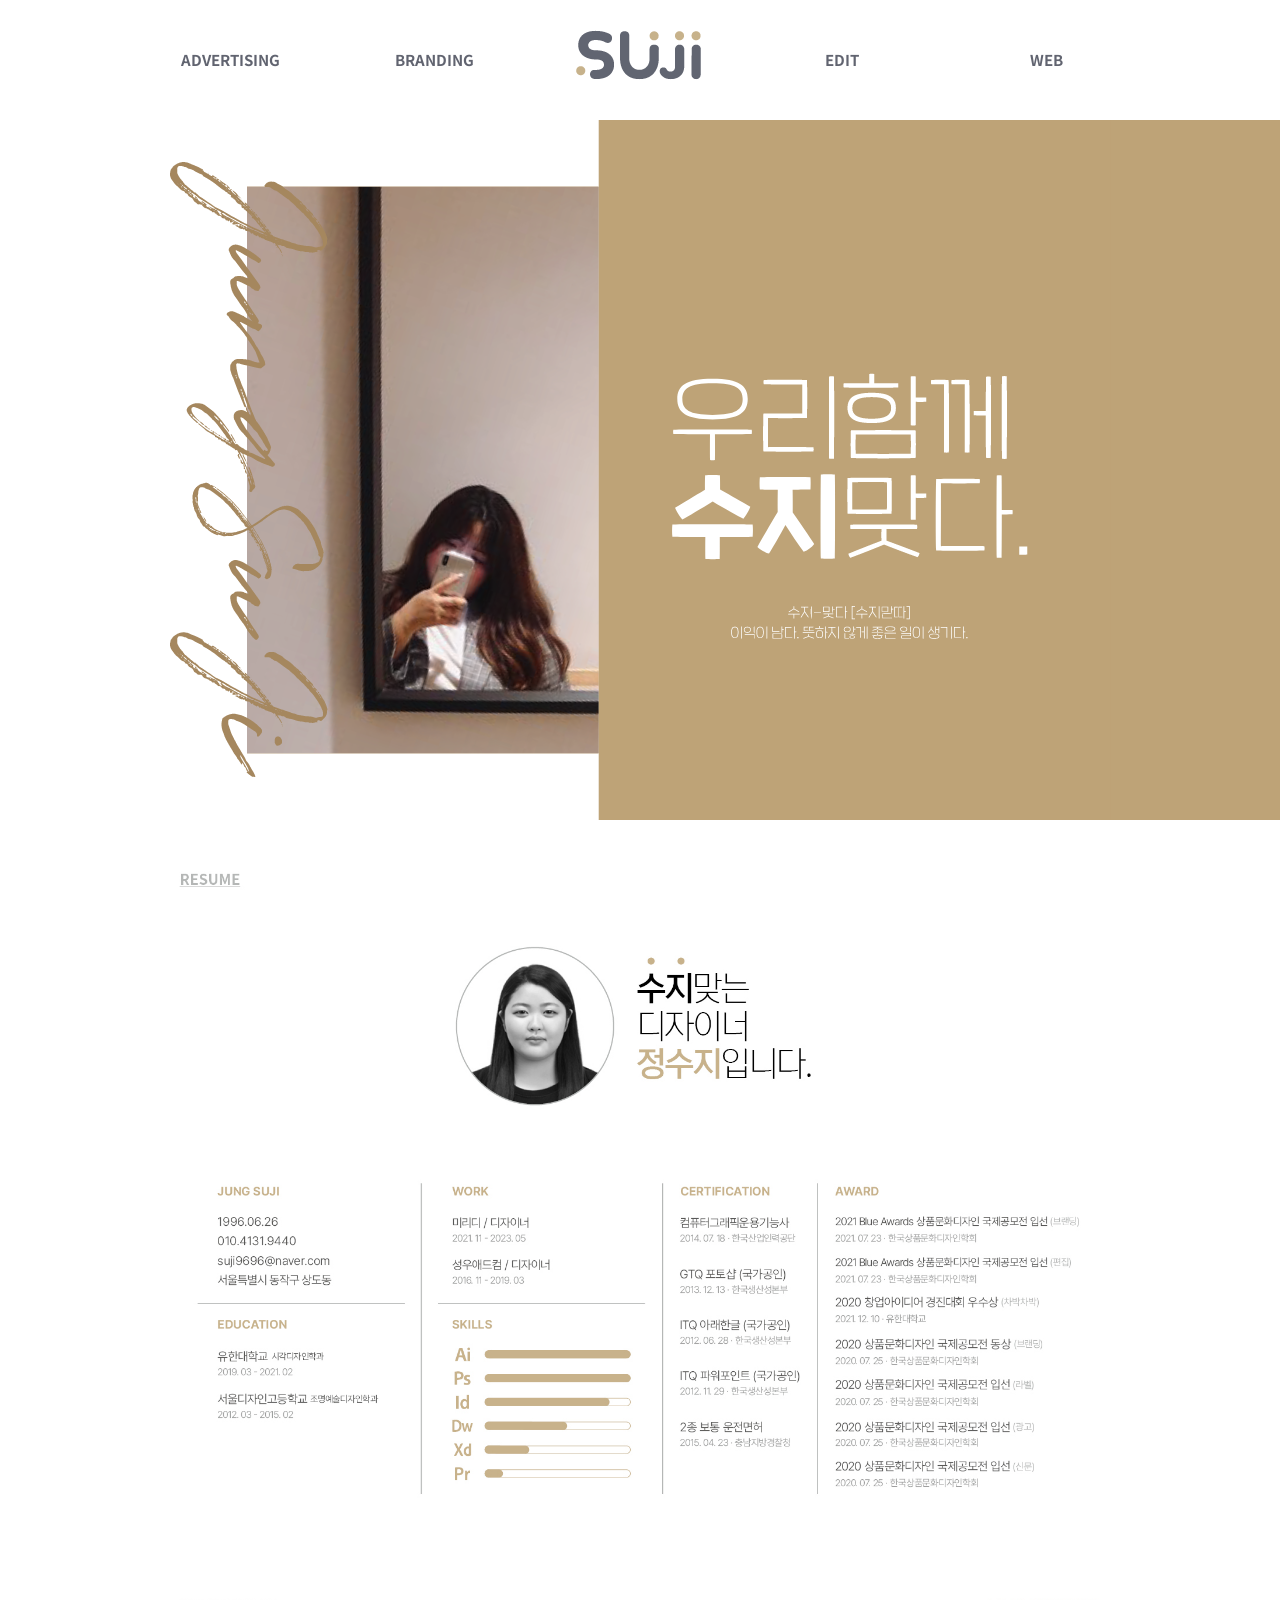
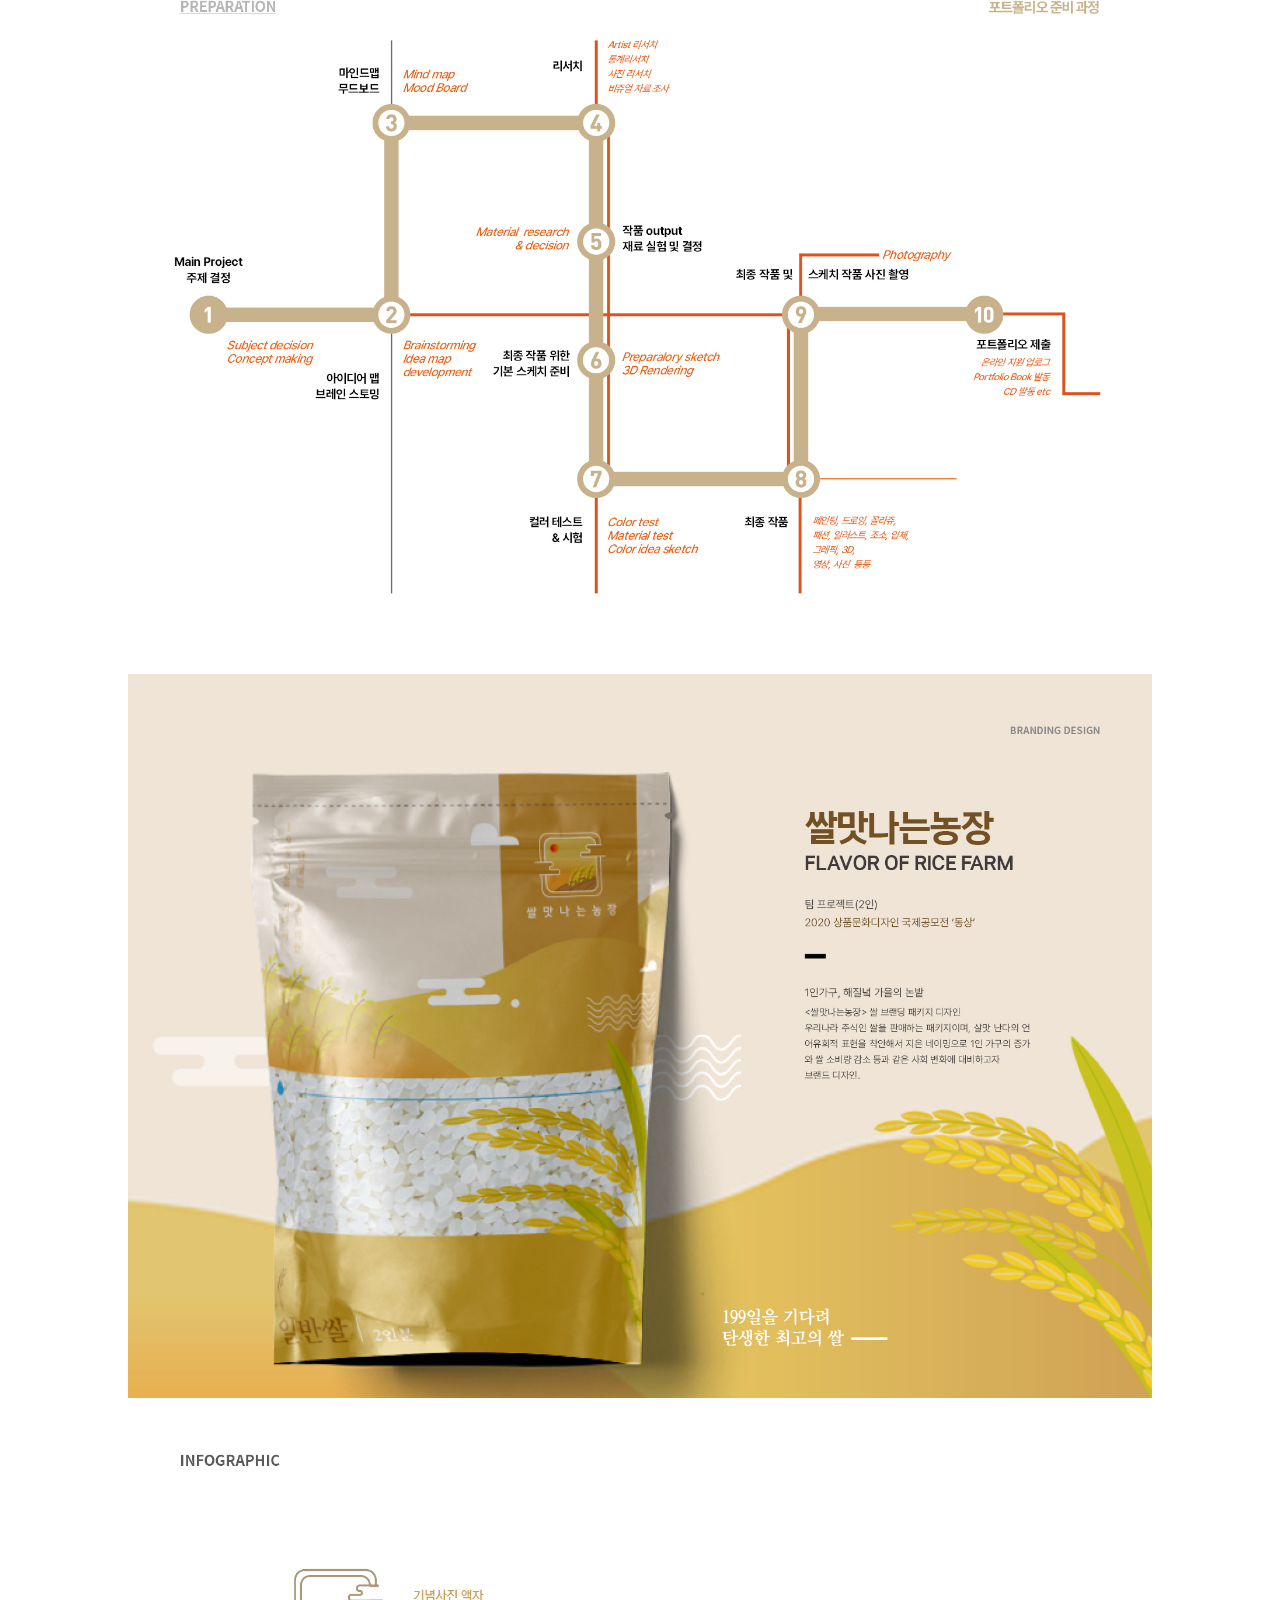
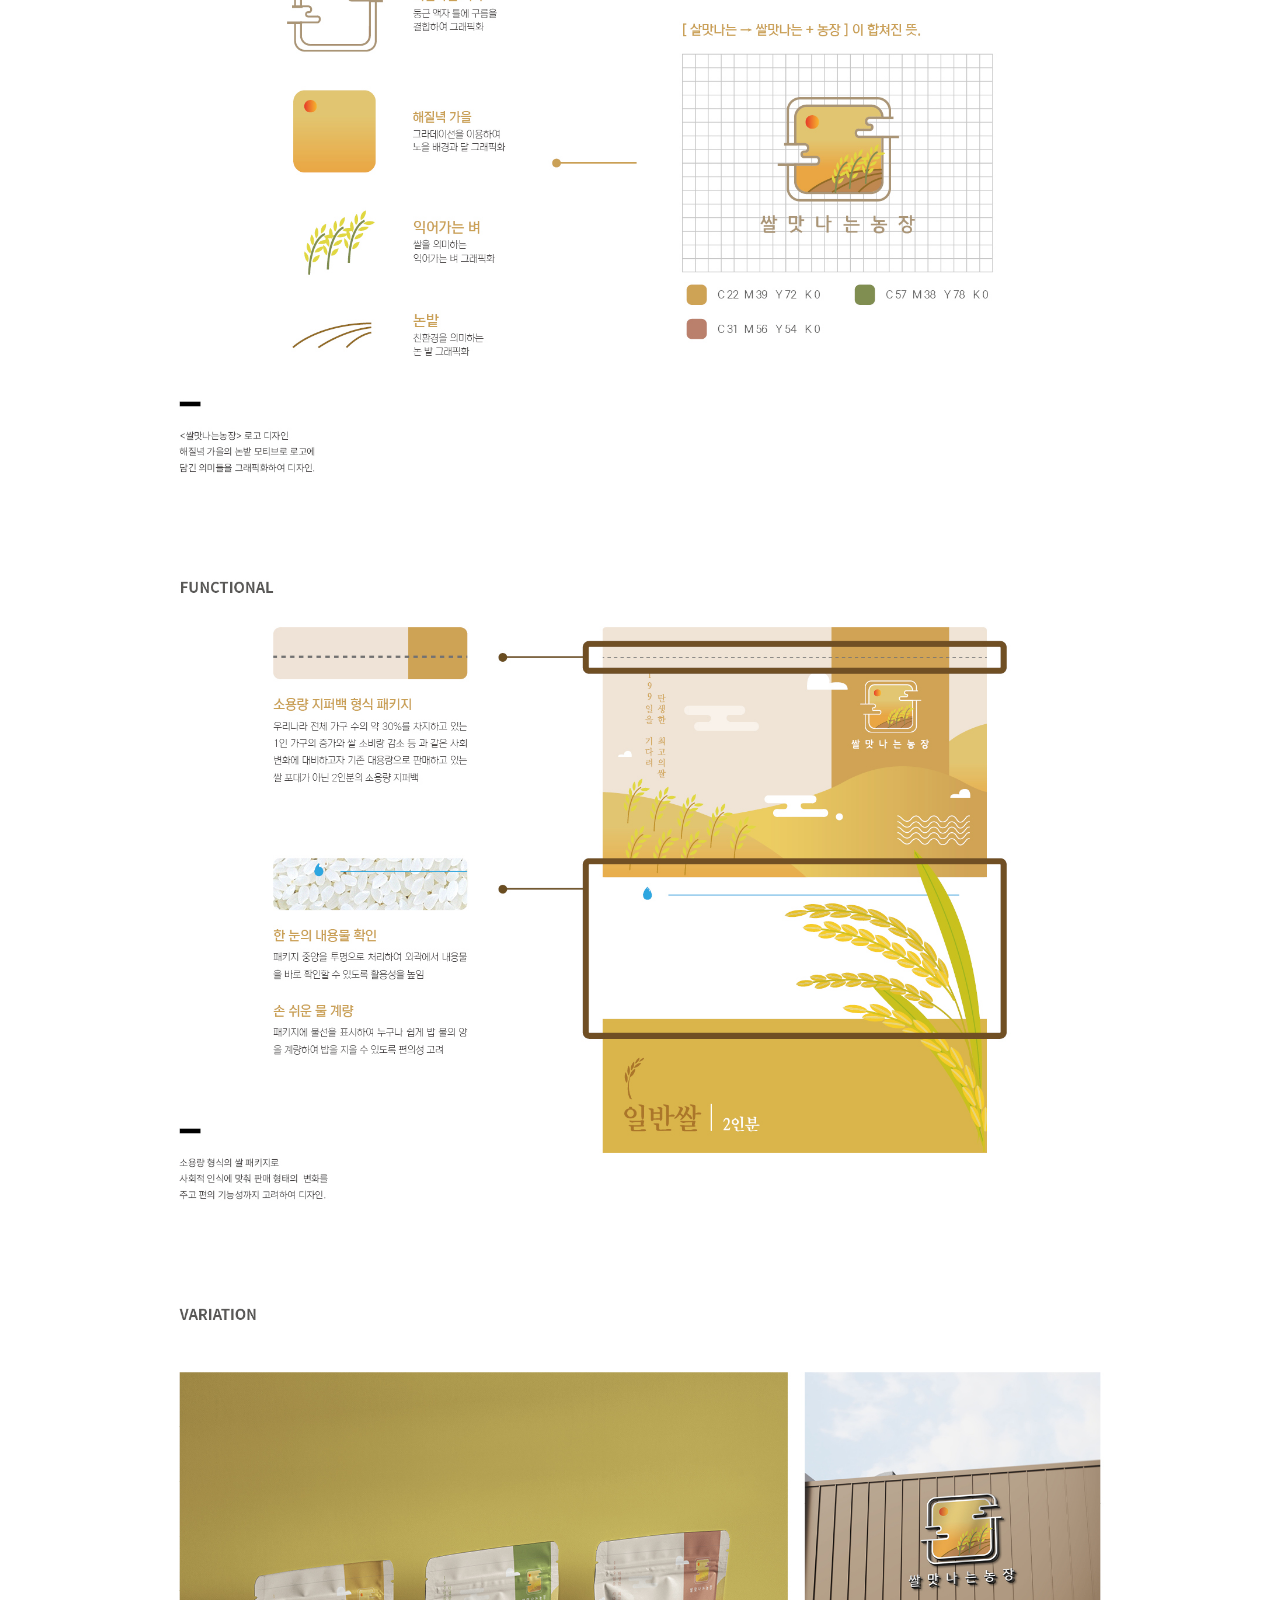
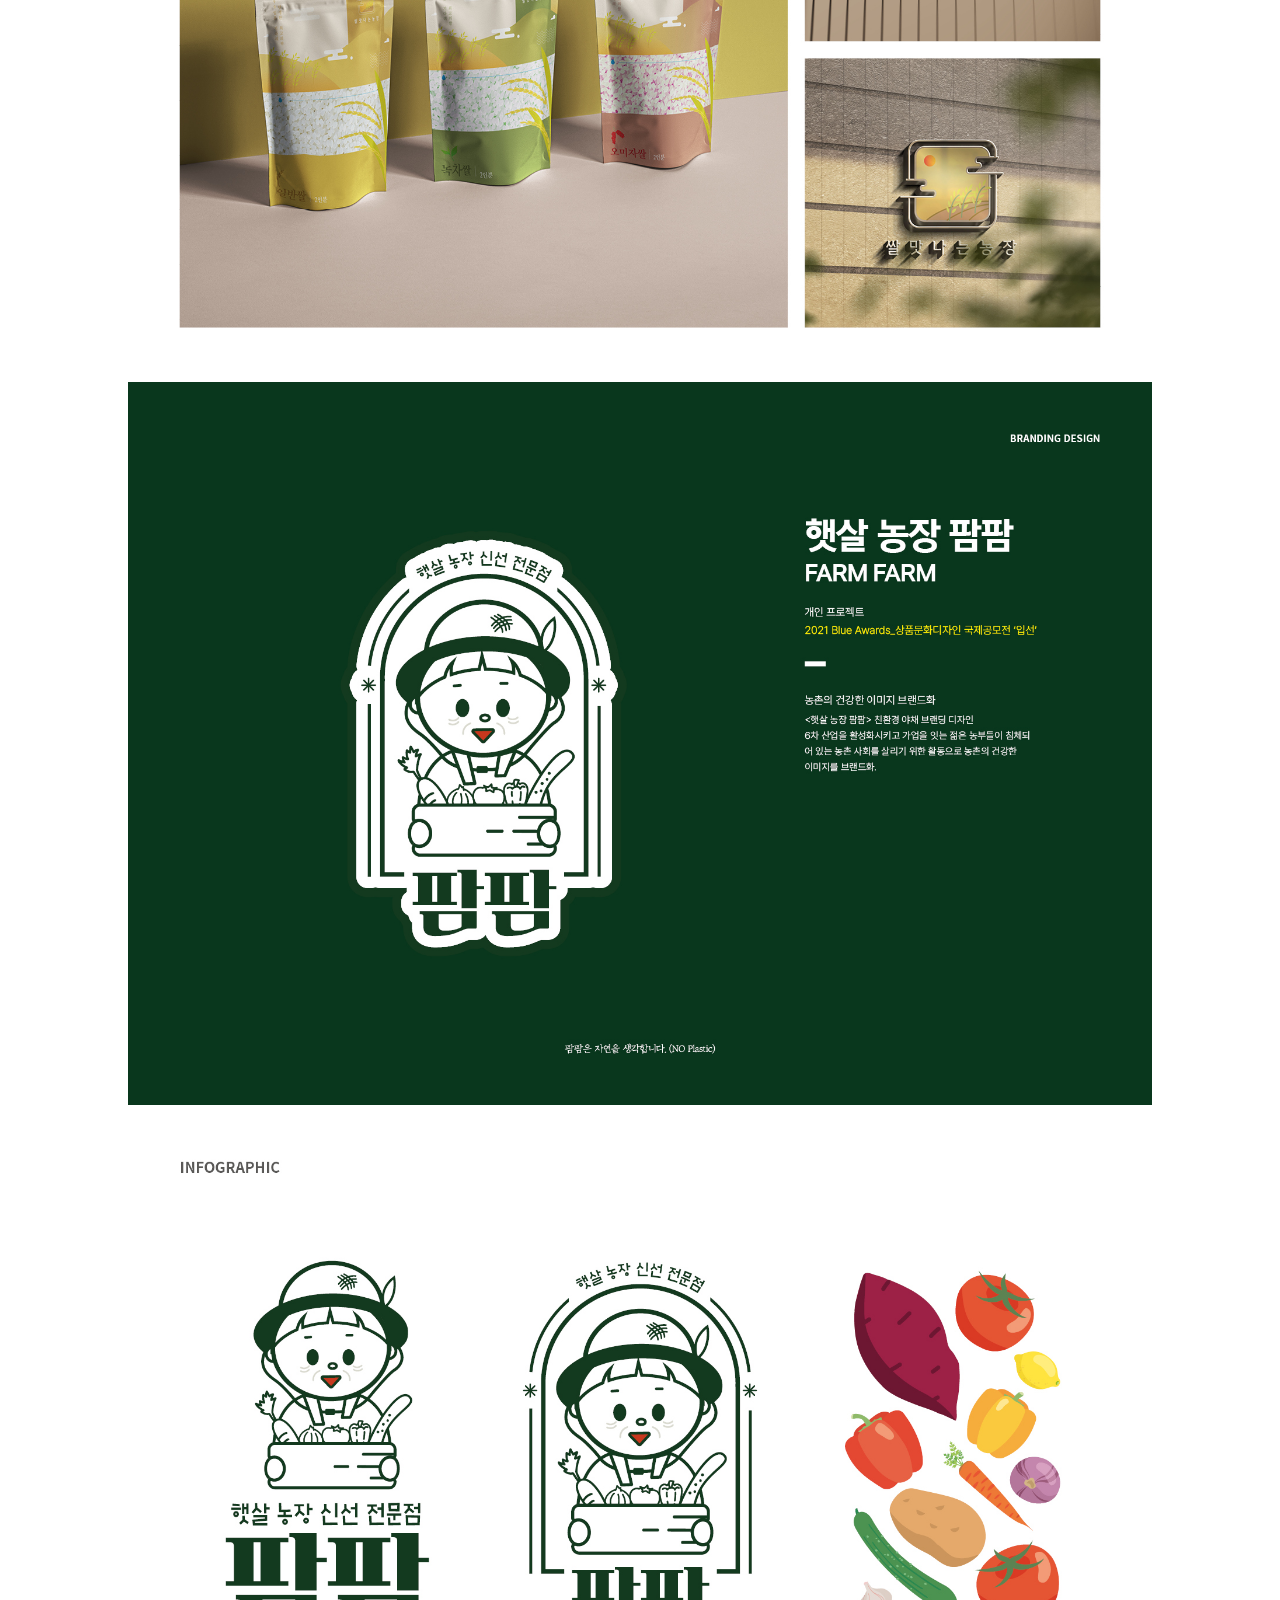
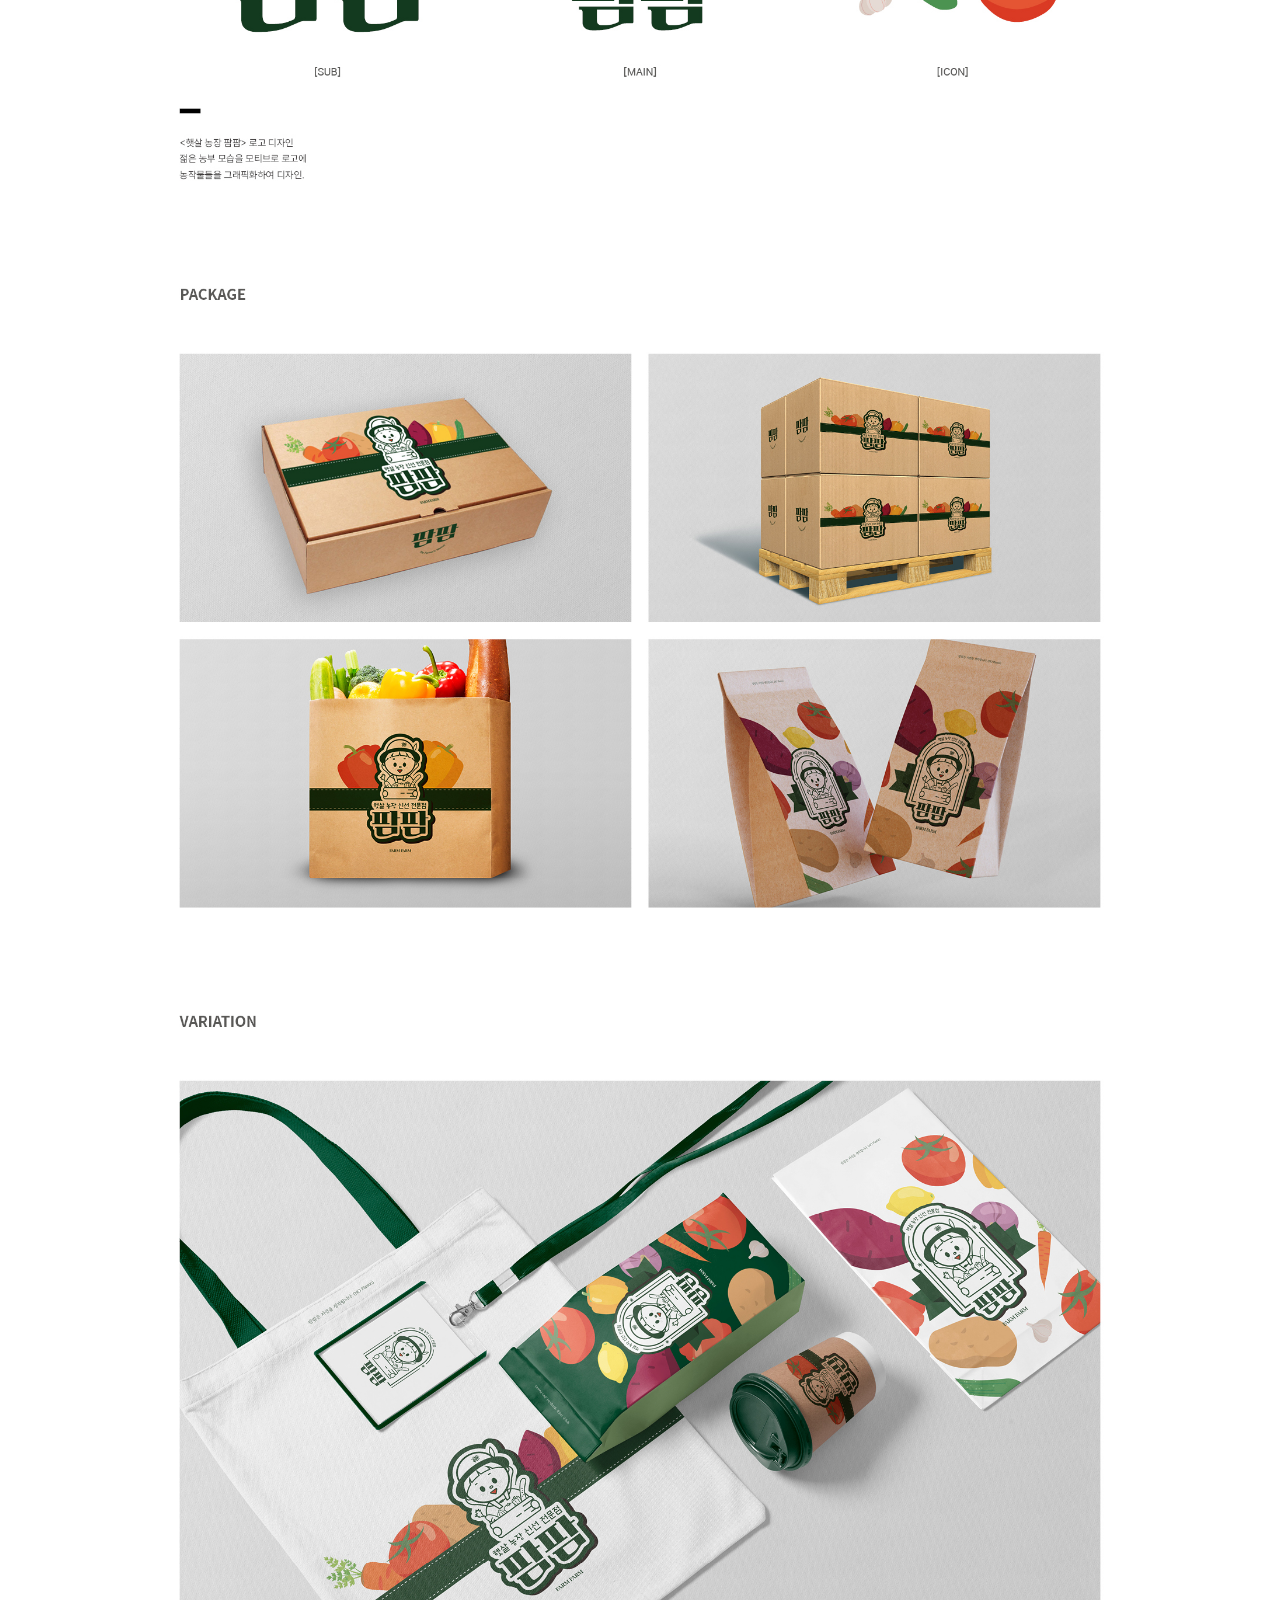
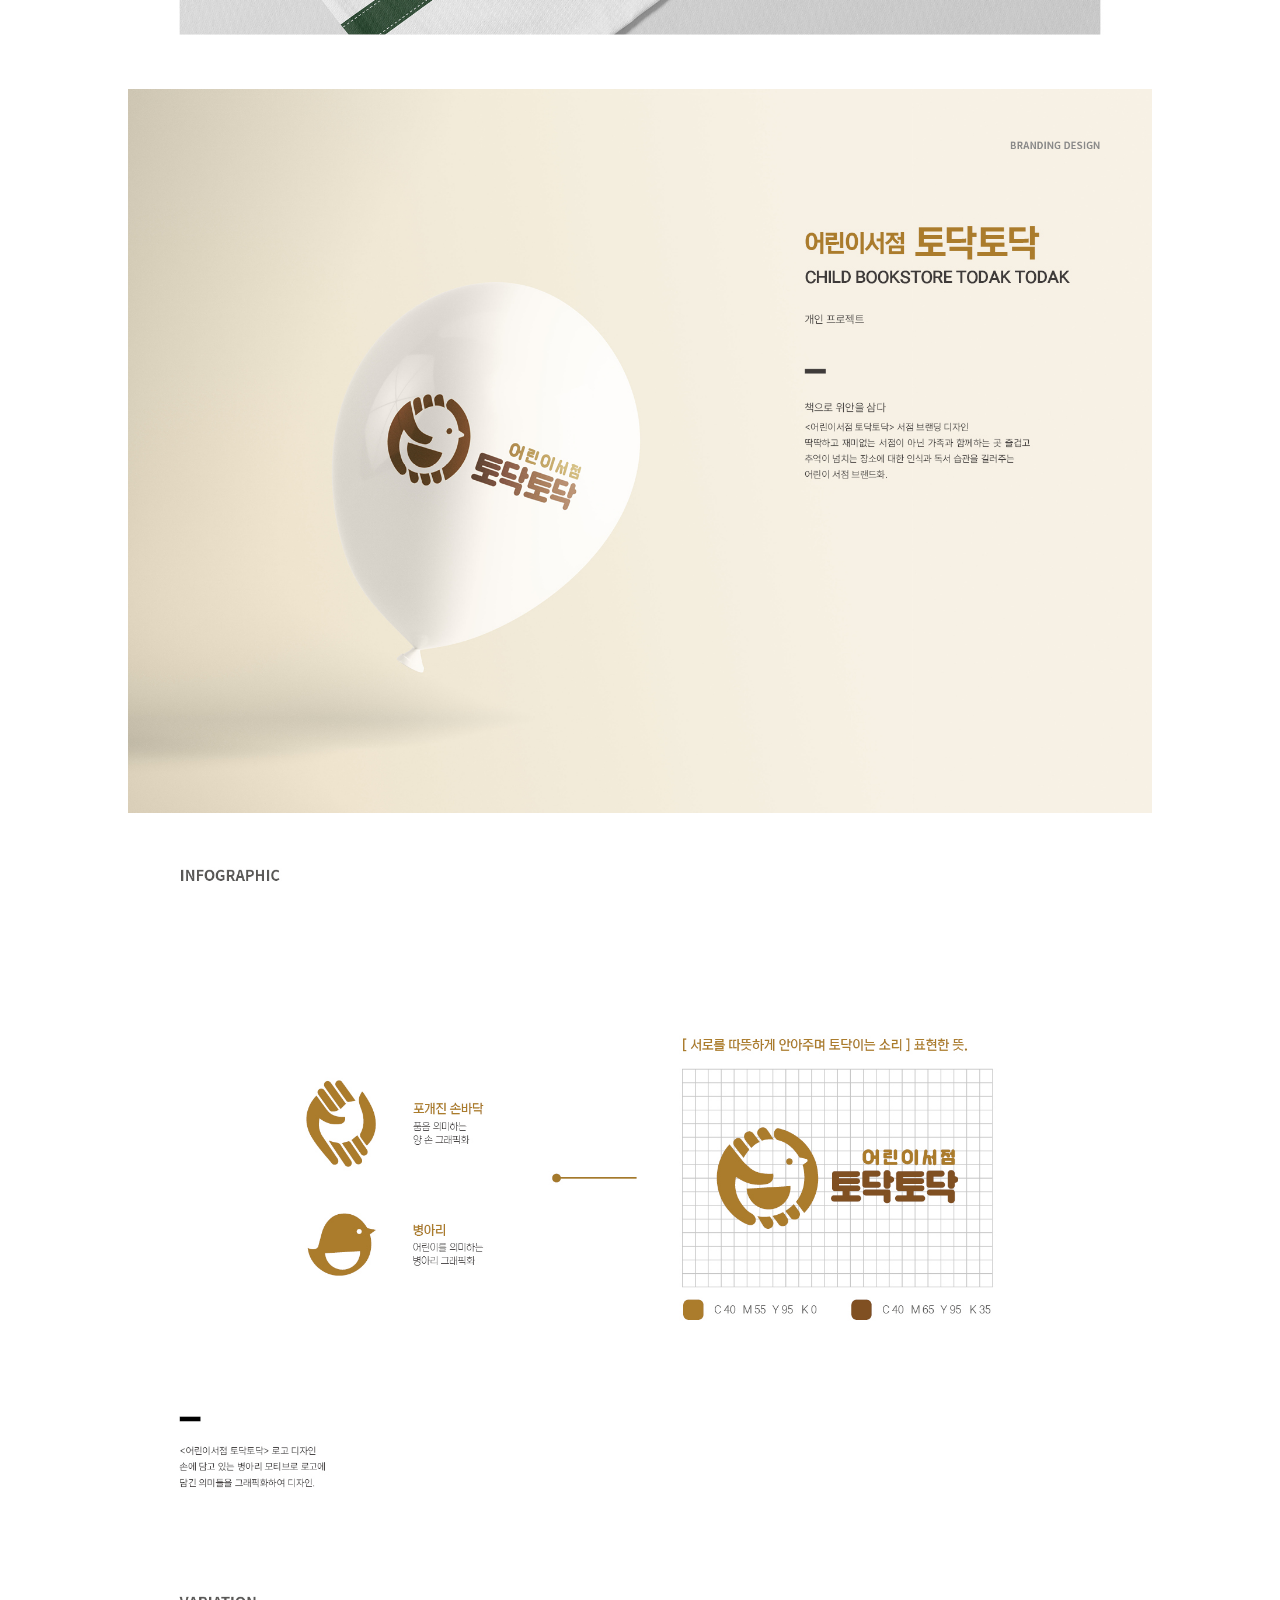
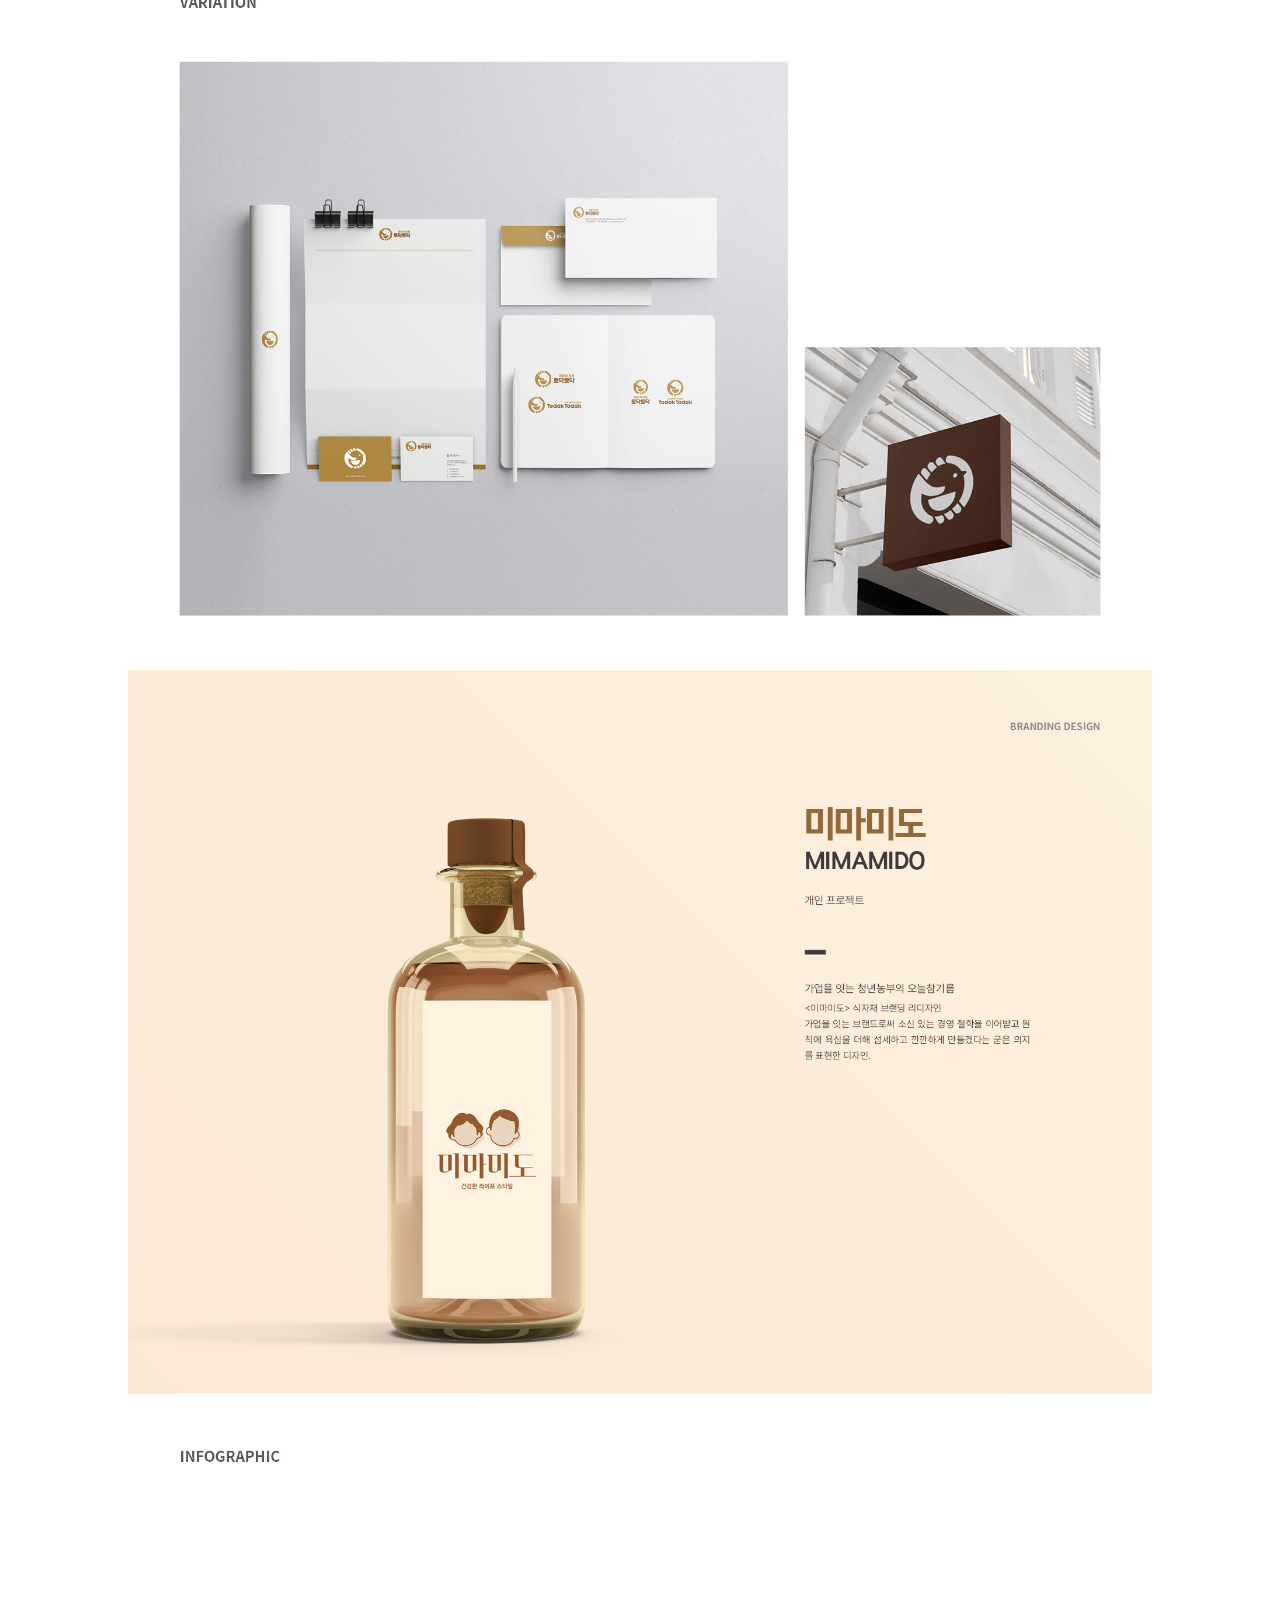
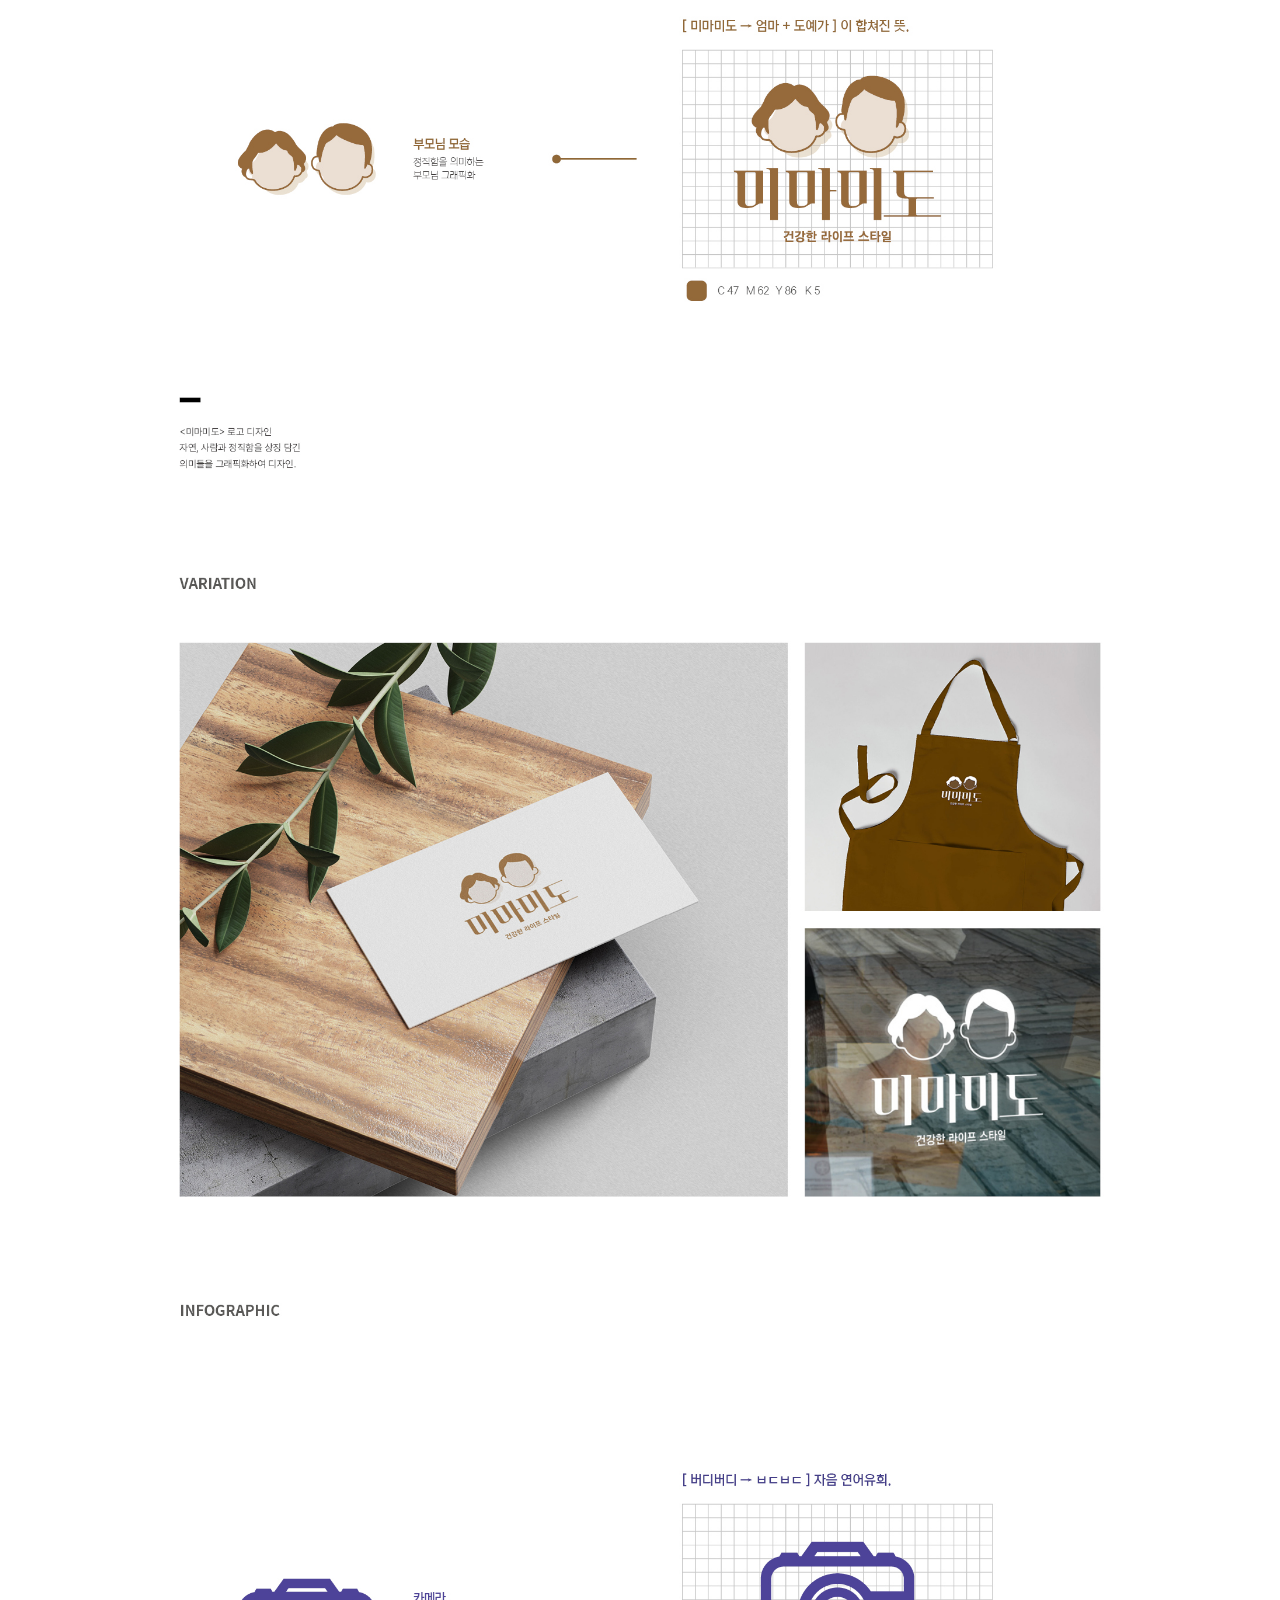
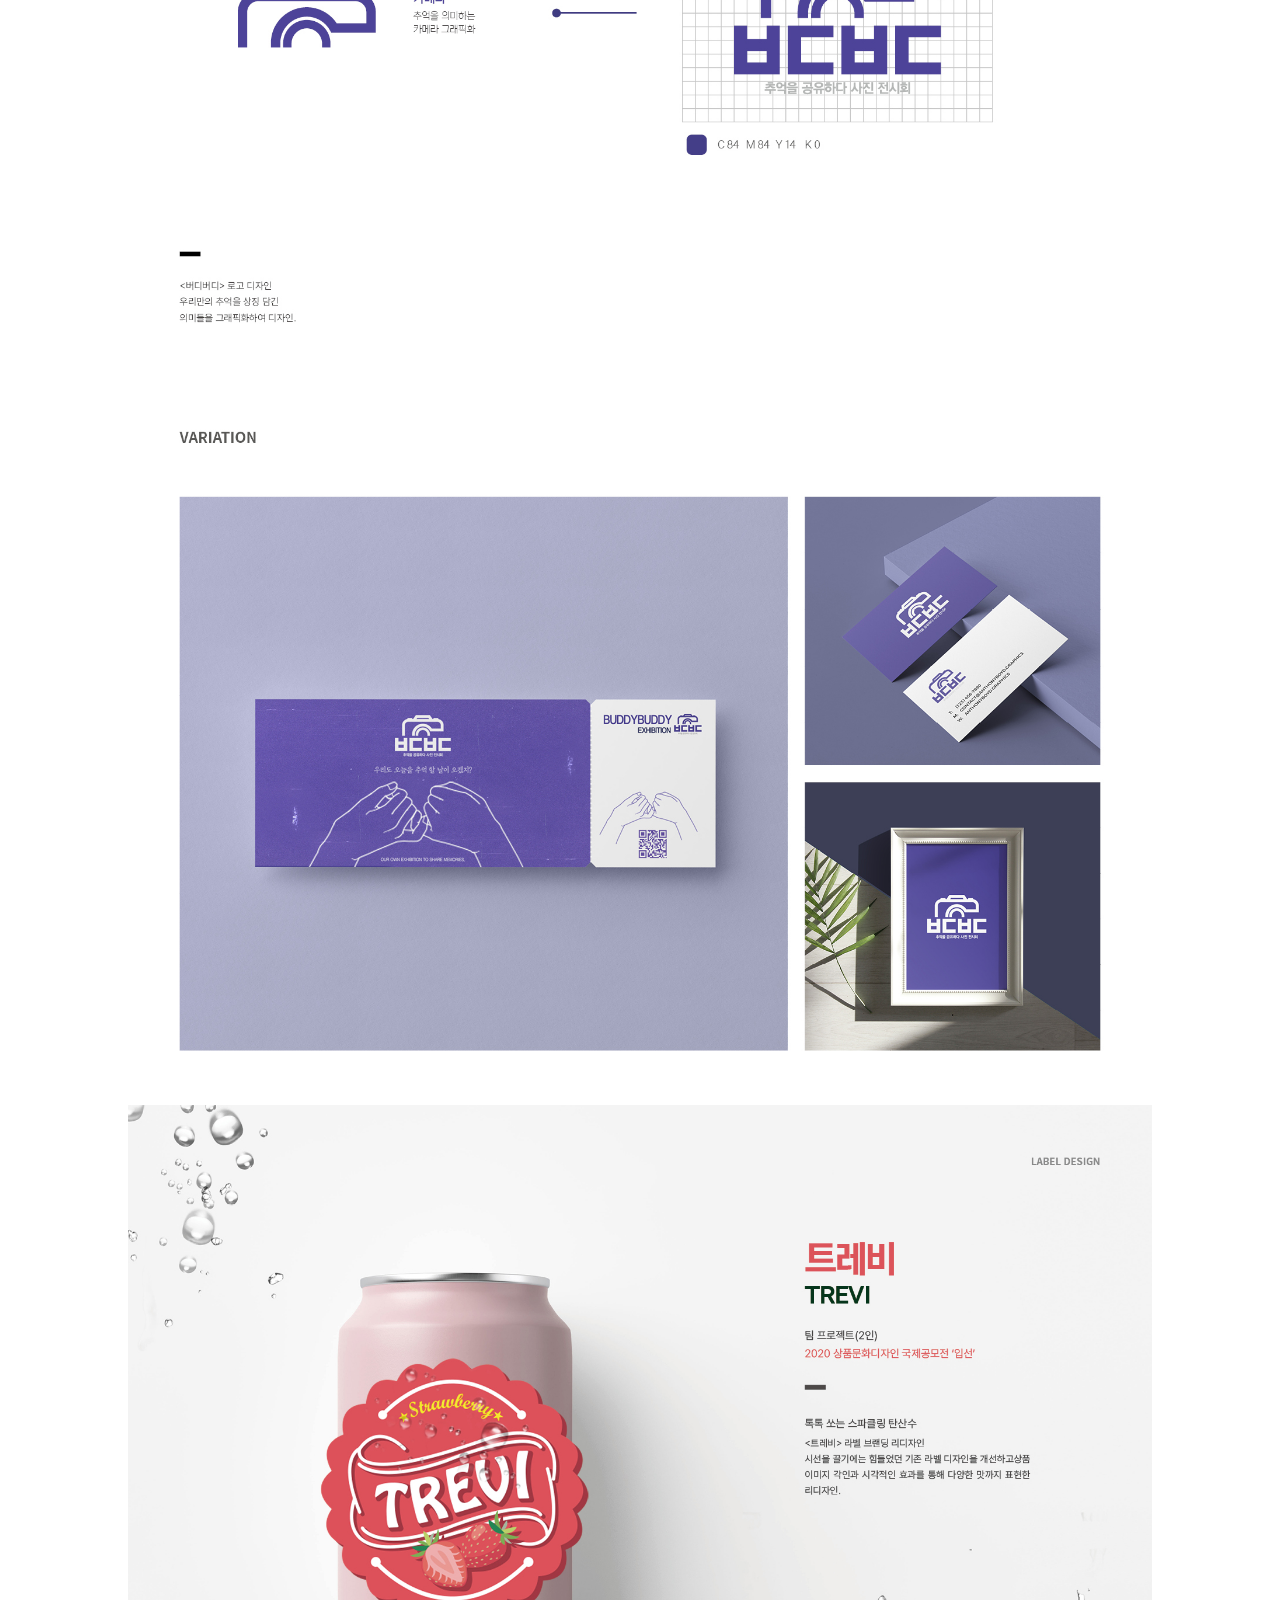
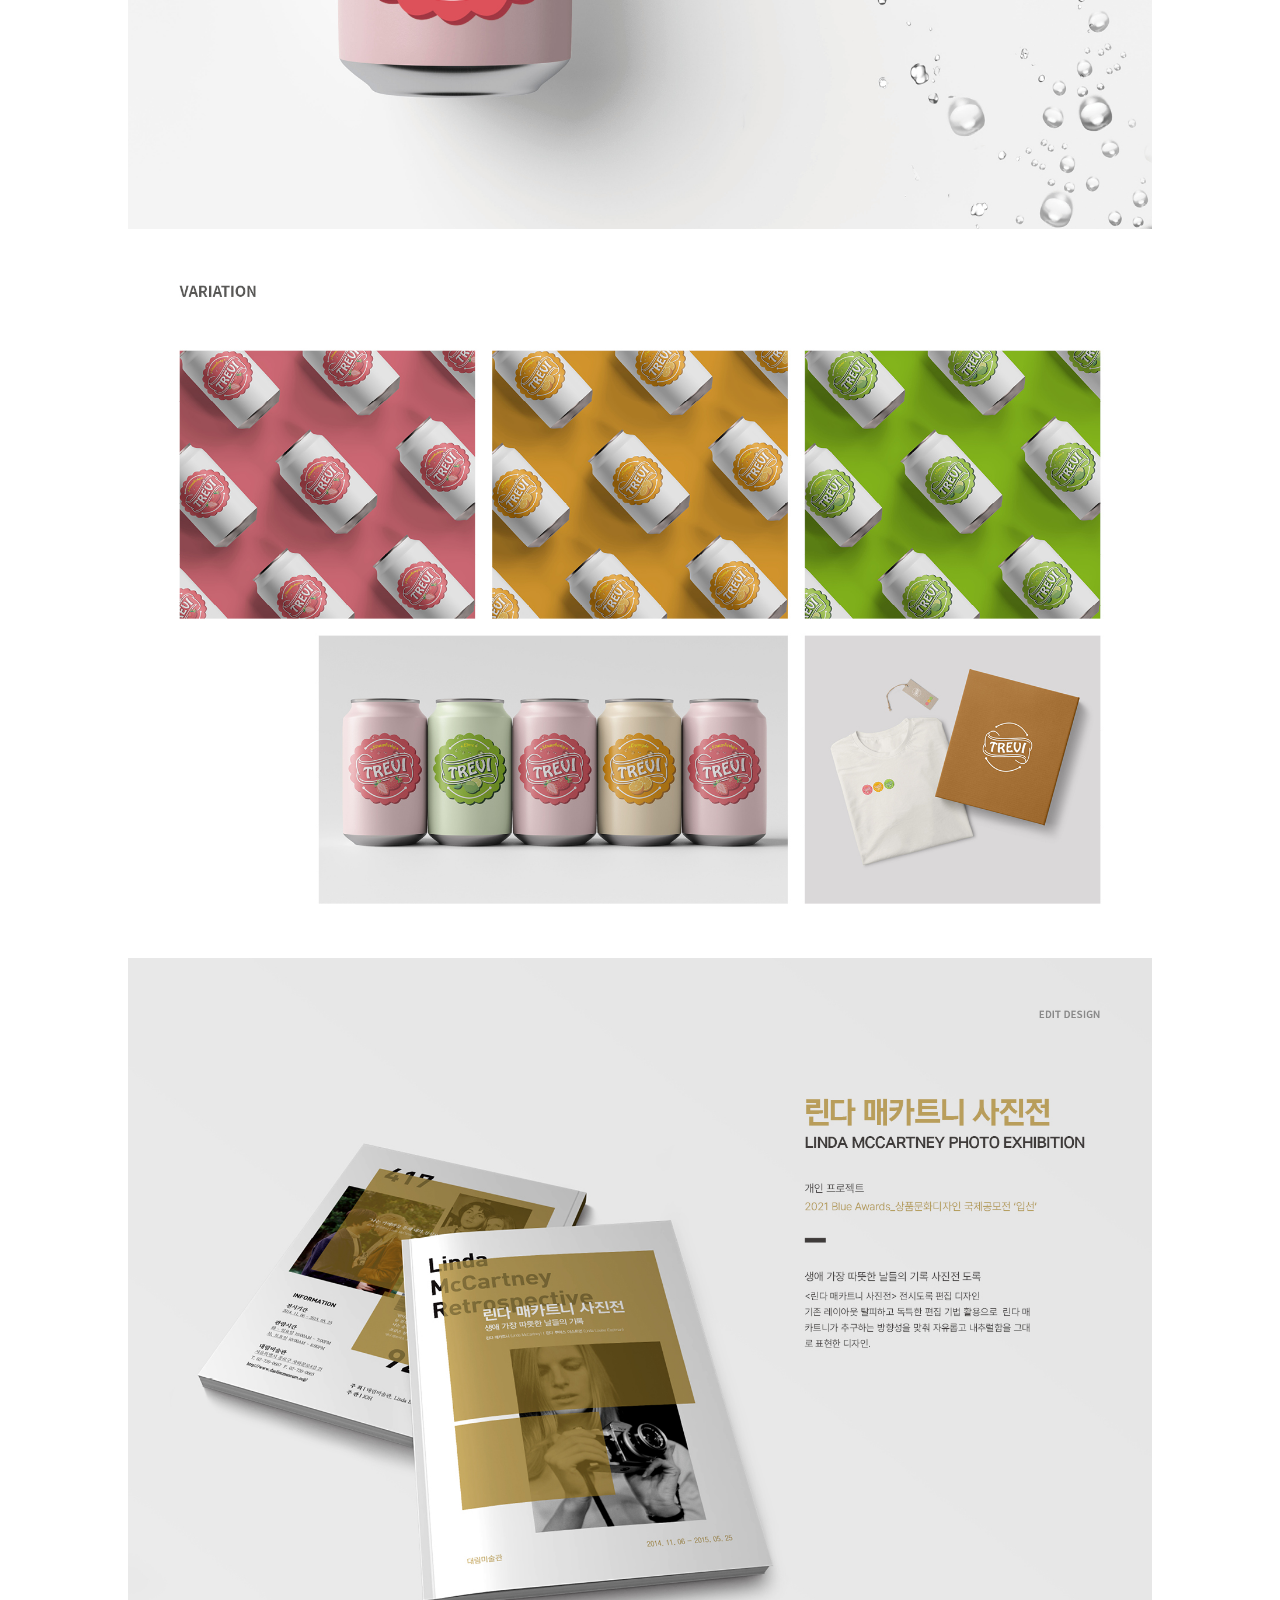
<file: index.html>
<!doctype html>
<html>
<head>
<meta charset="utf-8">
<title>SUJI_portfolio</title>
<!--외부스타일시트연결(link)-->
<link rel="stylesheet" href="css/style.css" type="text/css">
<link rel="preconnect" href="https://fonts.gstatic.com">
<link href="https://fonts.googleapis.com/css2?family=Lato:wght@300;400&family=Noto+Sans+KR:wght@400&display=swap" rel="stylesheet">
</head>


<body>
<div id="menubar">
	<header id="header"><!--메뉴바-->
	<div>
		<ul class="gnb">
			<li><a href="advertising.html">ADVERTISING</a></li>
			<li><a href="branding.html">BRANDING</a></li>
			<li><a href="index.html"><img src="img/logo.png" alt="로고"></a></li>
			<li><a href="edit.html">EDIT</a></li>
			<li><a href="web.html">WEB</a></li>
		</ul>
	</div>
	</header>
</div>

<div class="main"><!--메인비쥬얼-->
	<div id="visual">
		<img src="img/index/main.png" alt="메인이미지">
	</div>
</div>

<div id="container"><!--컨텐츠-->
	<div class="container_1">
		<img src="img/index/main_img (1).jpg" alt="이력">
		<img src="img/index/main_img (2).jpg" alt="준비과정">
		<img src="img/index/main_img (3).jpg" alt="작품">
		<img src="img/index/main_img (4).jpg" alt="작품">
		<img src="img/index/main_img (5).jpg" alt="작품">
		<img src="img/index/main_img (6).jpg" alt="작품">
		<img src="img/index/main_img (7).jpg" alt="작품">
		<img src="img/index/main_img (8).jpg" alt="작품">
		<img src="img/index/main_img (9).jpg" alt="작품">
		<img src="img/index/main_img (10).jpg" alt="작품">
		<img src="img/index/main_img (11).jpg" alt="작품">
		<img src="img/index/main_img (12).jpg" alt="작품">
		<img src="img/index/main_img (13).jpg" alt="작품">
		<img src="img/index/main_img (14).jpg" alt="작품">
		<img src="img/index/main_img (15).jpg" alt="작품">
		<img src="img/index/main_img (16).jpg" alt="작품">
		<img src="img/index/main_img (18).jpg" alt="작품">
		<img src="img/index/main_img (19).jpg" alt="작품">
		<img src="img/index/main_img (20).jpg" alt="작품">
		<img src="img/index/main_img (21).jpg" alt="작품">
		<img src="img/index/main_img (22).jpg" alt="작품">
		<img src="img/index/main_img (23).jpg" alt="작품">
		<img src="img/index/main_img (24).jpg" alt="작품">
		<img src="img/index/main_img (25).jpg" alt="작품">
		<img src="img/index/main_img (26).jpg" alt="작품">
		<img src="img/index/main_img (27).jpg" alt="작품">
		<img src="img/index/main_img (28).jpg" alt="작품">
		<img src="img/index/main_img (29).jpg" alt="작품">
		<img src="img/index/main_img (30).jpg" alt="작품">
		<img src="img/index/main_img (31).jpg" alt="작품">
		<img src="img/index/main_img (32).jpg" alt="작품">
		<img src="img/index/main_img (33).jpg" alt="작품">
		<img src="img/index/main_img (34).jpg" alt="작품">
		<img src="img/index/main_img (35).jpg" alt="작품">
		<img src="img/index/main_img (36).jpg" alt="작품">
		<img src="img/index/main_img (37).jpg" alt="작품">
		<img src="img/index/main_img (38).jpg" alt="작품">
		<img src="img/index/main_img (39).jpg" alt="작품">
		<img src="img/index/main_img (40).jpg" alt="작품">
		<img src="img/index/main_img (41).jpg" alt="작품">
		<img src="img/index/main_img (42).jpg" alt="작품">
		<img src="img/index/main_img (43).jpg" alt="작품">
		<img src="img/index/main_img (44).jpg" alt="작품">
		<img src="img/index/main_img (45).jpg" alt="작품">
		<img src="img/index/main_img (46).jpg" alt="작품">
		<img src="img/index/main_img (47).jpg" alt="작품">
		<img src="img/index/main_img (48).jpg" alt="작품">
		<img src="img/index/main_img (49).jpg" alt="작품">
	</div>
</div>

<div id="link"><!--sns연결-->
		<a href="https://open.kakao.com/o/su3KUHgd" rel="카카오톡"><img src="img/index/link.png"></a>
		<a href="mailto:suji9696@naver.com" rel="메일"><img src="img/index/link2.png"></a>
		<a href="https://www.instagram.com/bonanza.2g/" rel="인스타그램"><img src="img/index/link3.png"></a>
</div>

<footer id="footer"><!--푸터-->
		<address class="company">Copyright 2023 Suji, Jung. All Rights Reserved.</address>
</footer>

</body>
</html>
</file>
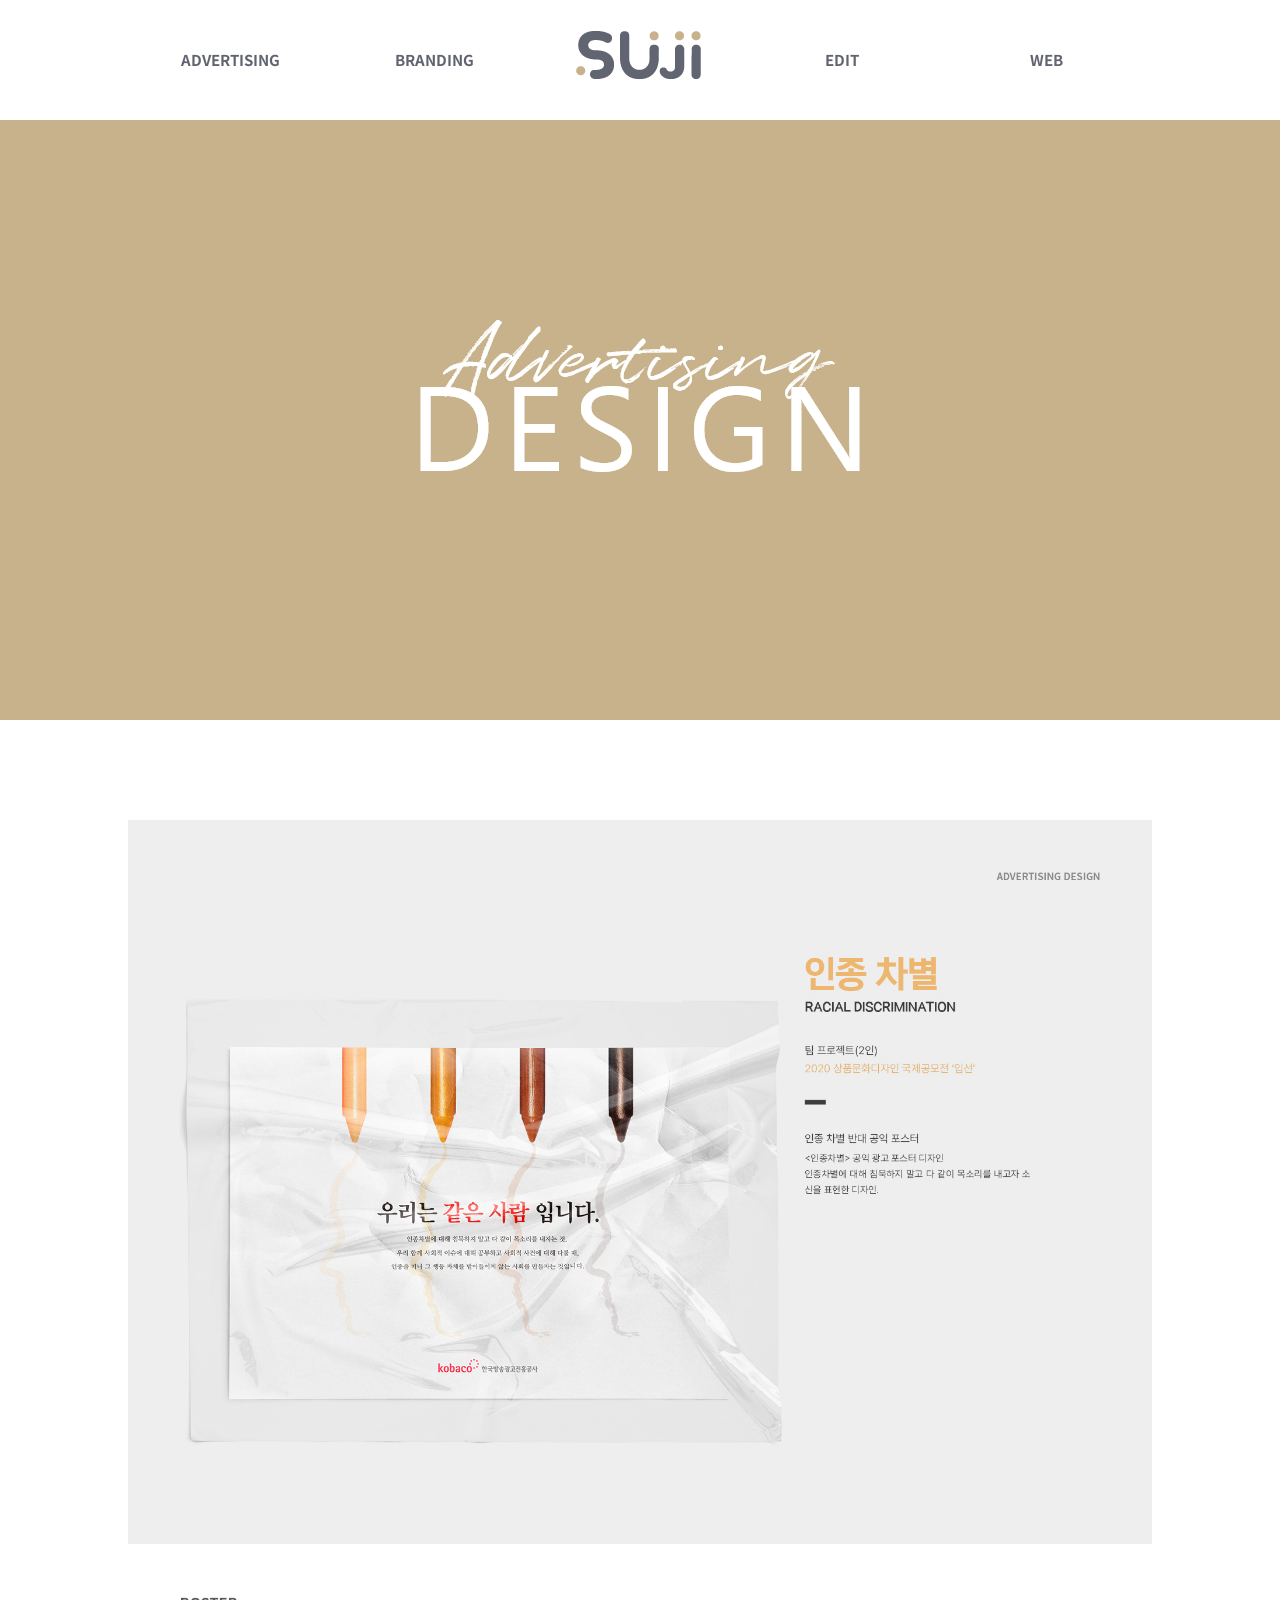
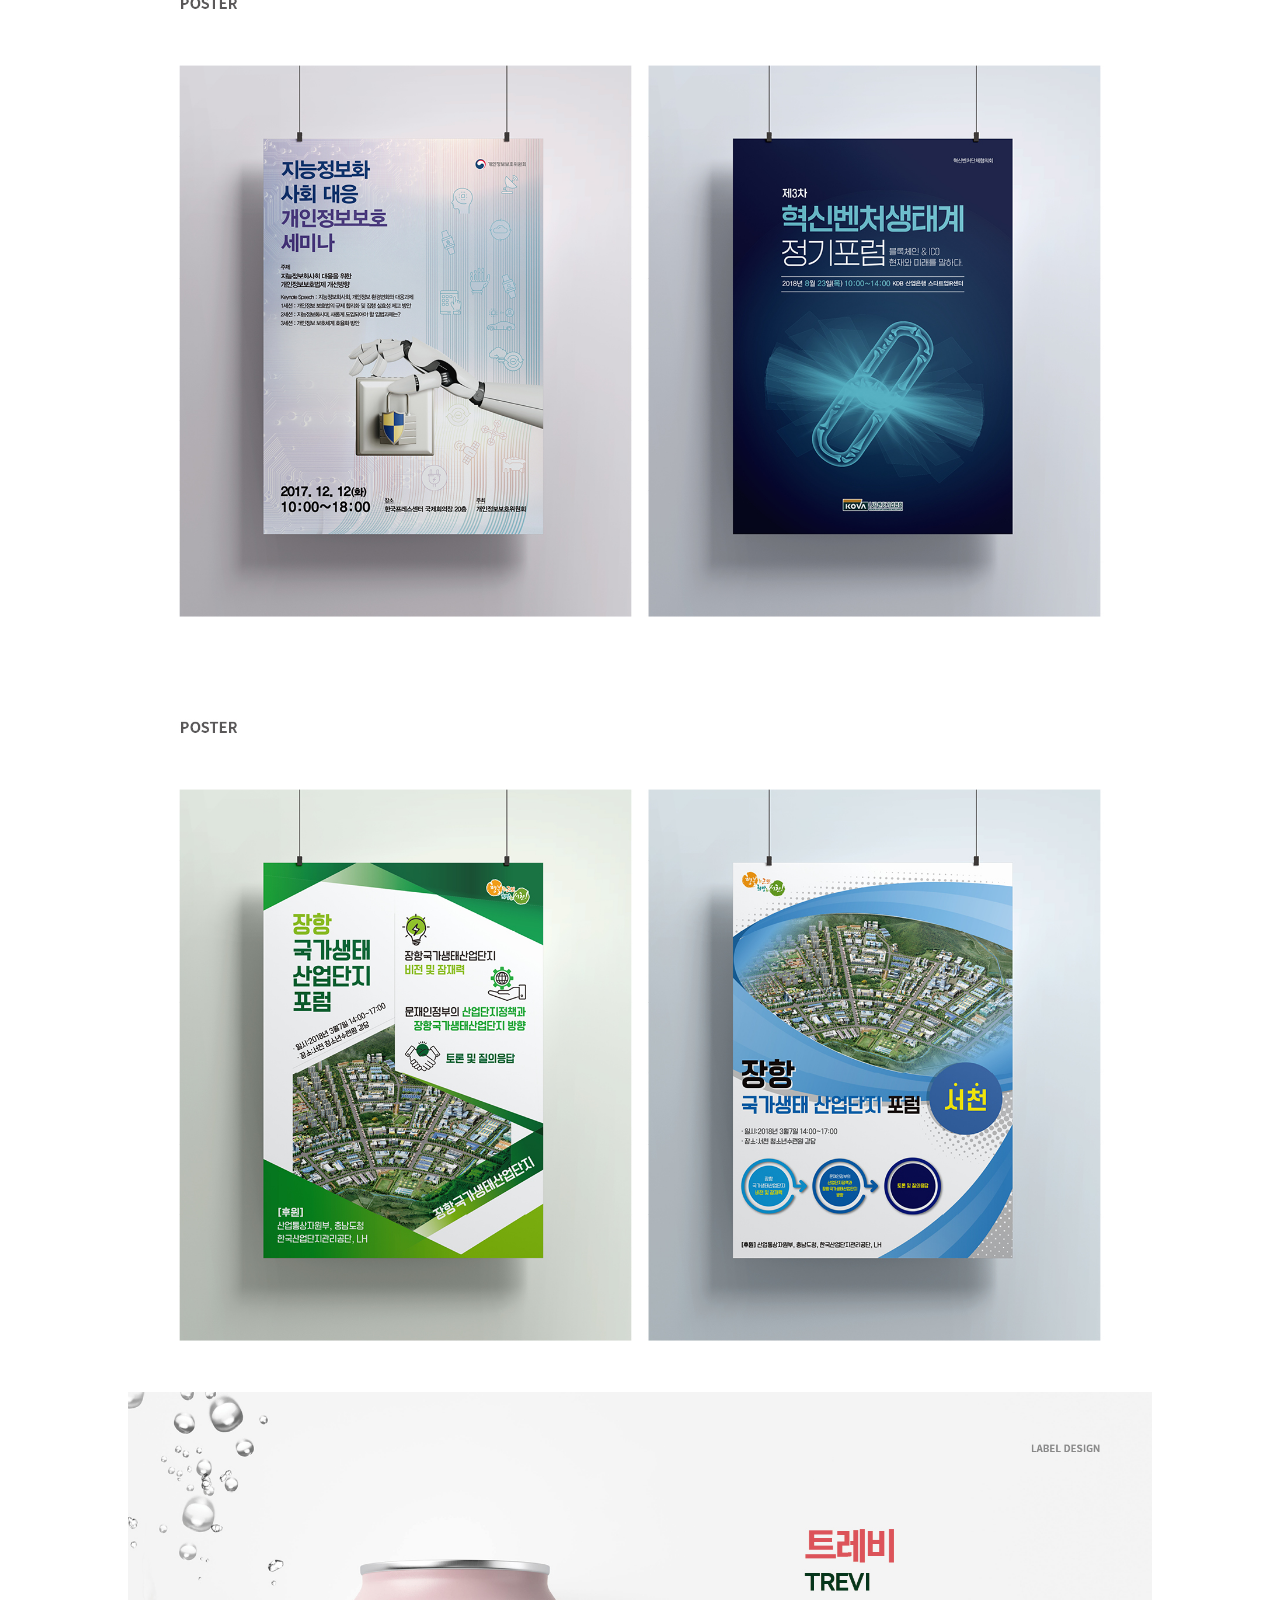
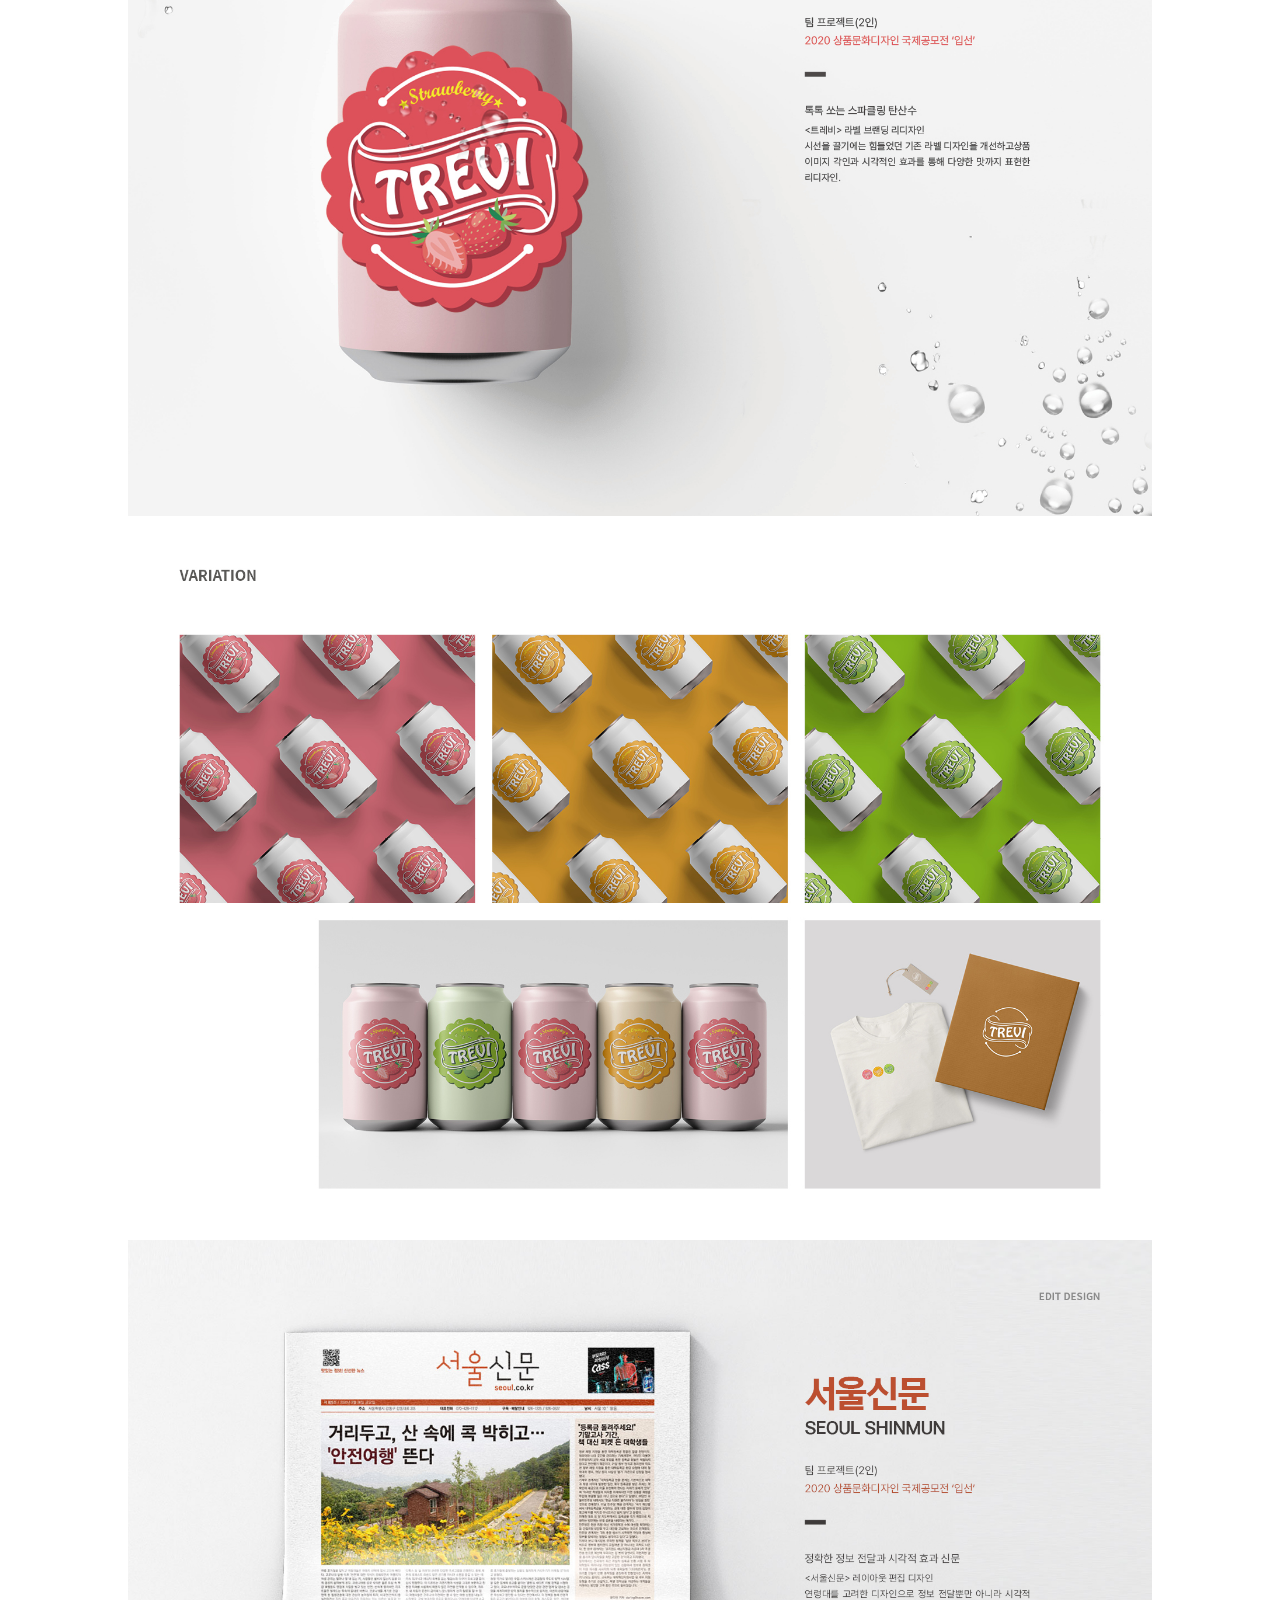
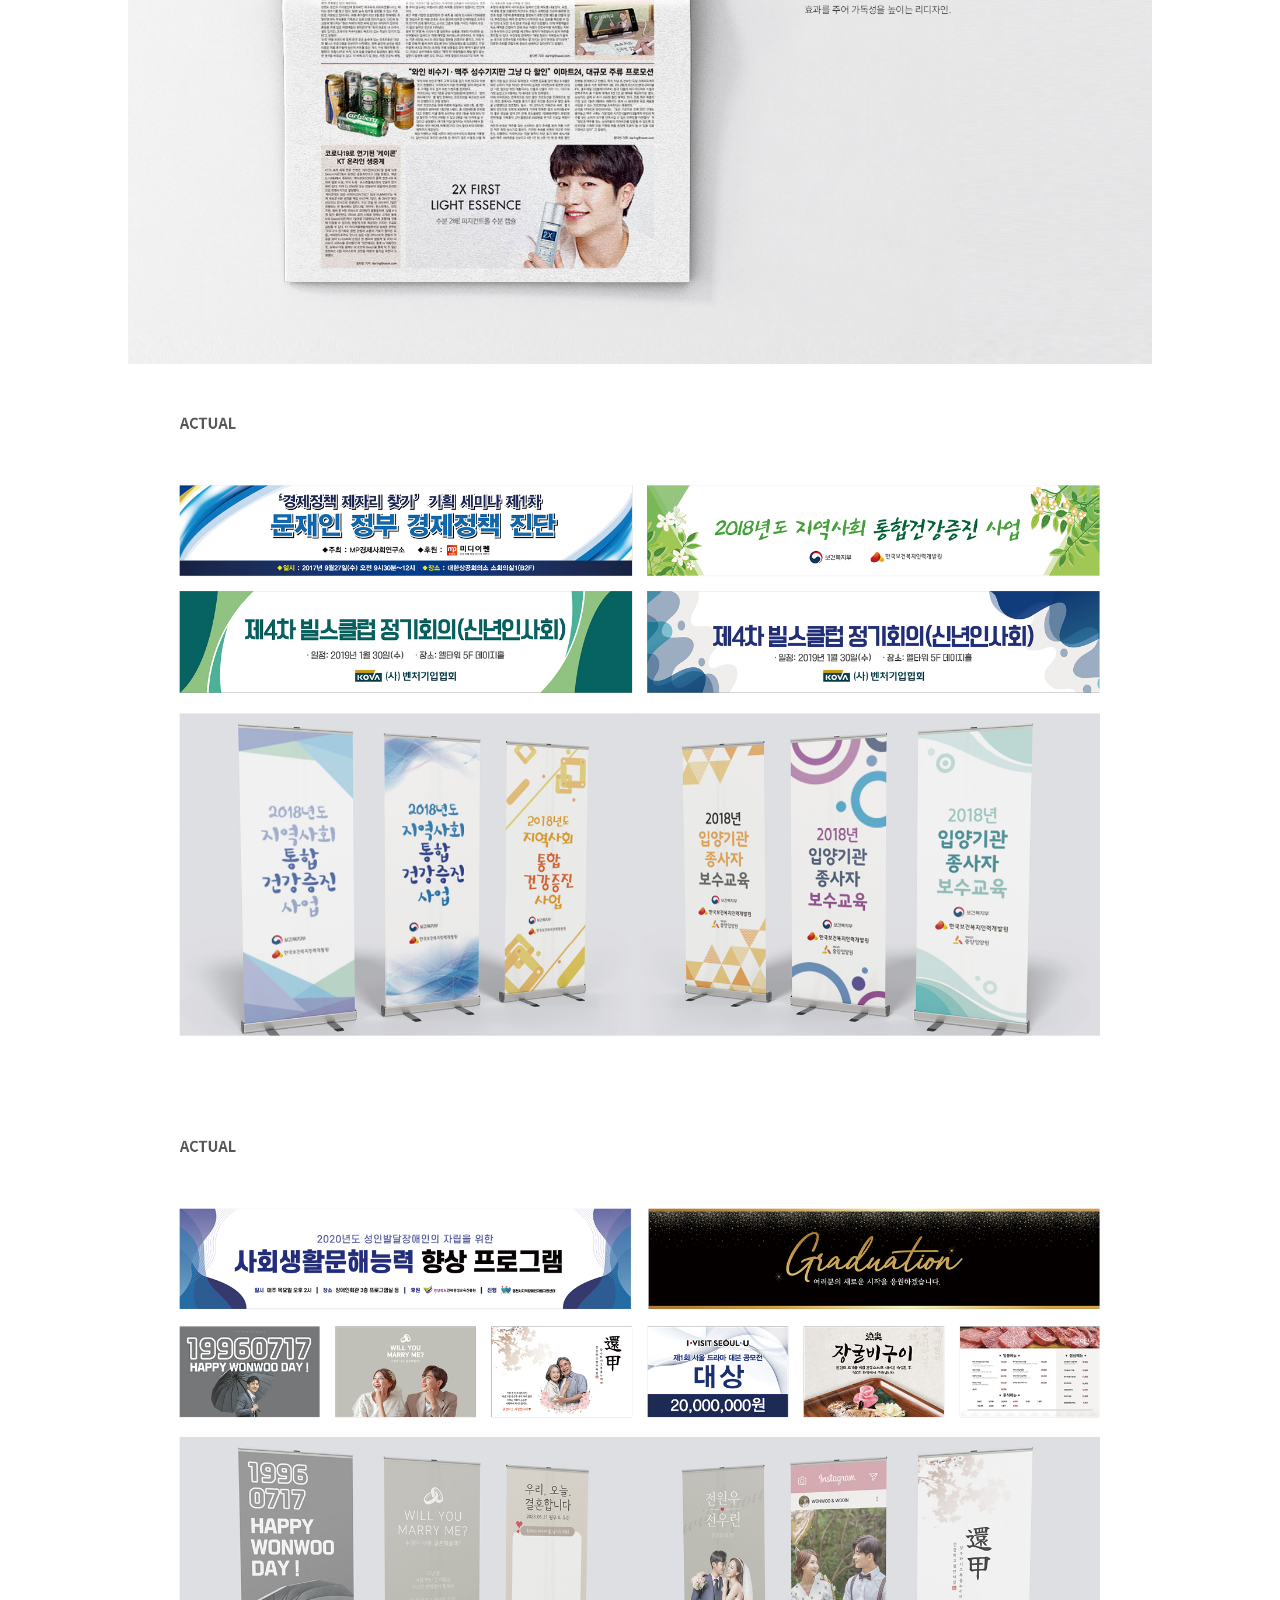
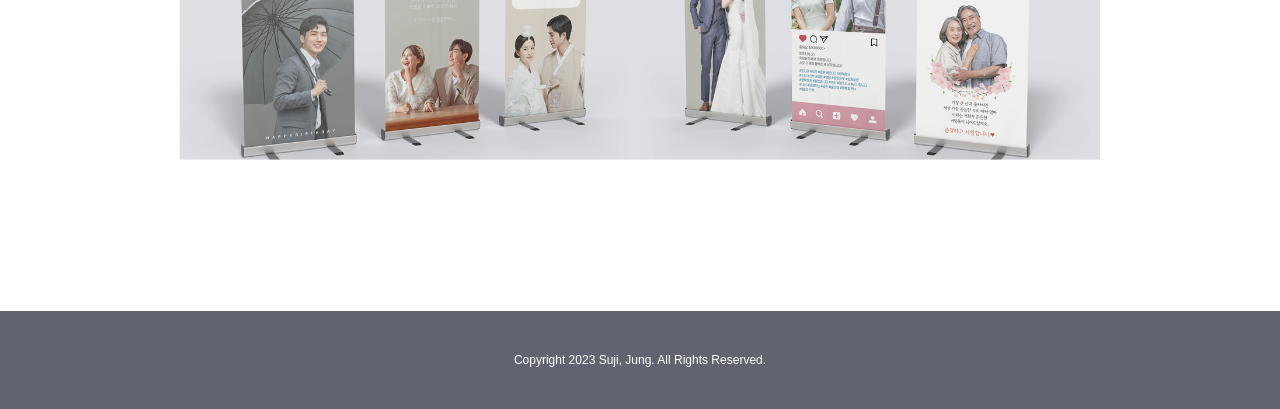
<file: advertising.html>
<!doctype html>
<html>
<head>
<meta charset="utf-8">
<title>SUJI_portfolio</title>
<!--외부스타일시트연결(link)-->
<link rel="stylesheet" href="css/style.css" type="text/css">
<link rel="preconnect" href="https://fonts.gstatic.com">
<link href="https://fonts.googleapis.com/css2?family=Lato:wght@300;400&family=Noto+Sans+KR:wght@400&display=swap" rel="stylesheet">
</head>

<body>
<div id="menubar">
	<header id="header"><!--메뉴바-->
	<div>
		<ul class="gnb">
			<li><a href="advertising.html">ADVERTISING</a></li>
			<li><a href="branding.html">BRANDING</a></li>
			<li><a href="index.html"><img src="img/logo.png" alt="로고"></a></li>
			<li><a href="edit.html">EDIT</a></li>
			<li><a href="web.html">WEB</a></li>
		</ul>
	</div>
	</header>
</div>

<div class="main1"><!--메인비쥬얼-->
	<div id="visual1">
		<img src="img/advertising/sub1_main.png" alt="메인이미지">
	</div>
</div>

<div id="container_sub"><!--컨텐츠-->
	<div class="container_sub1">
		<img src="img/advertising/sub1 (1).jpg" alt="광고디자인">
		<img src="img/advertising/sub1 (2).jpg" alt="광고디자인">
		<img src="img/advertising/sub1 (3).jpg" alt="광고디자인">
		<img src="img/advertising/sub1 (4).jpg" alt="광고디자인">
		<img src="img/advertising/sub1 (5).jpg" alt="광고디자인">
		<img src="img/advertising/sub1 (6).jpg" alt="광고디자인">
		<img src="img/advertising/sub1 (7).jpg" alt="광고디자인">
		<img src="img/advertising/sub1 (8).jpg" alt="광고디자인">
	</div>
</div>

<footer id="footer"><!--푸터-->
		<address class="company">Copyright 2023 Suji, Jung. All Rights Reserved.</address>
</footer>

</body>
</html>
</file>
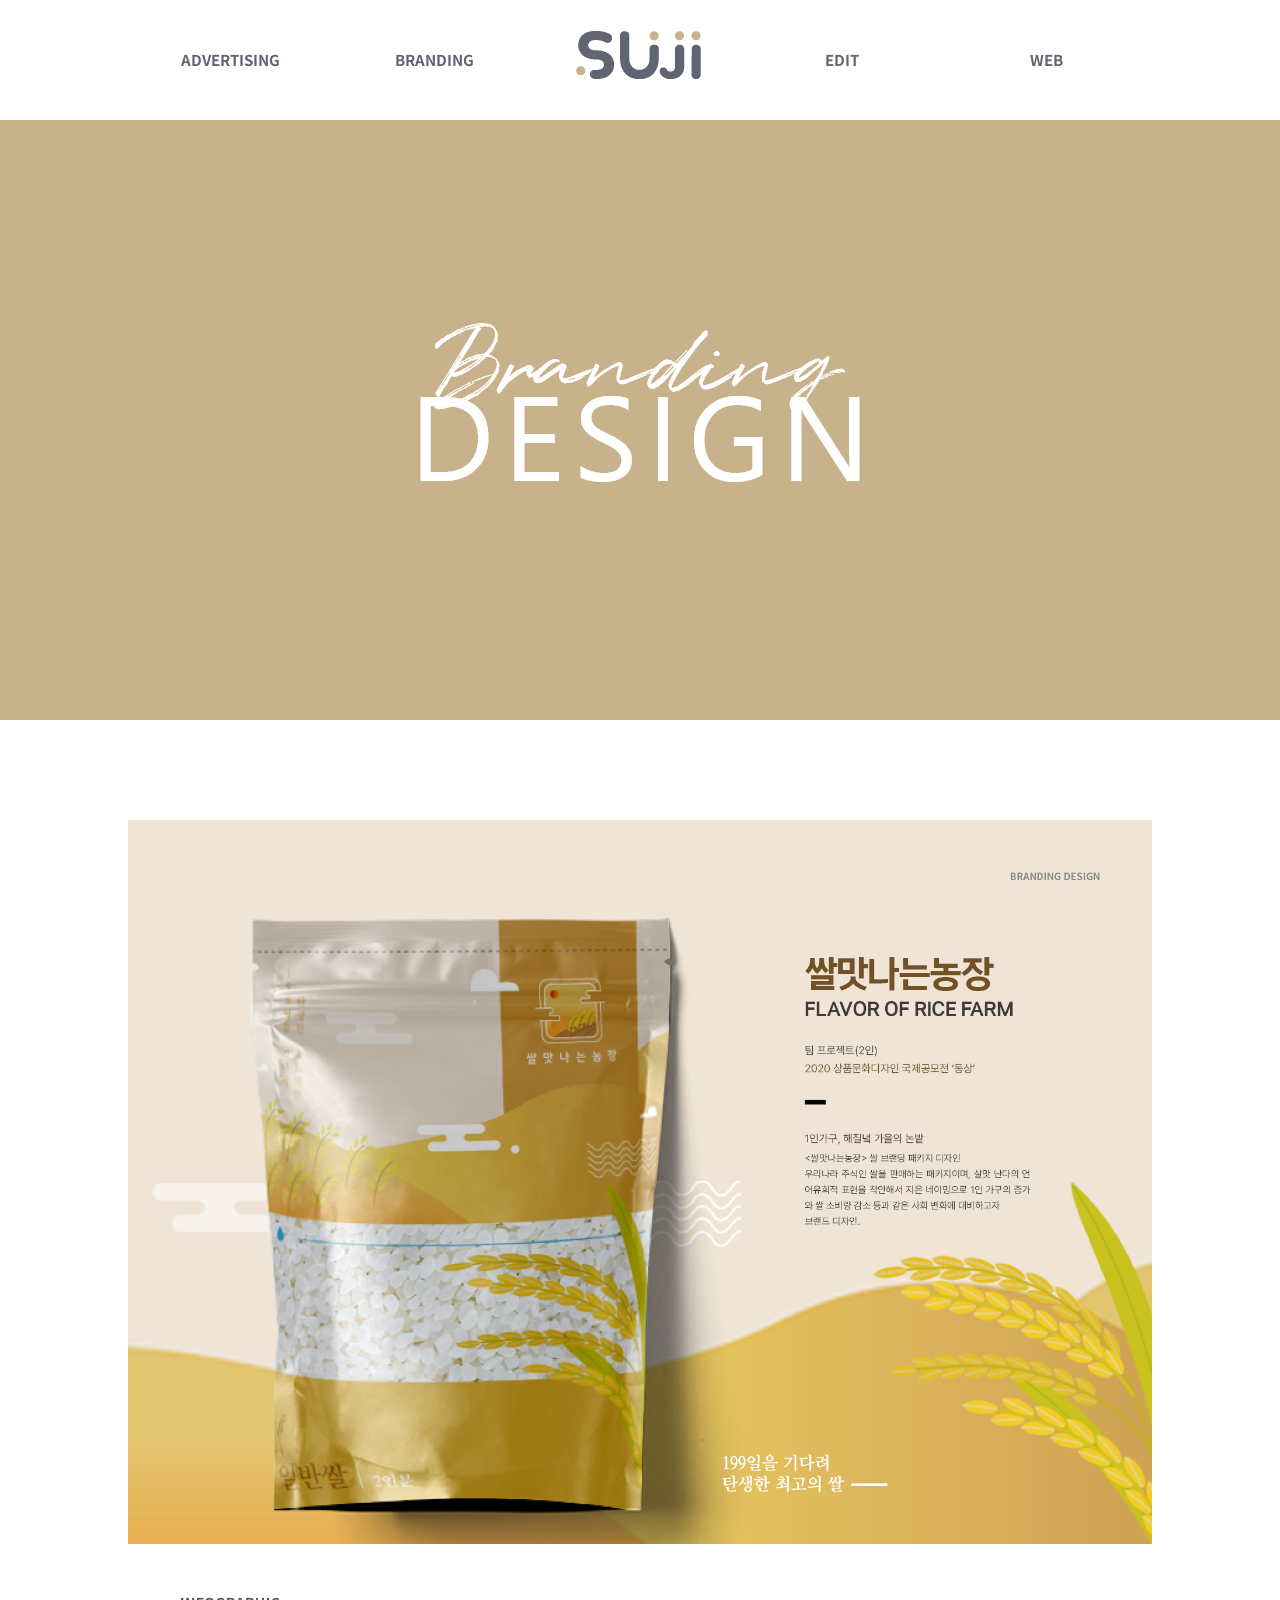
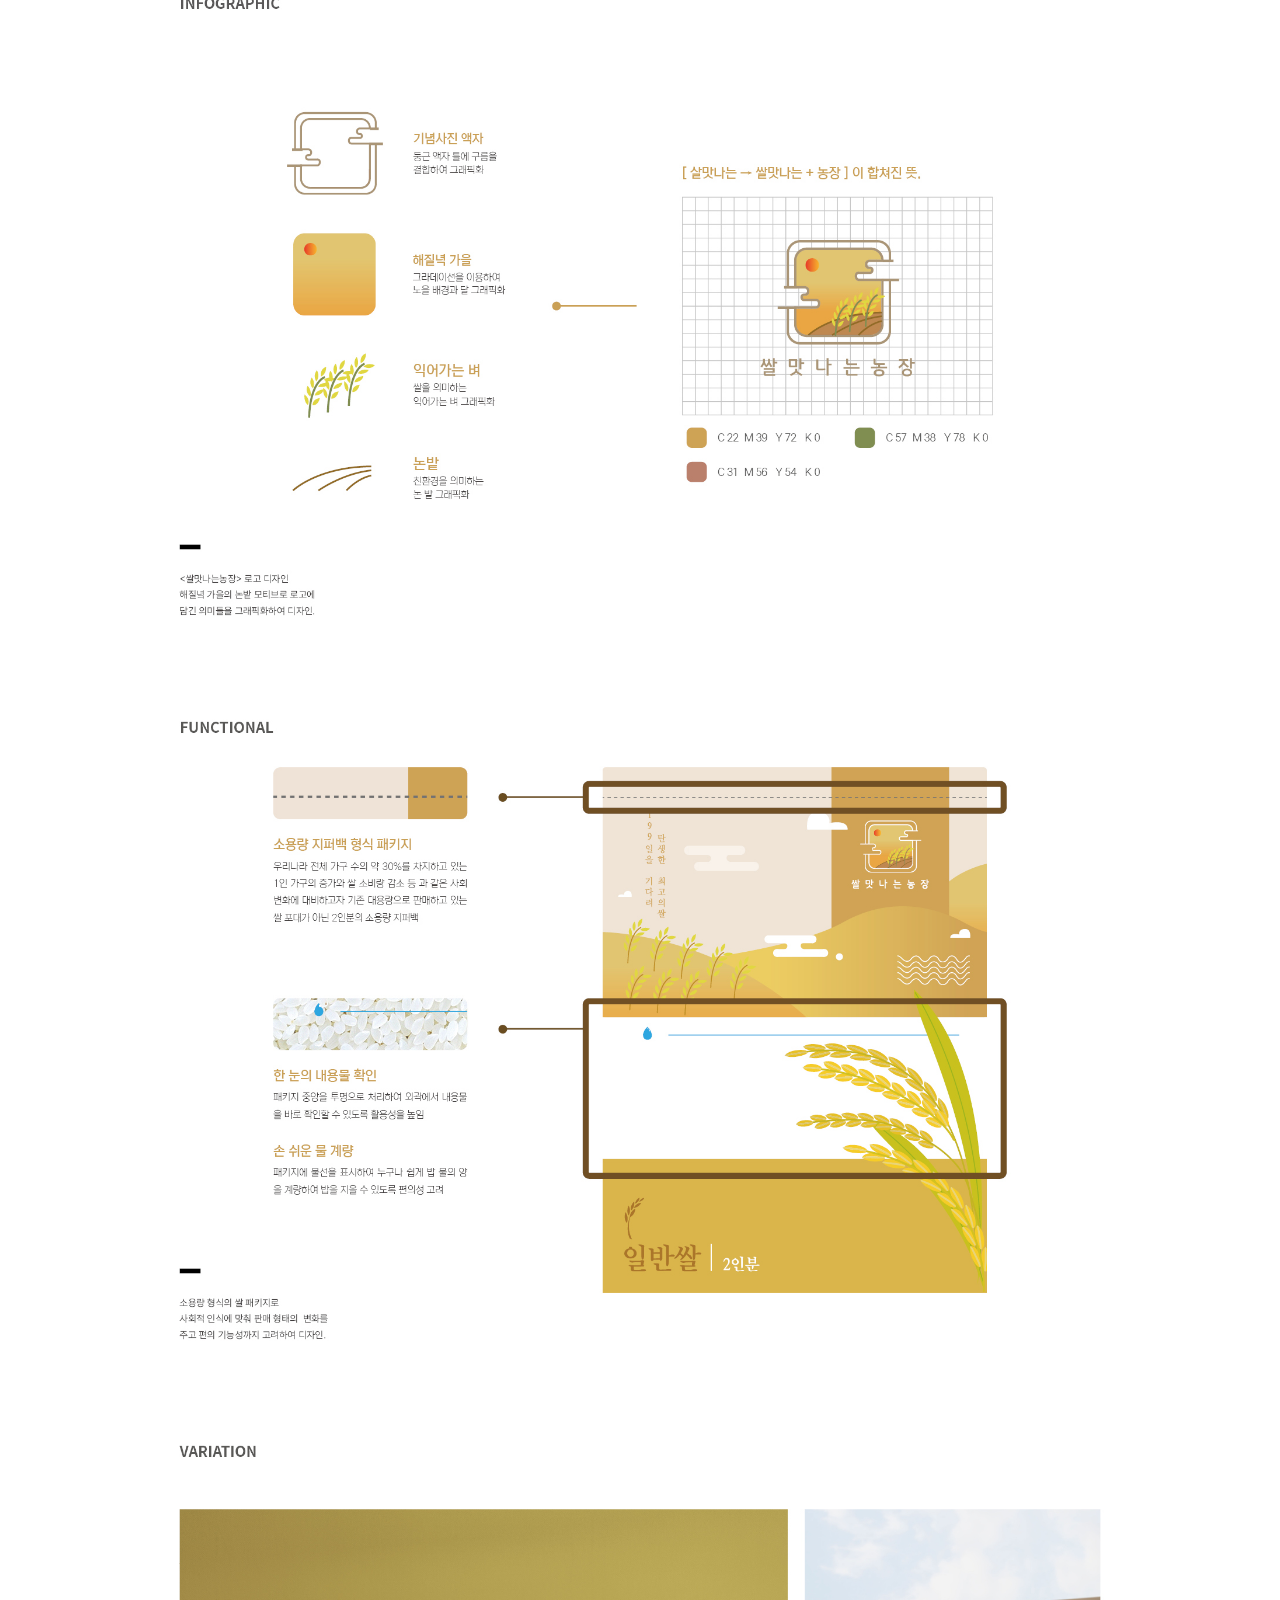
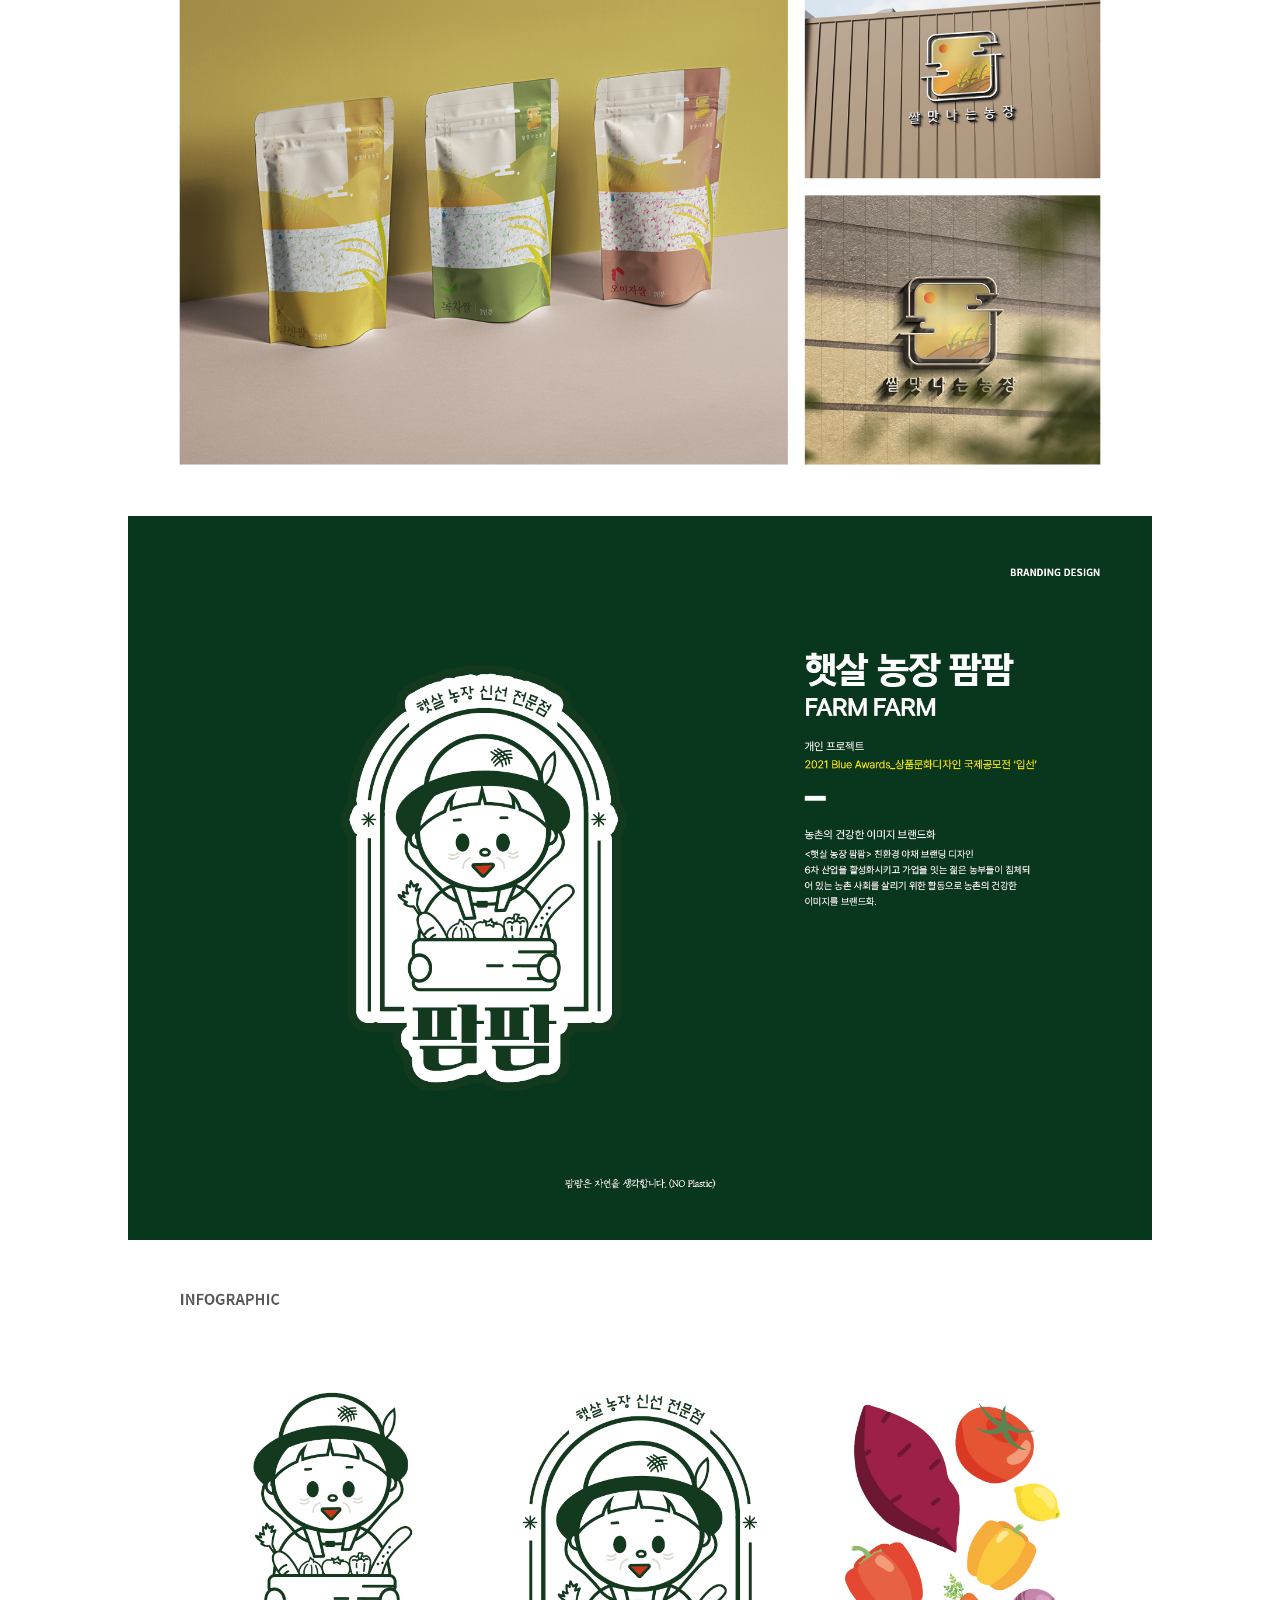
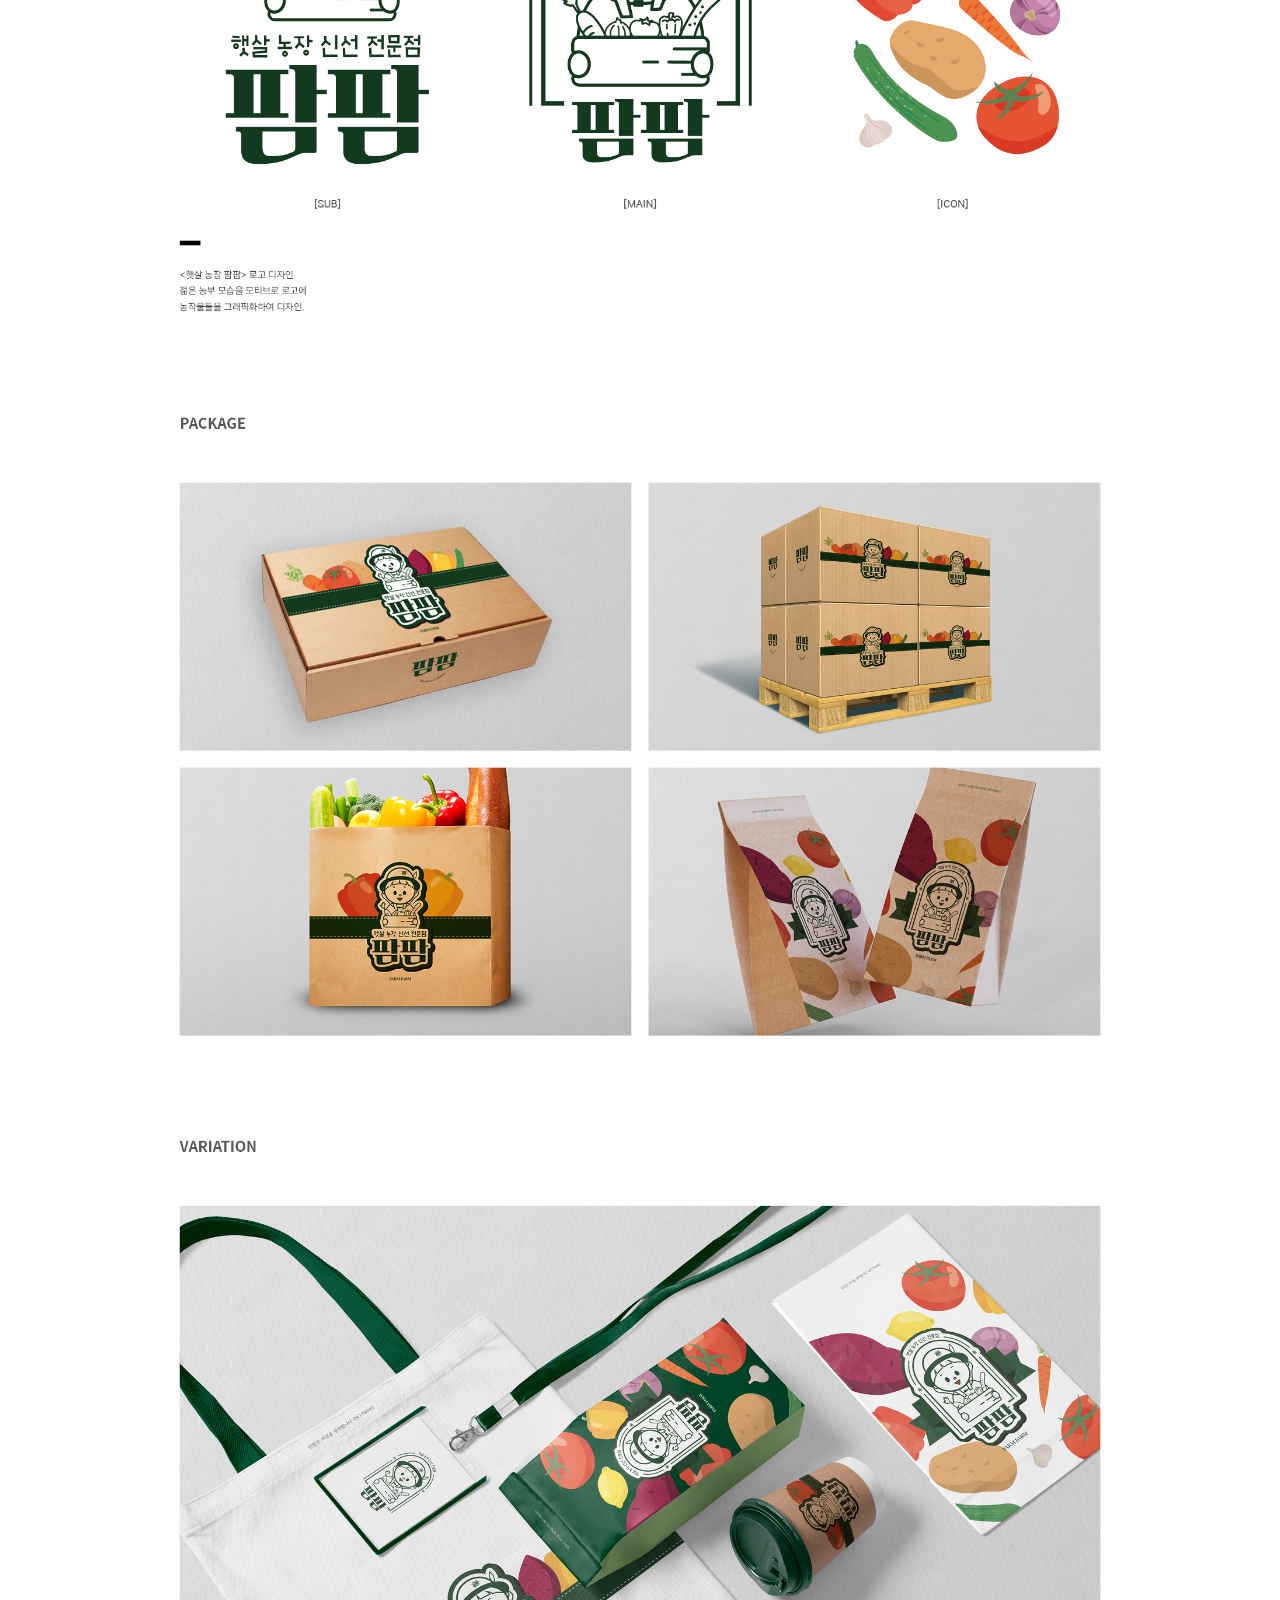
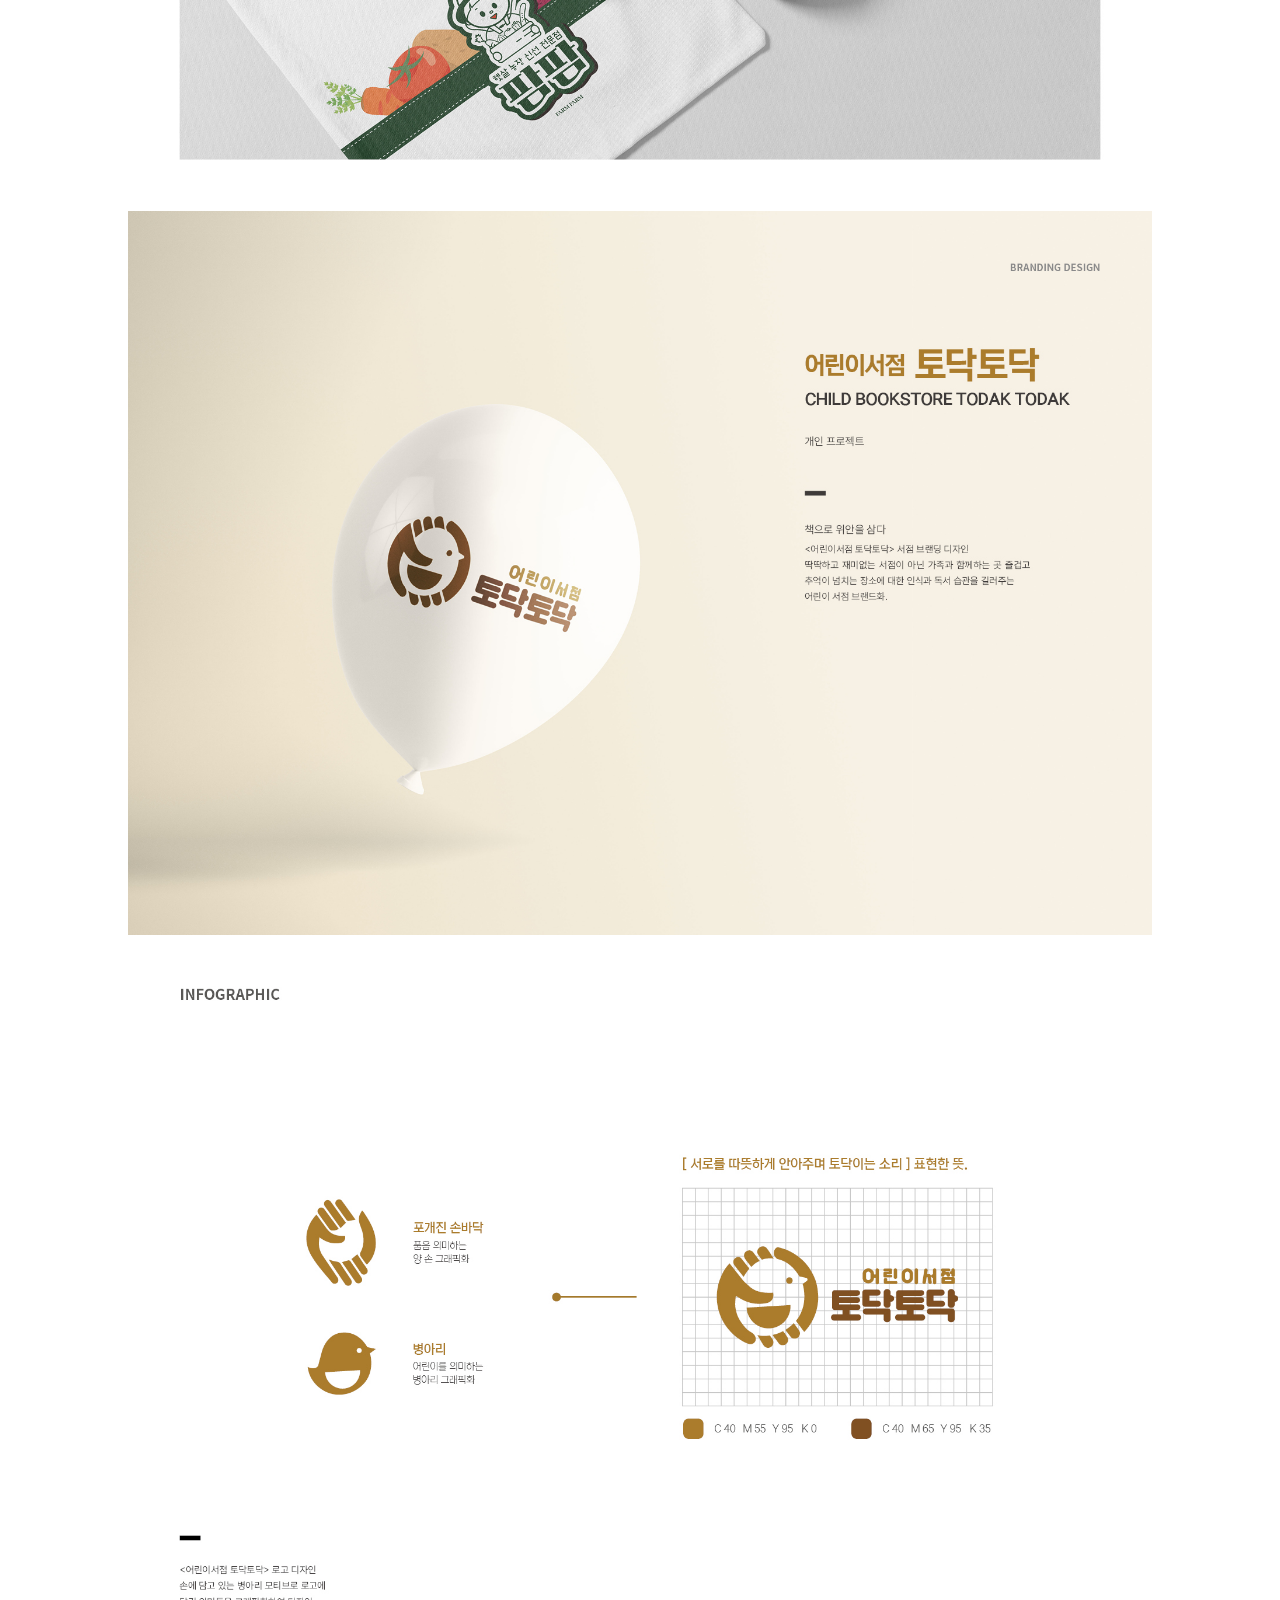
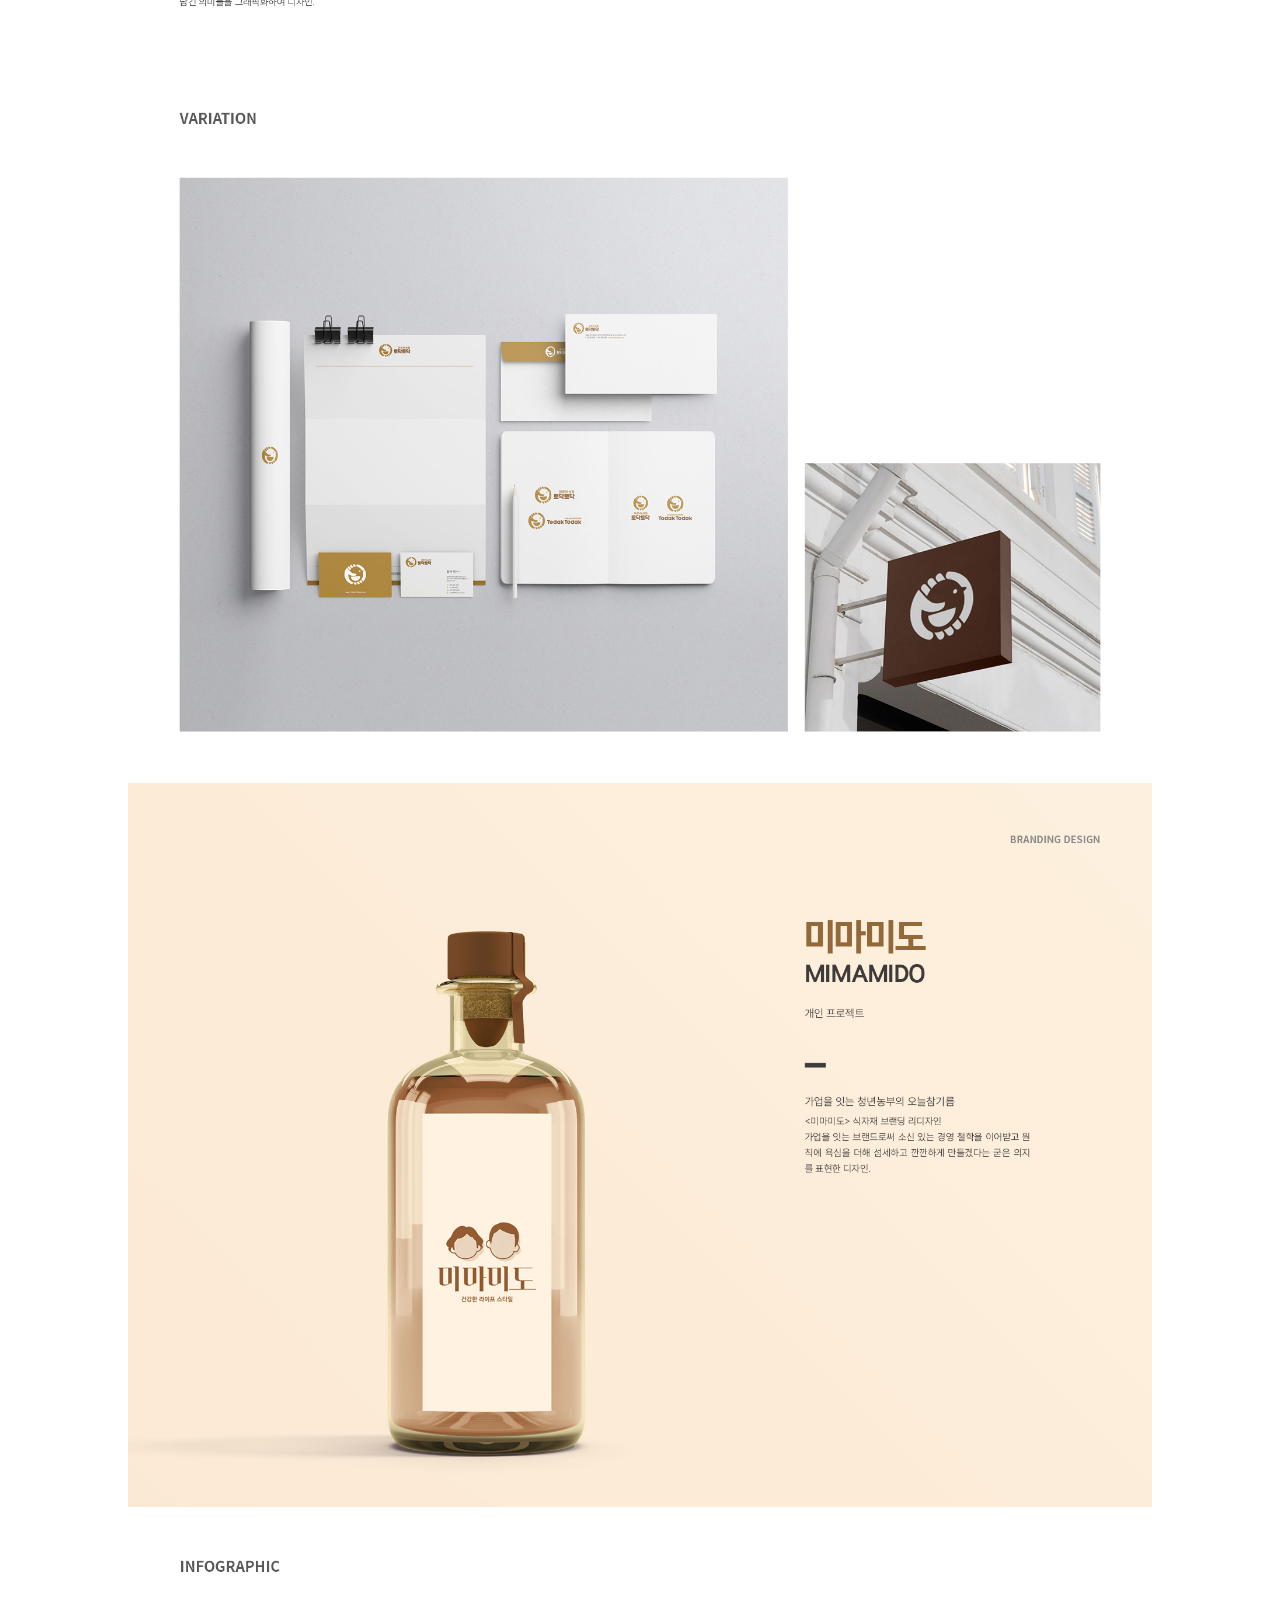
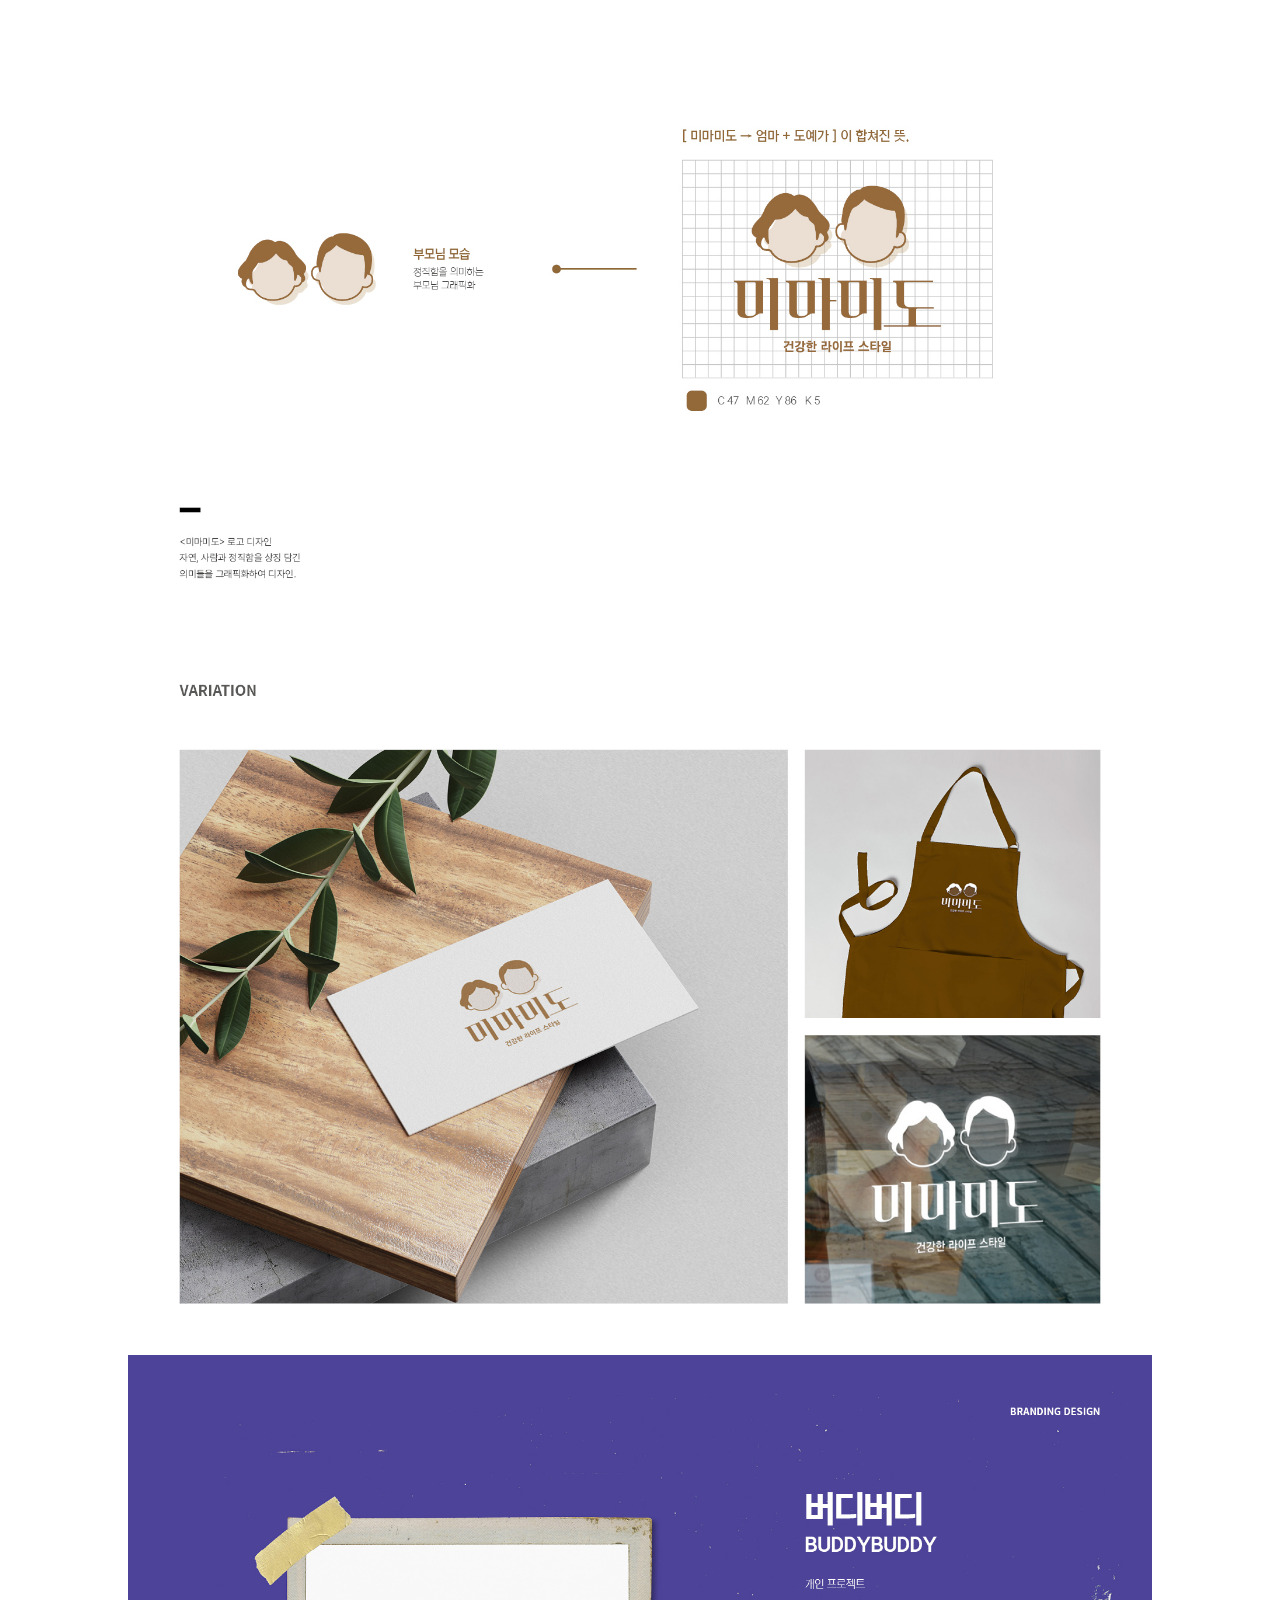
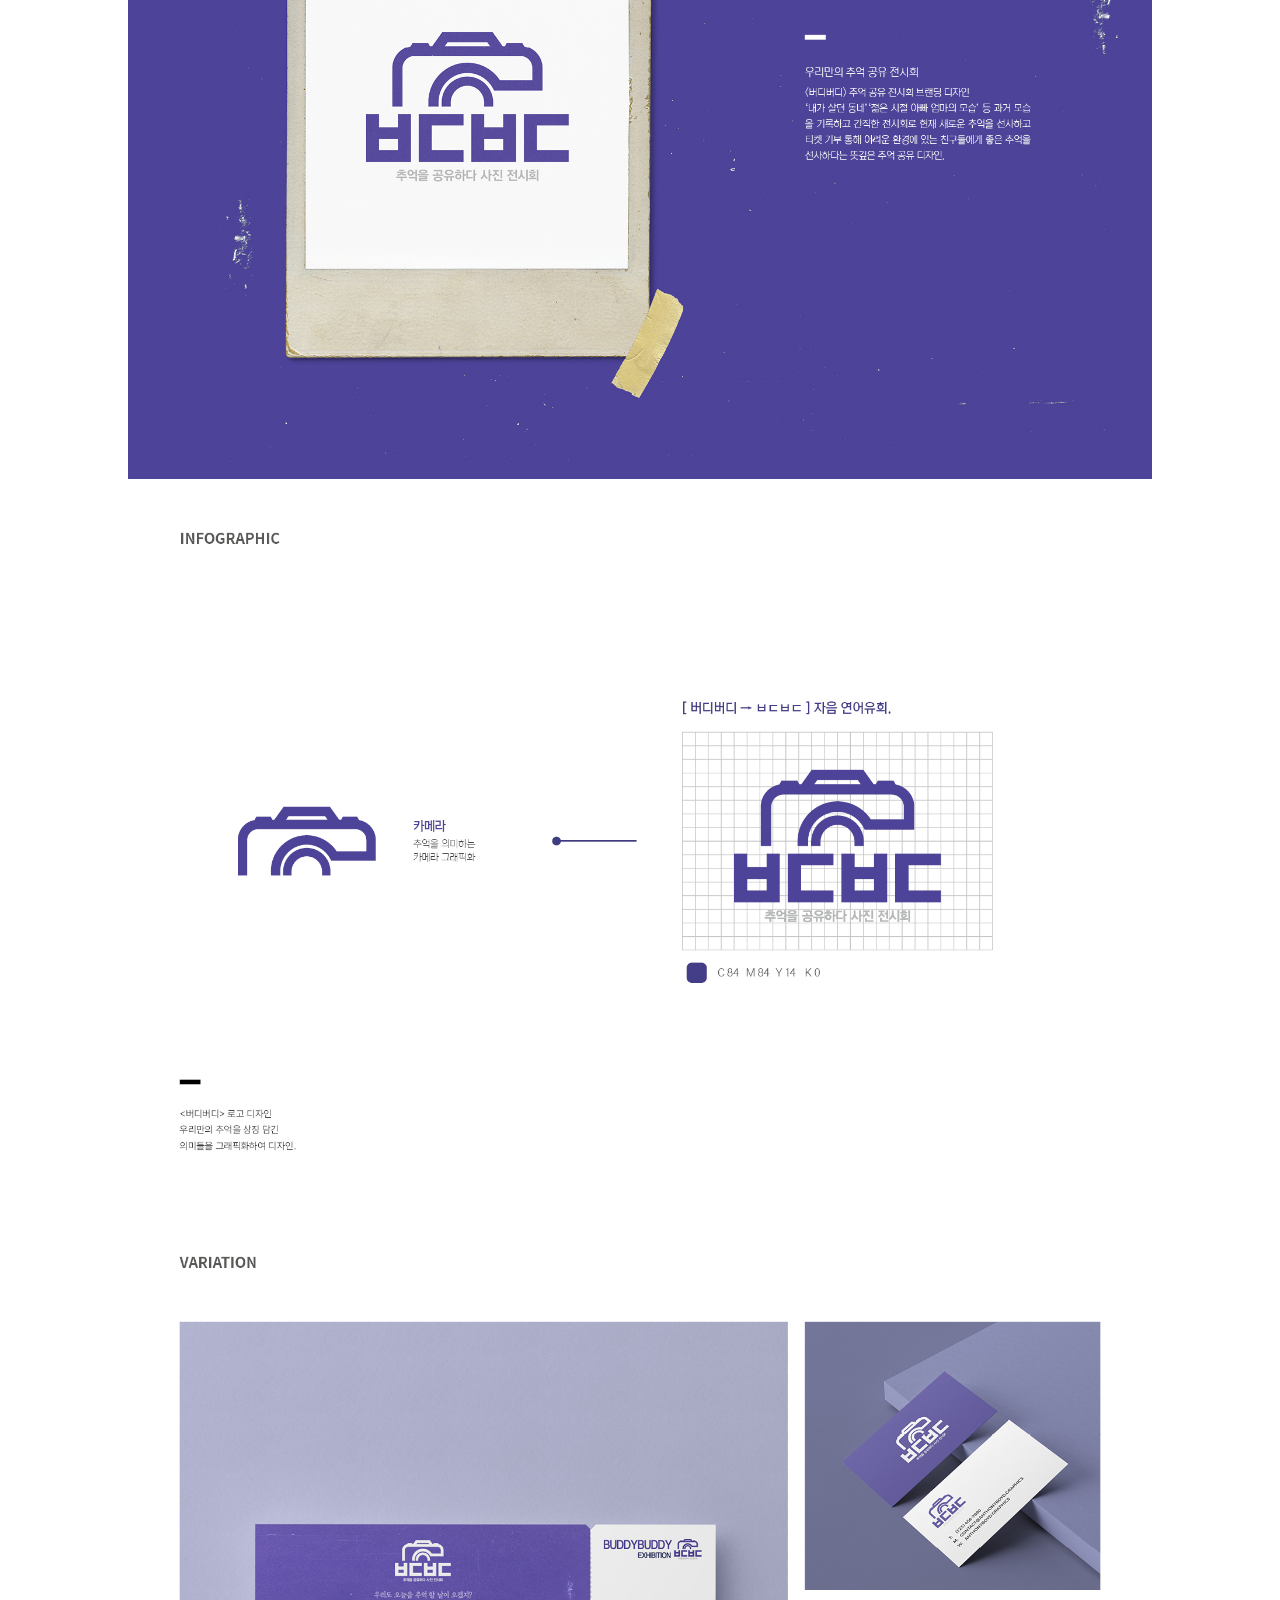
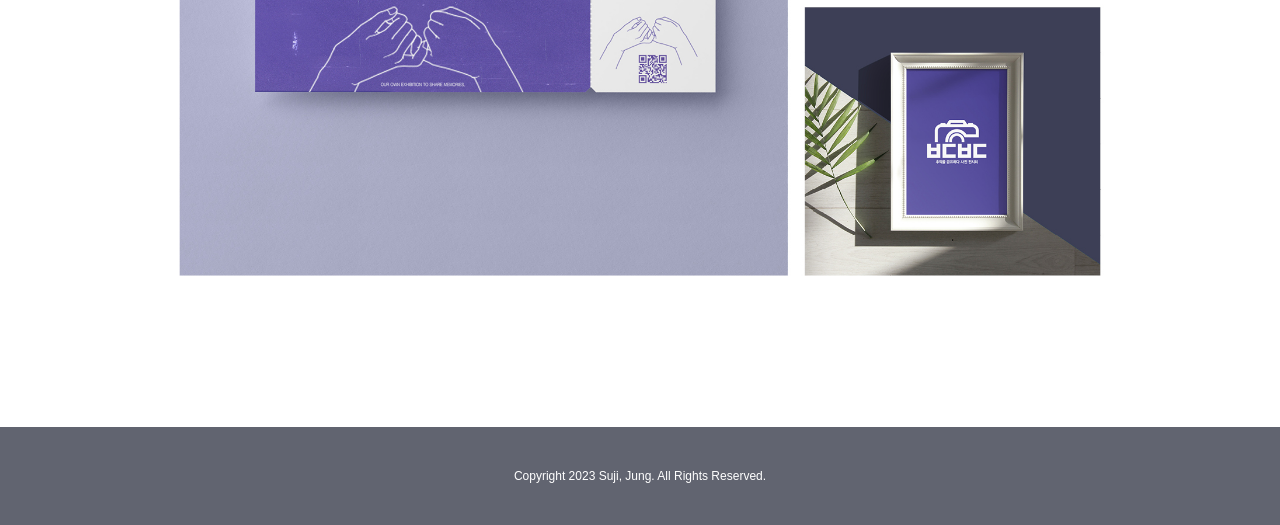
<file: branding.html>
<!doctype html>
<html>
<head>
<meta charset="utf-8">
<title>SUJI_portfolio</title>
<!--외부스타일시트연결(link)-->
<link rel="stylesheet" href="css/style.css" type="text/css">
<link rel="preconnect" href="https://fonts.gstatic.com">
<link href="https://fonts.googleapis.com/css2?family=Lato:wght@300;400&family=Noto+Sans+KR:wght@400&display=swap" rel="stylesheet">
</head>

<body>
<div id="menubar">
	<header id="header"><!--메뉴바-->
	<div>
		<ul class="gnb">
			<li><a href="advertising.html">ADVERTISING</a></li>
			<li><a href="branding.html">BRANDING</a></li>
			<li><a href="index.html"><img src="img/logo.png" alt="로고"></a></li>
			<li><a href="edit.html">EDIT</a></li>
			<li><a href="web.html">WEB</a></li>
		</ul>
	</div>
	</header>
</div>

<div class="main1"><!--메인비쥬얼-->
	<div id="visual1">
		<img src="img/branding/sub2_main.png" alt="메인이미지">
	</div>
</div>

<div id="container_sub"><!--컨텐츠-->
	<div class="container_sub1">
		<img src="img/branding/sub2 (1).jpg" alt="브랜딩디자인">
		<img src="img/branding/sub2 (2).jpg" alt="브랜딩디자인">
		<img src="img/branding/sub2 (3).jpg" alt="브랜딩디자인">
		<img src="img/branding/sub2 (4).jpg" alt="브랜딩디자인">
		<img src="img/branding/sub2 (5).jpg" alt="브랜딩디자인">
		<img src="img/branding/sub2 (6).jpg" alt="브랜딩디자인">
		<img src="img/branding/sub2 (7).jpg" alt="브랜딩디자인">
		<img src="img/branding/sub2 (8).jpg" alt="브랜딩디자인">
		<img src="img/branding/sub2 (9).jpg" alt="브랜딩디자인">
		<img src="img/branding/sub2 (10).jpg" alt="브랜딩디자인">
		<img src="img/branding/sub2 (11).jpg" alt="브랜딩디자인">
		<img src="img/branding/sub2 (12).jpg" alt="브랜딩디자인">
		<img src="img/branding/sub2 (13).jpg" alt="브랜딩디자인">
		<img src="img/branding/sub2 (14).jpg" alt="브랜딩디자인">
		<img src="img/branding/sub2 (15).jpg" alt="브랜딩디자인">
		<img src="img/branding/sub2 (16).jpg" alt="브랜딩디자인">
		<img src="img/branding/sub2 (17).jpg" alt="브랜딩디자인">
	</div>
</div>

<footer id="footer"><!--푸터-->
		<address class="company">Copyright 2023 Suji, Jung. All Rights Reserved.</address>
</footer>

</body>
</html>
</file>
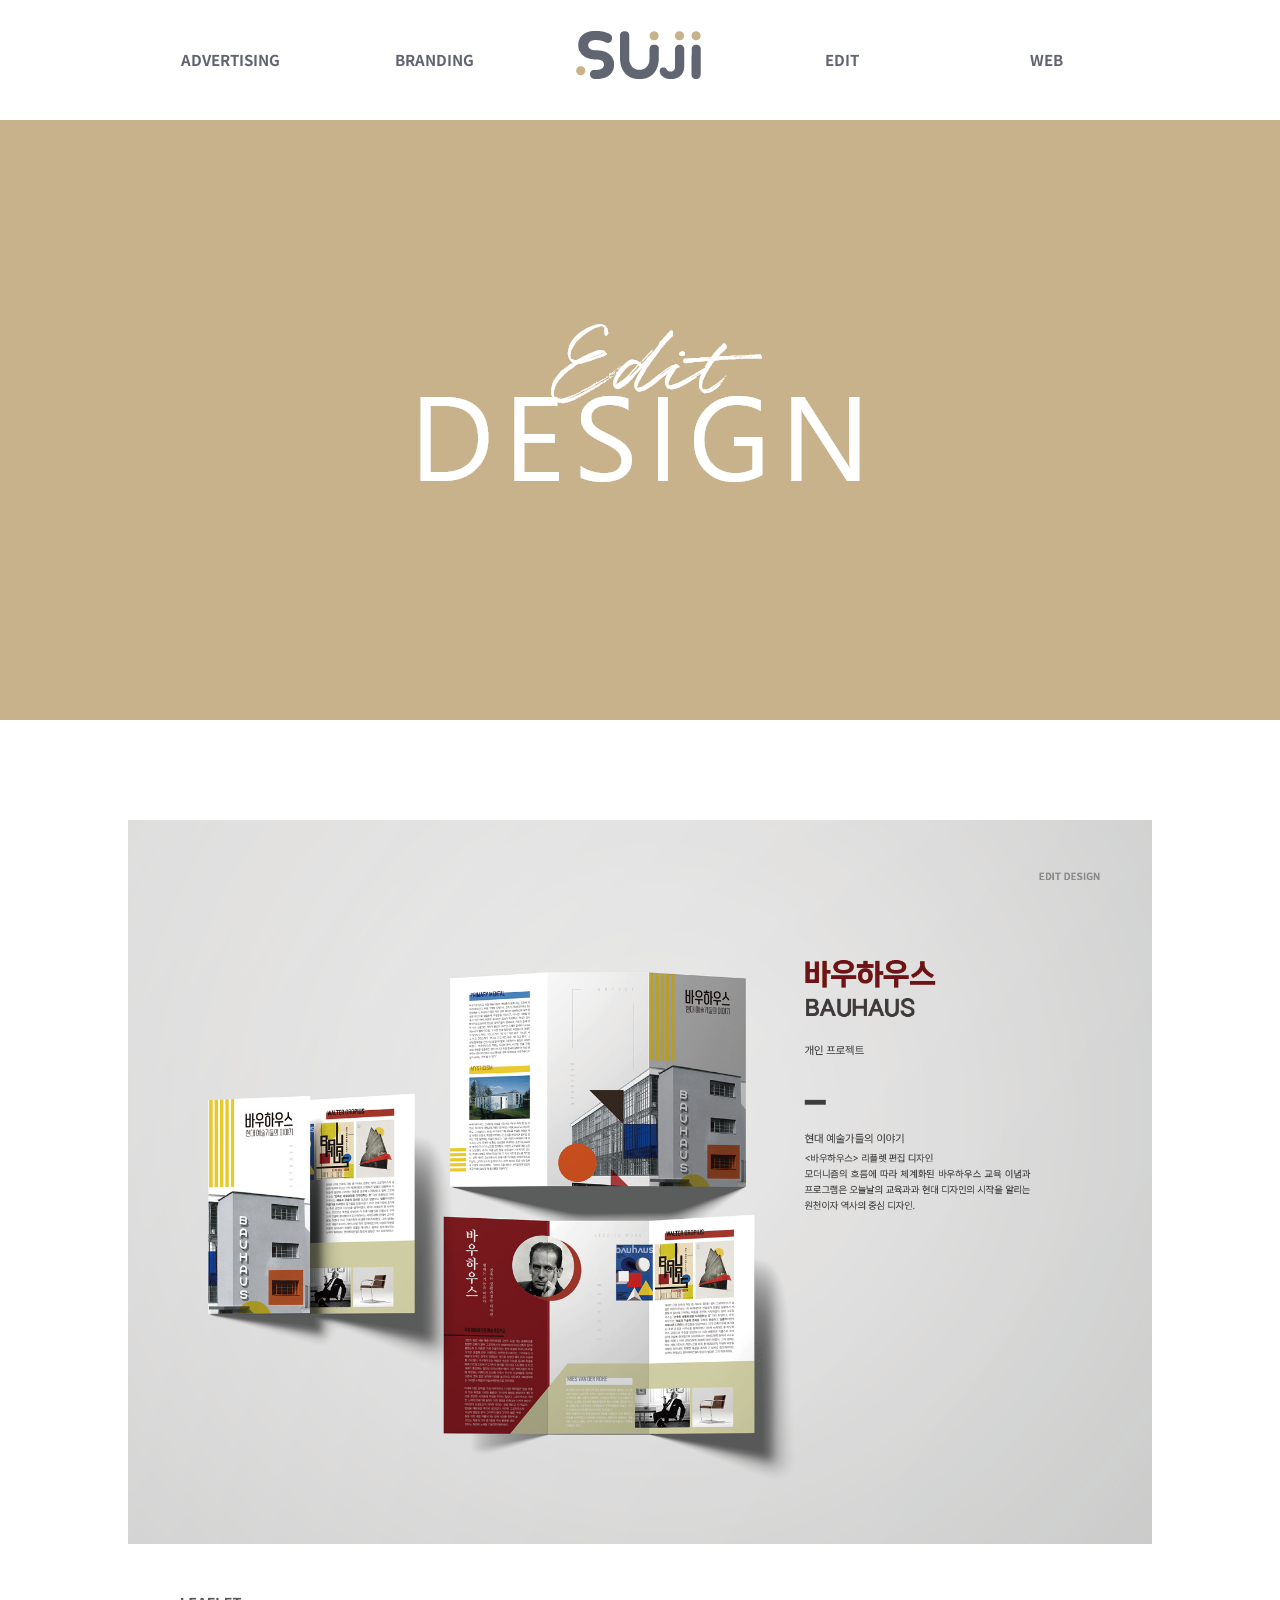
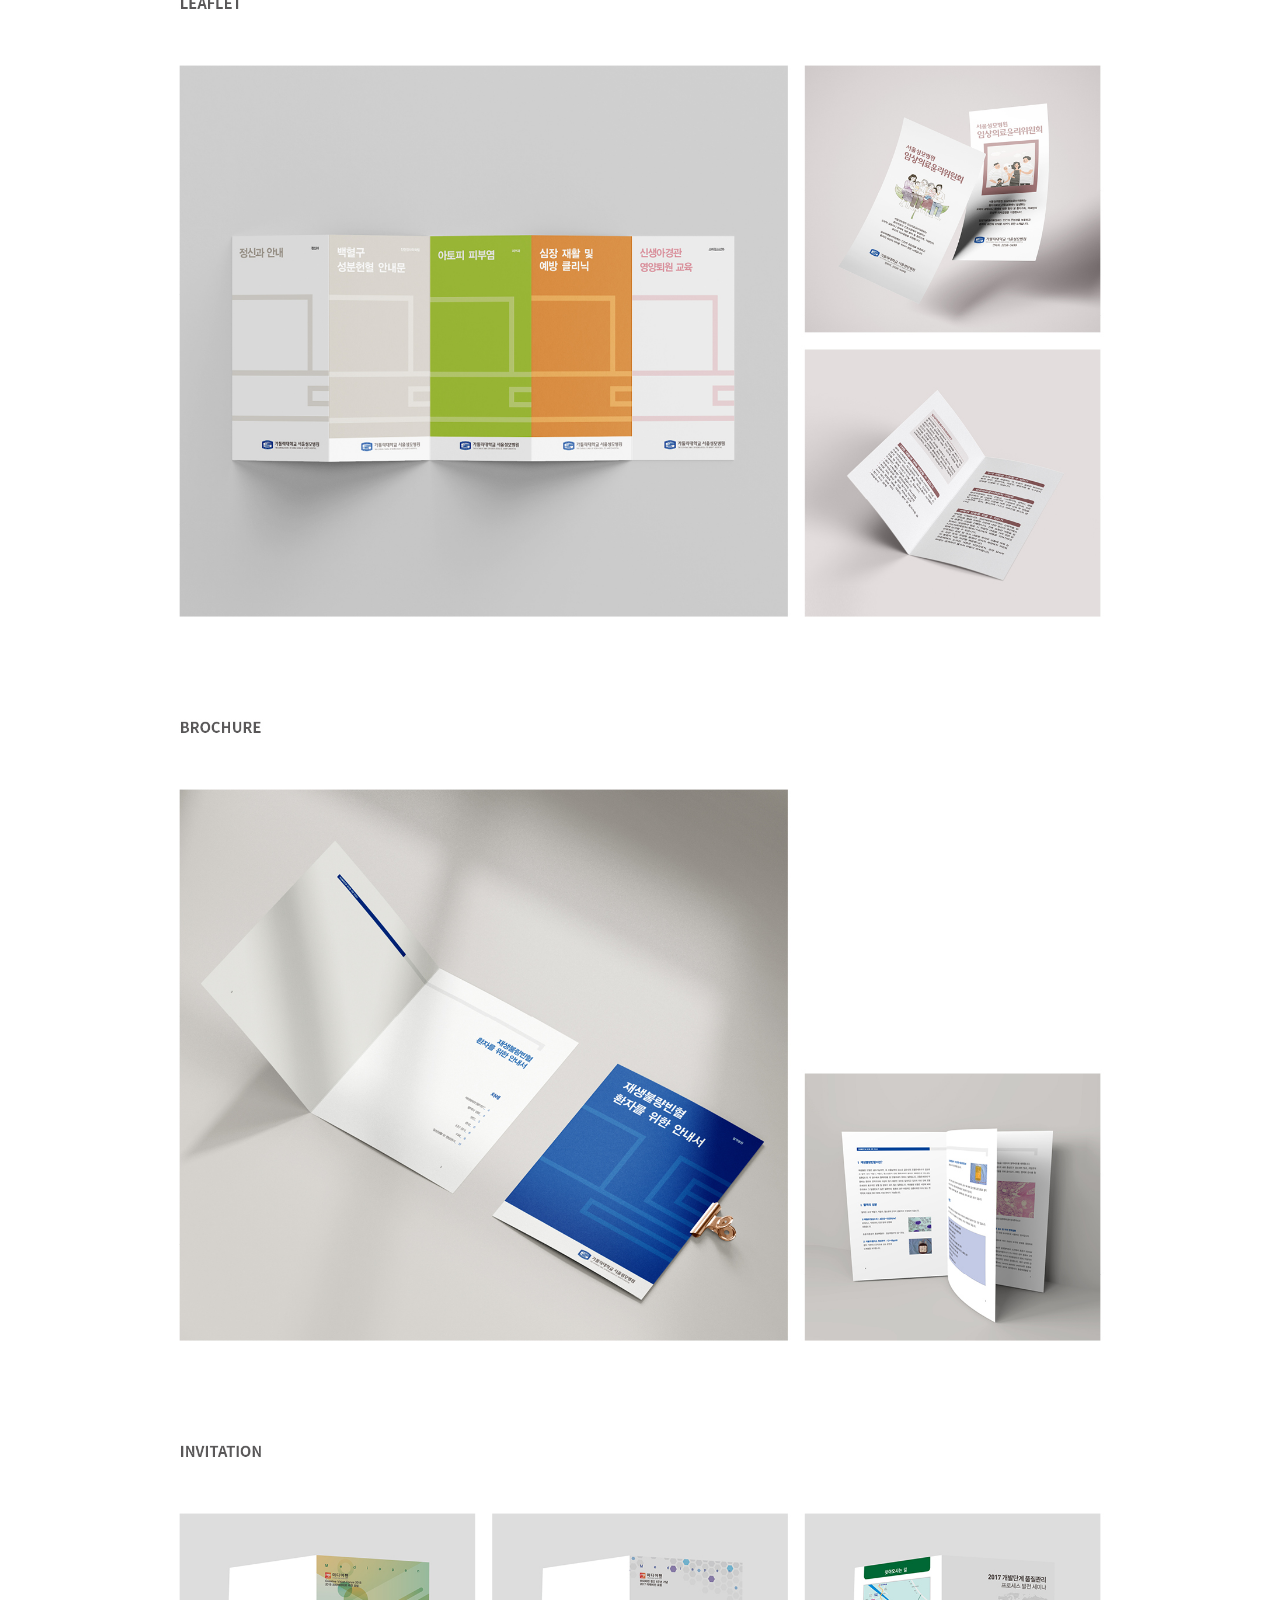
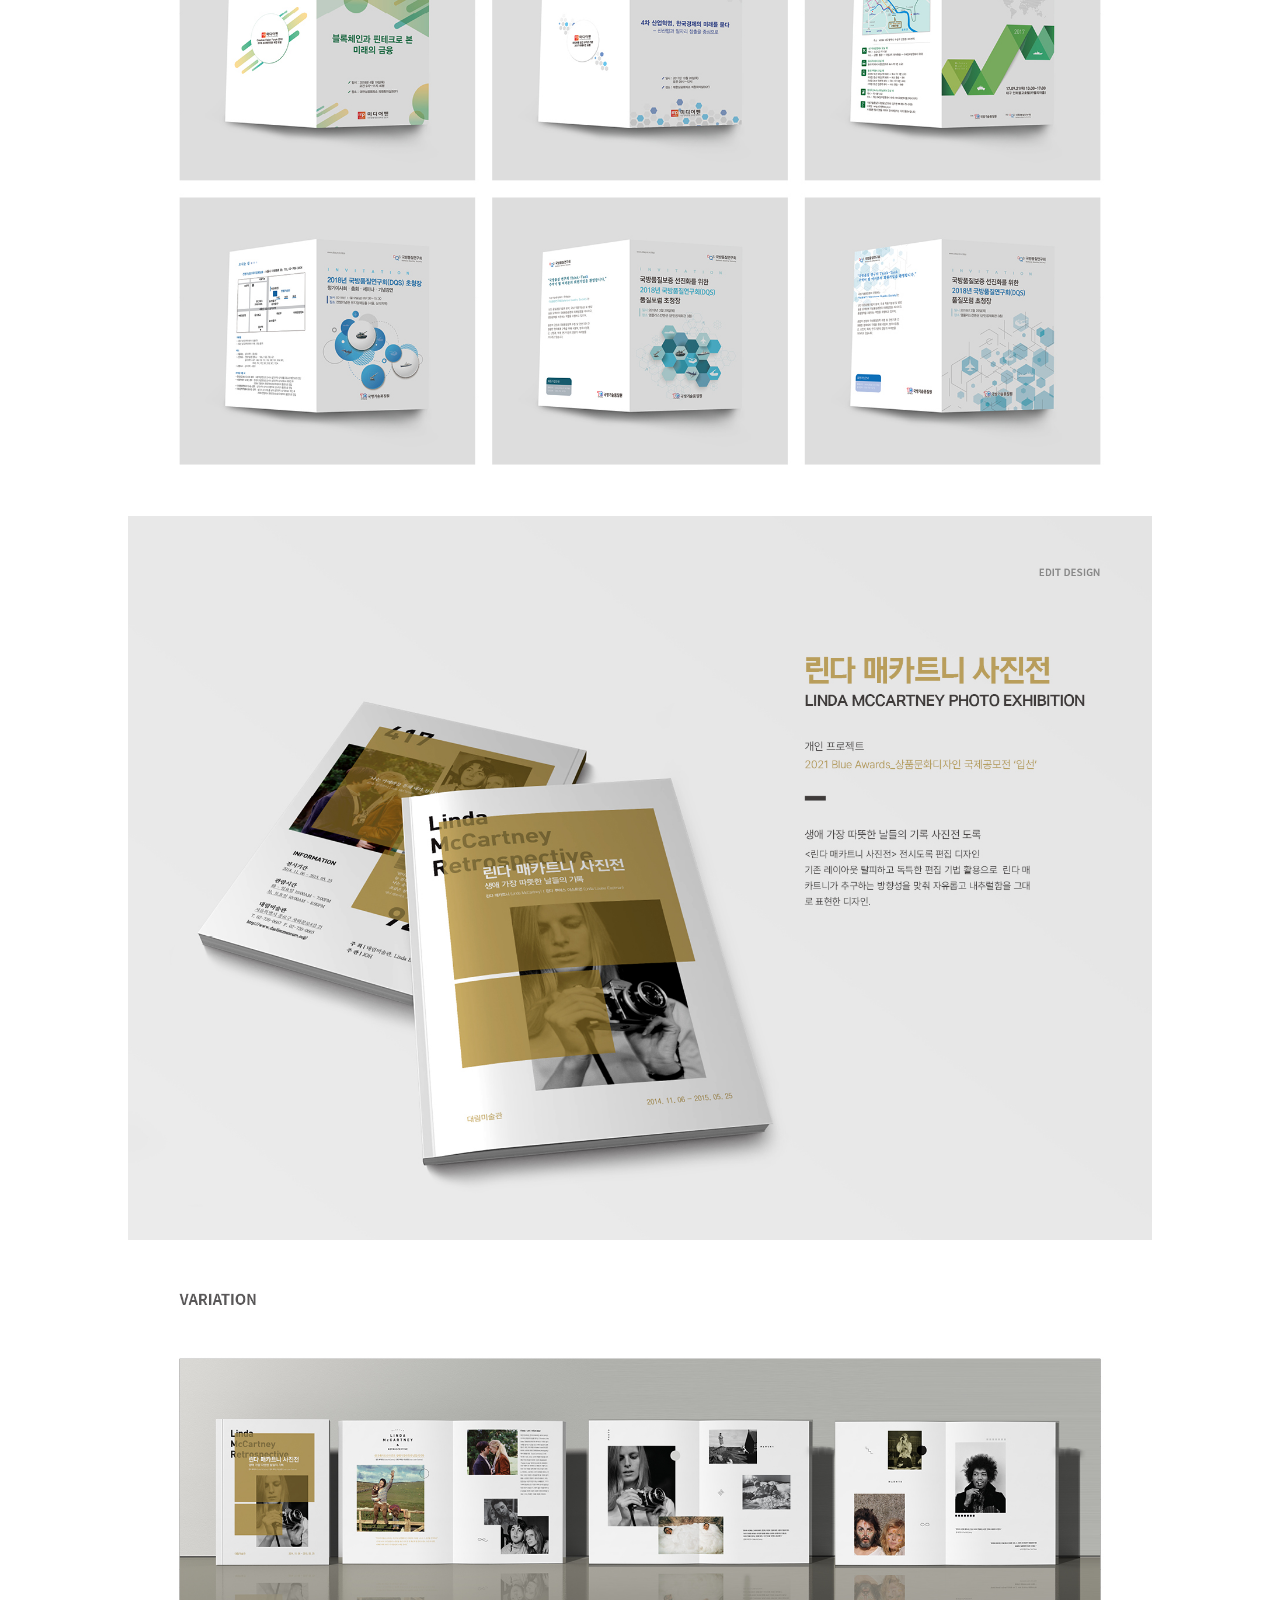
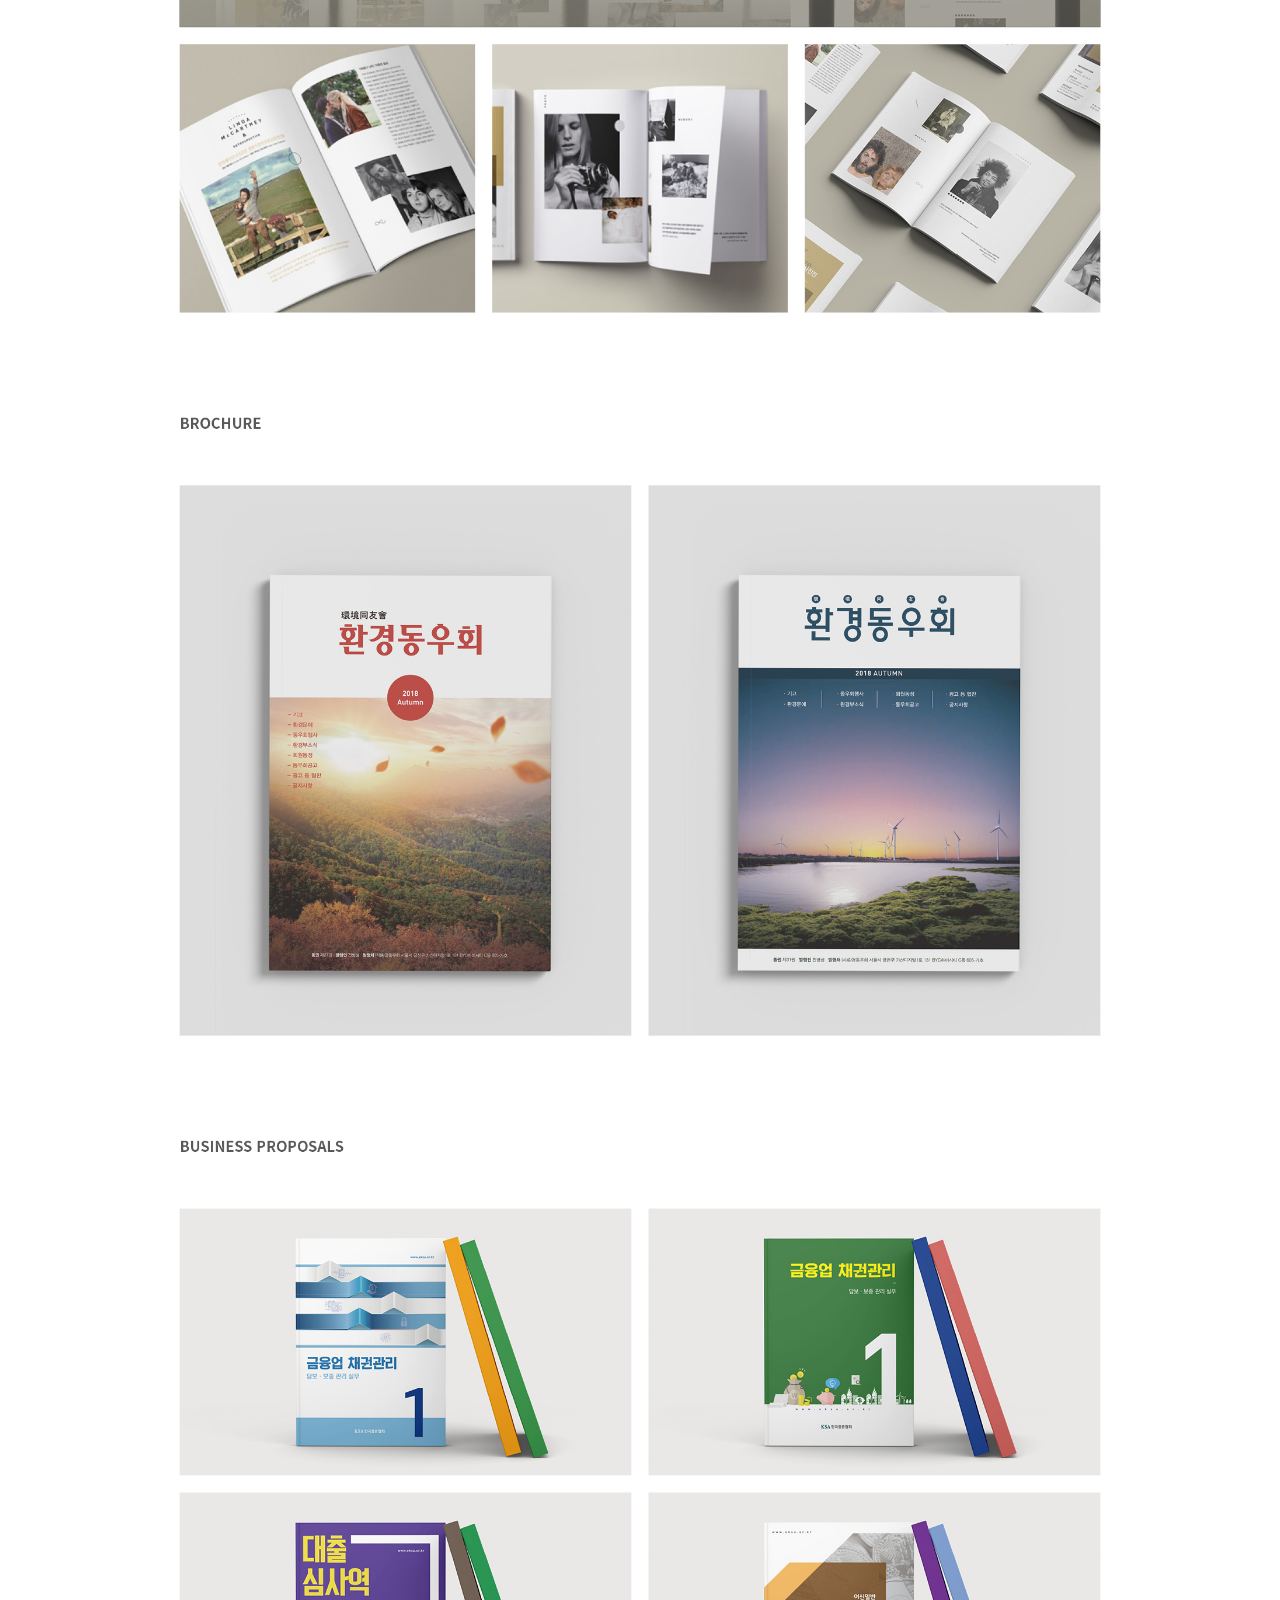
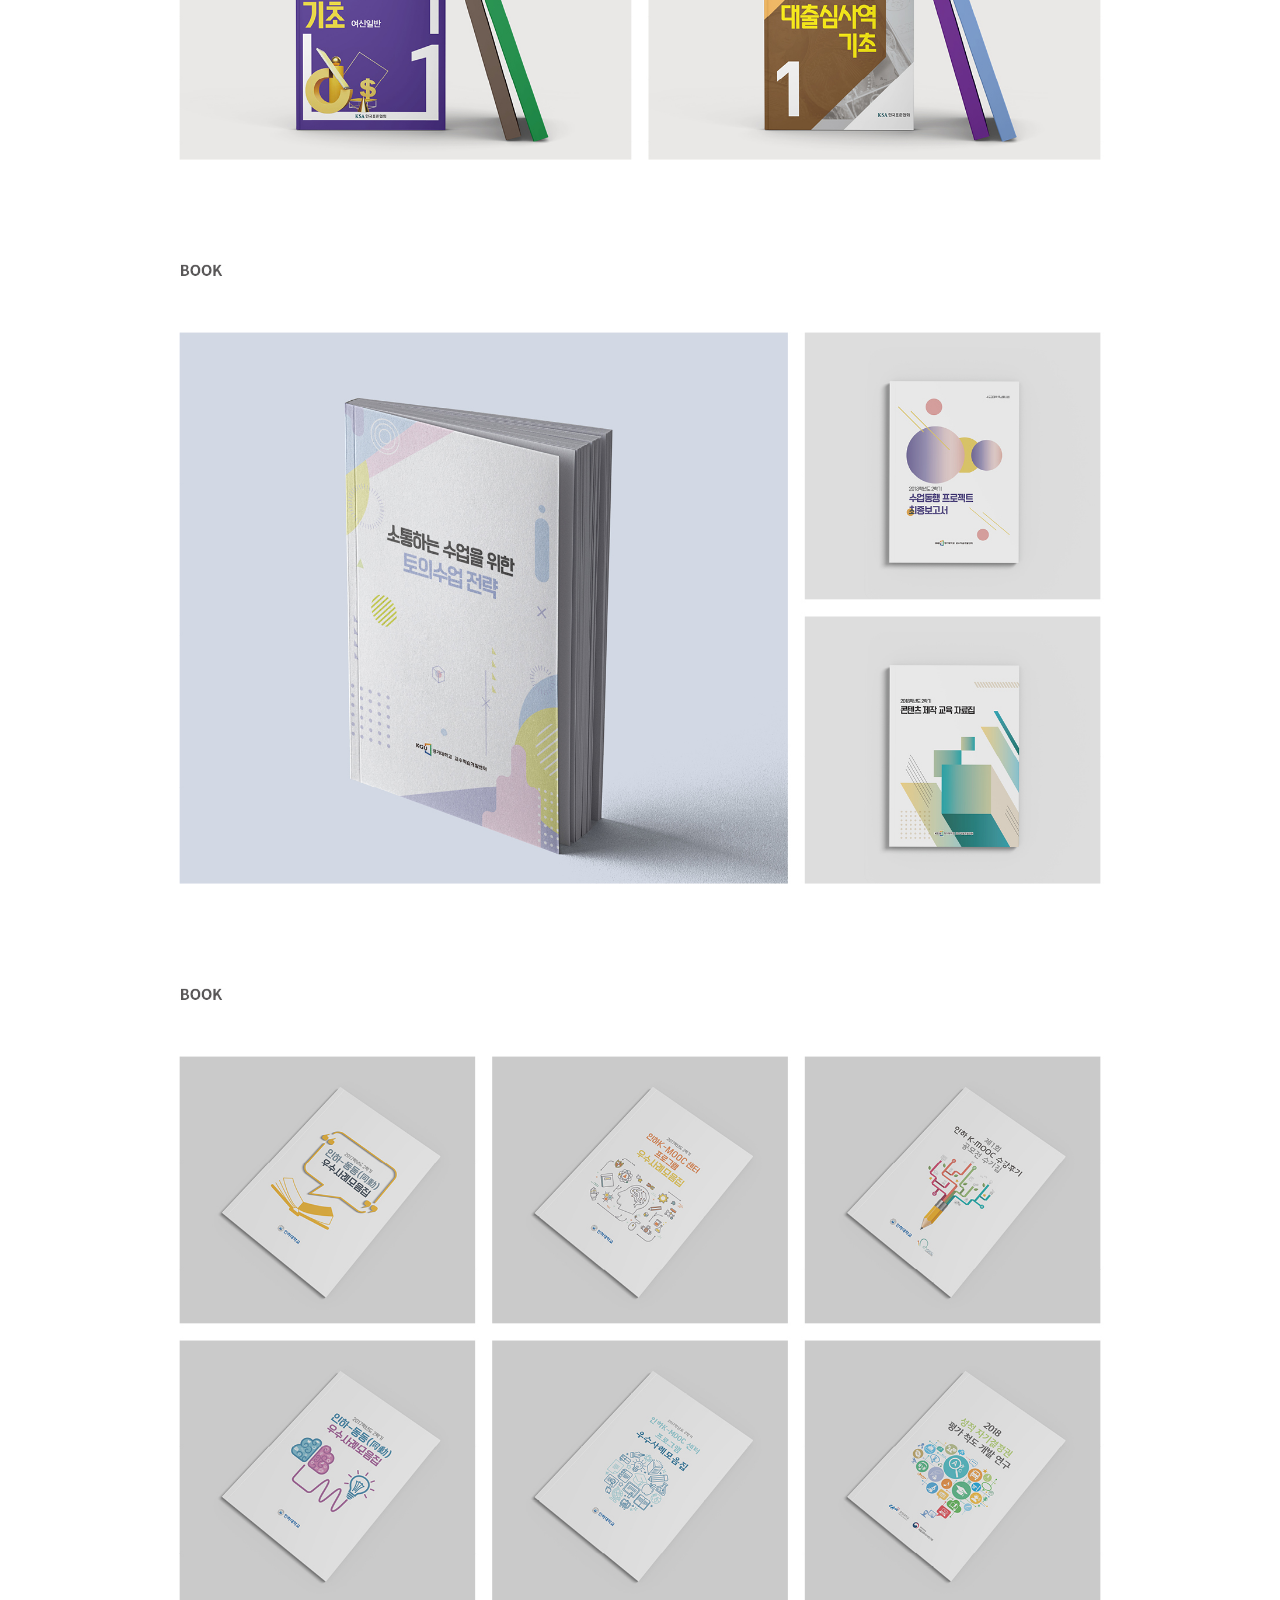
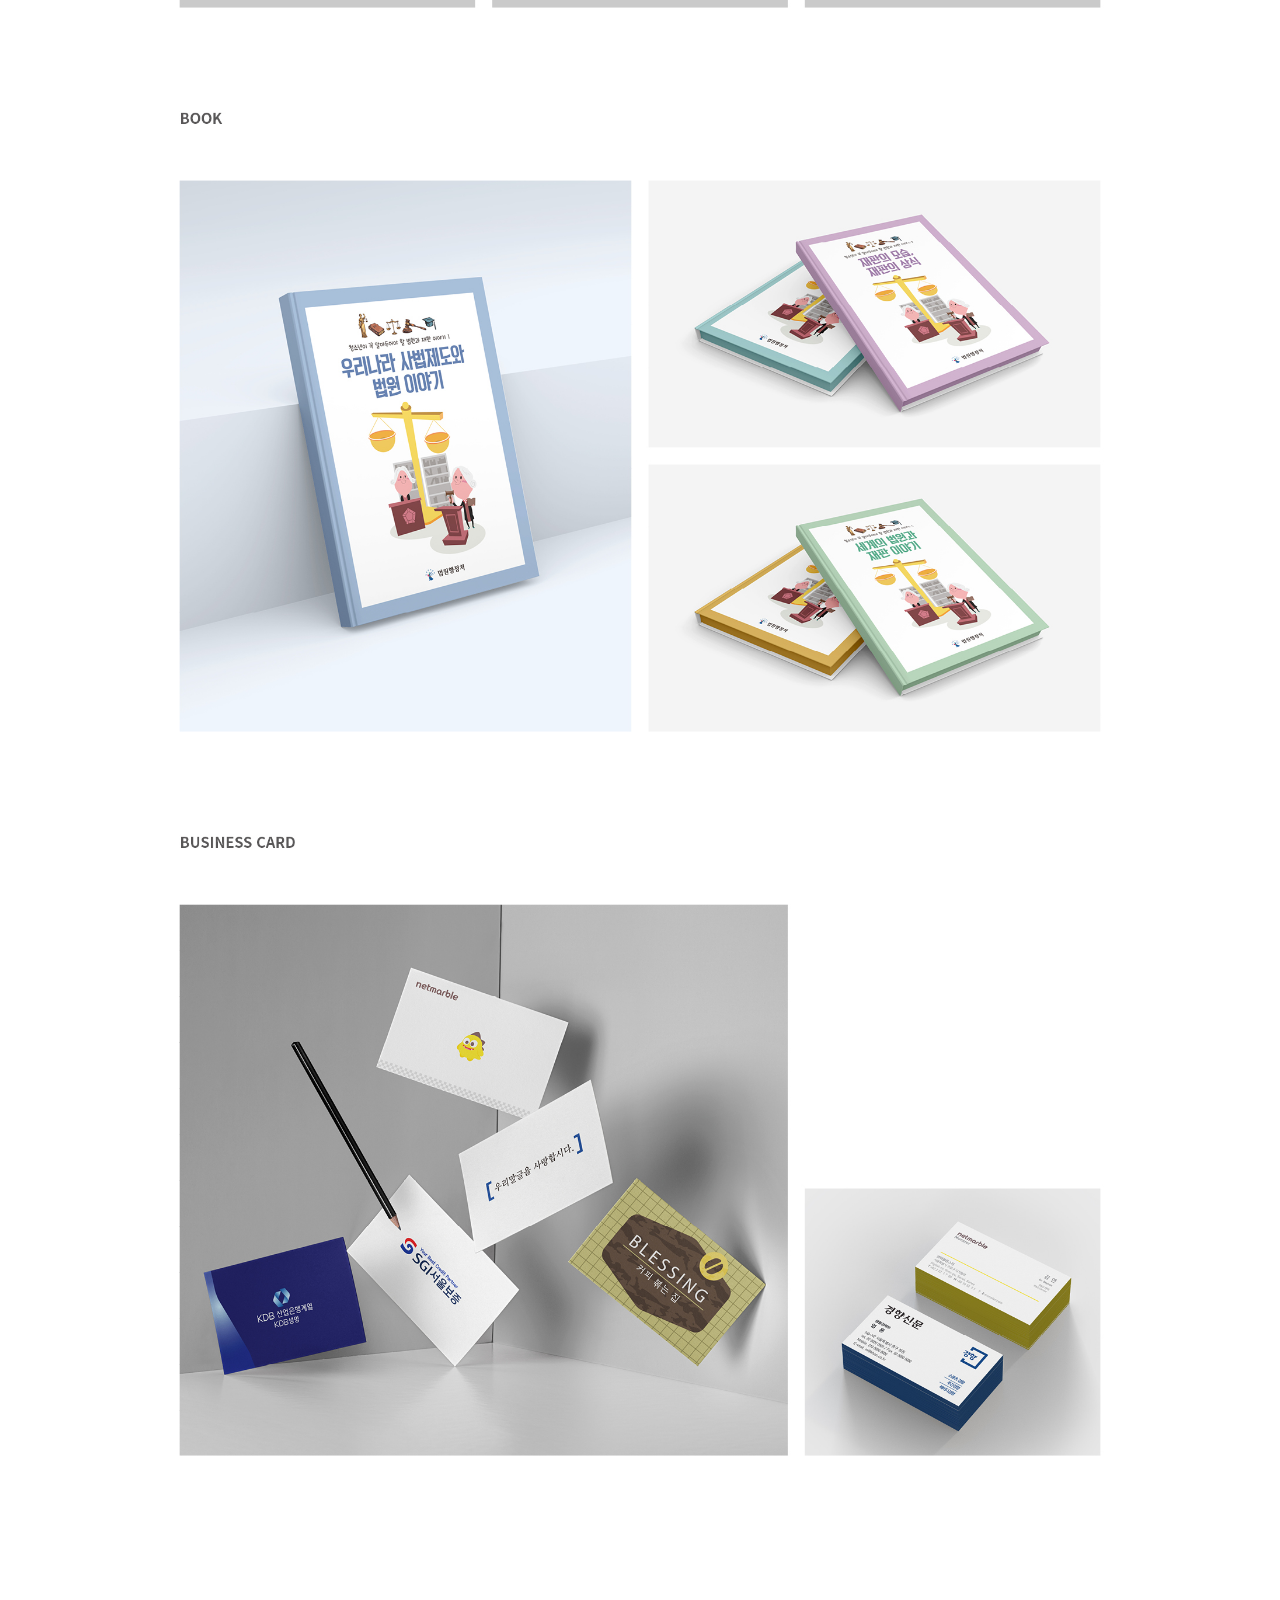
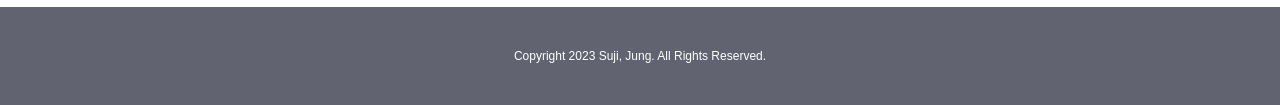
<file: edit.html>
<!doctype html>
<html>
<head>
<meta charset="utf-8">
<title>SUJI_portfolio</title>
<!--외부스타일시트연결(link)-->
<link rel="stylesheet" href="css/style.css" type="text/css">
<link rel="preconnect" href="https://fonts.gstatic.com">
<link href="https://fonts.googleapis.com/css2?family=Lato:wght@300;400&family=Noto+Sans+KR:wght@400&display=swap" rel="stylesheet">
</head>

<body>
<div id="menubar">
	<header id="header"><!--메뉴바-->
	<div>
		<ul class="gnb">
			<li><a href="advertising.html">ADVERTISING</a></li>
			<li><a href="branding.html">BRANDING</a></li>
			<li><a href="index.html"><img src="img/logo.png" alt="로고"></a></li>
			<li><a href="edit.html">EDIT</a></li>
			<li><a href="web.html">WEB</a></li>
		</ul>
	</div>
	</header>
</div>

<div class="main1"><!--메인비쥬얼-->
	<div id="visual1">
		<img src="img/edit/sub3_main.png" alt="메인이미지">
	</div>
</div>

<div id="container_sub"><!--컨텐츠-->
	<div class="container_sub1">
		<img src="img/edit/sub3 (1).jpg" alt="편집디자인">
		<img src="img/edit/sub3 (2).jpg" alt="편집디자인">
		<img src="img/edit/sub3 (3).jpg" alt="편집디자인">
		<img src="img/edit/sub3 (4).jpg" alt="편집디자인">
		<img src="img/edit/sub3 (5).jpg" alt="편집디자인">
		<img src="img/edit/sub3 (6).jpg" alt="편집디자인">
		<img src="img/edit/sub3 (7).jpg" alt="편집디자인">
		<img src="img/edit/sub3 (8).jpg" alt="편집디자인">
		<img src="img/edit/sub3 (9).jpg" alt="편집디자인">
		<img src="img/edit/sub3 (10).jpg" alt="편집디자인">
		<img src="img/edit/sub3 (11).jpg" alt="편집디자인">
		<img src="img/edit/sub3 (12).jpg" alt="편집디자인">
	</div>
</div>

<footer id="footer"><!--푸터-->
		<address class="company">Copyright 2023 Suji, Jung. All Rights Reserved.</address>
</footer>

</body>
</html>
</file>
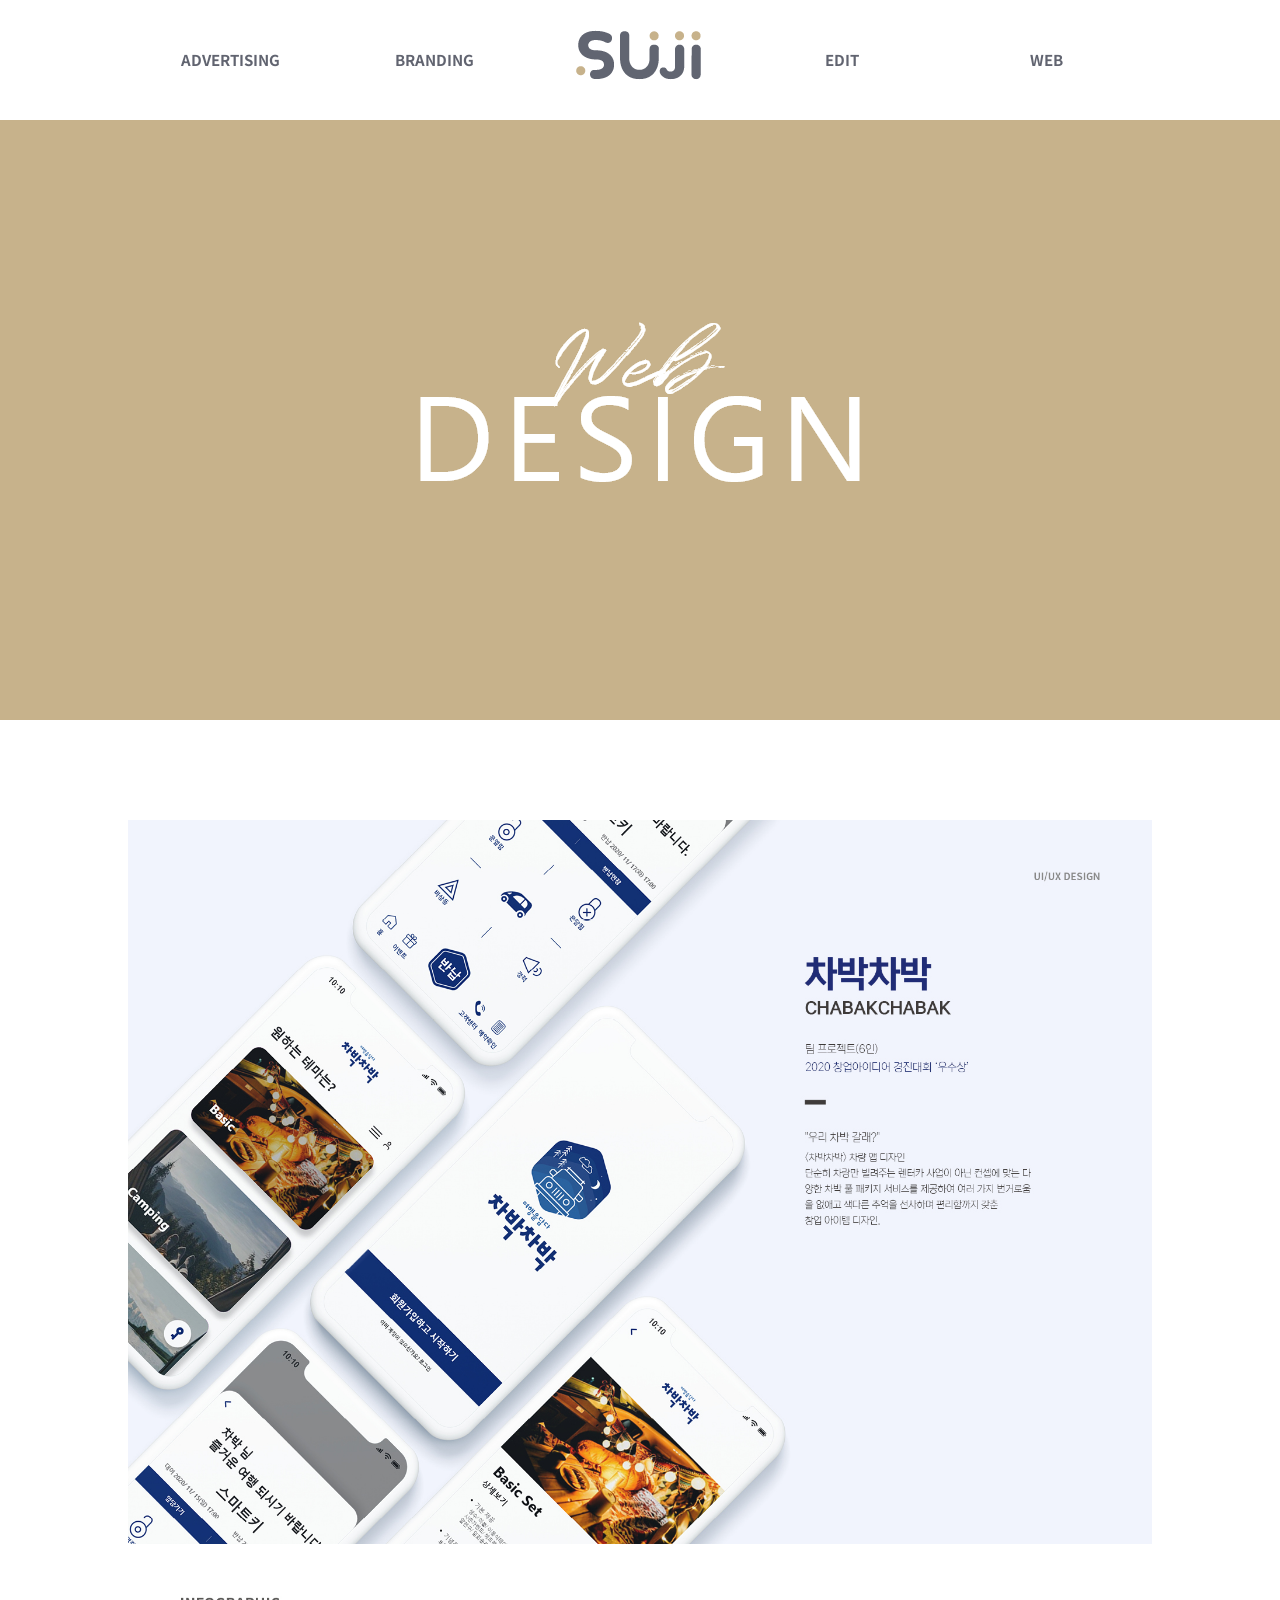
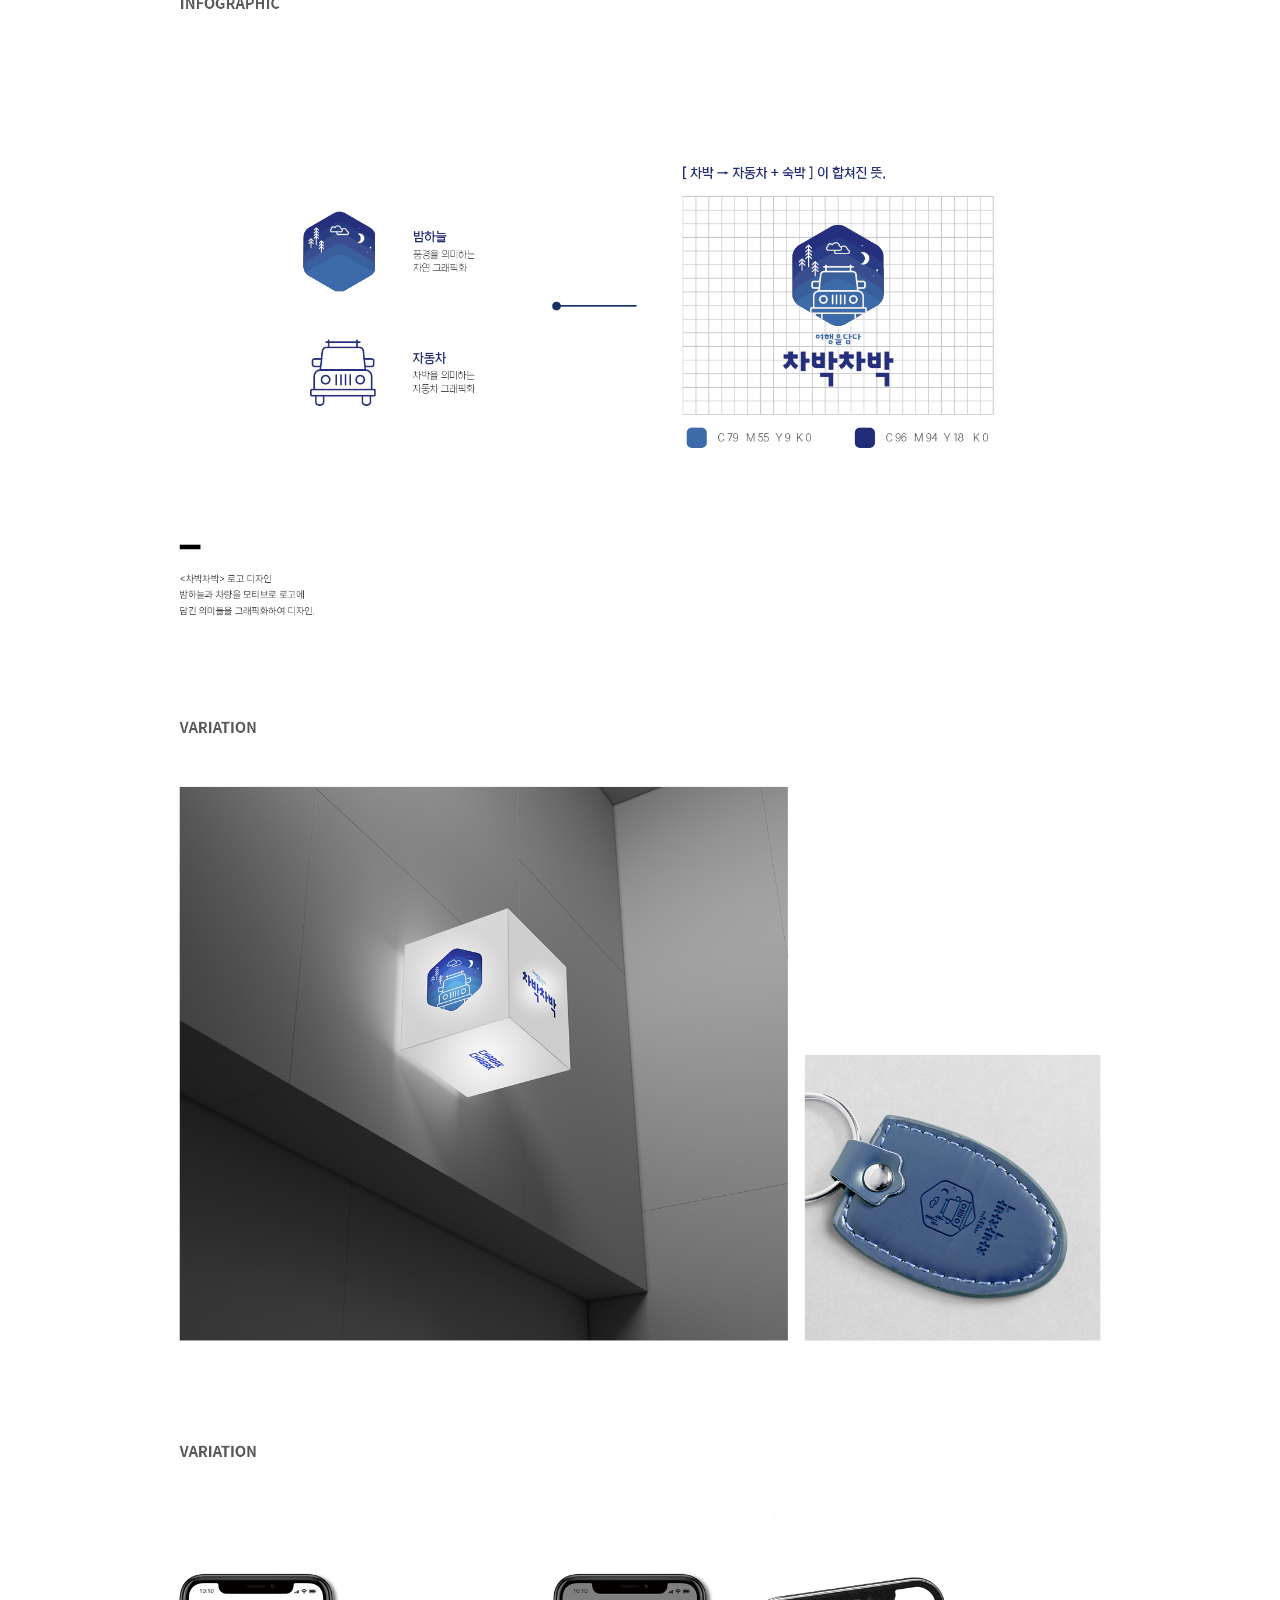
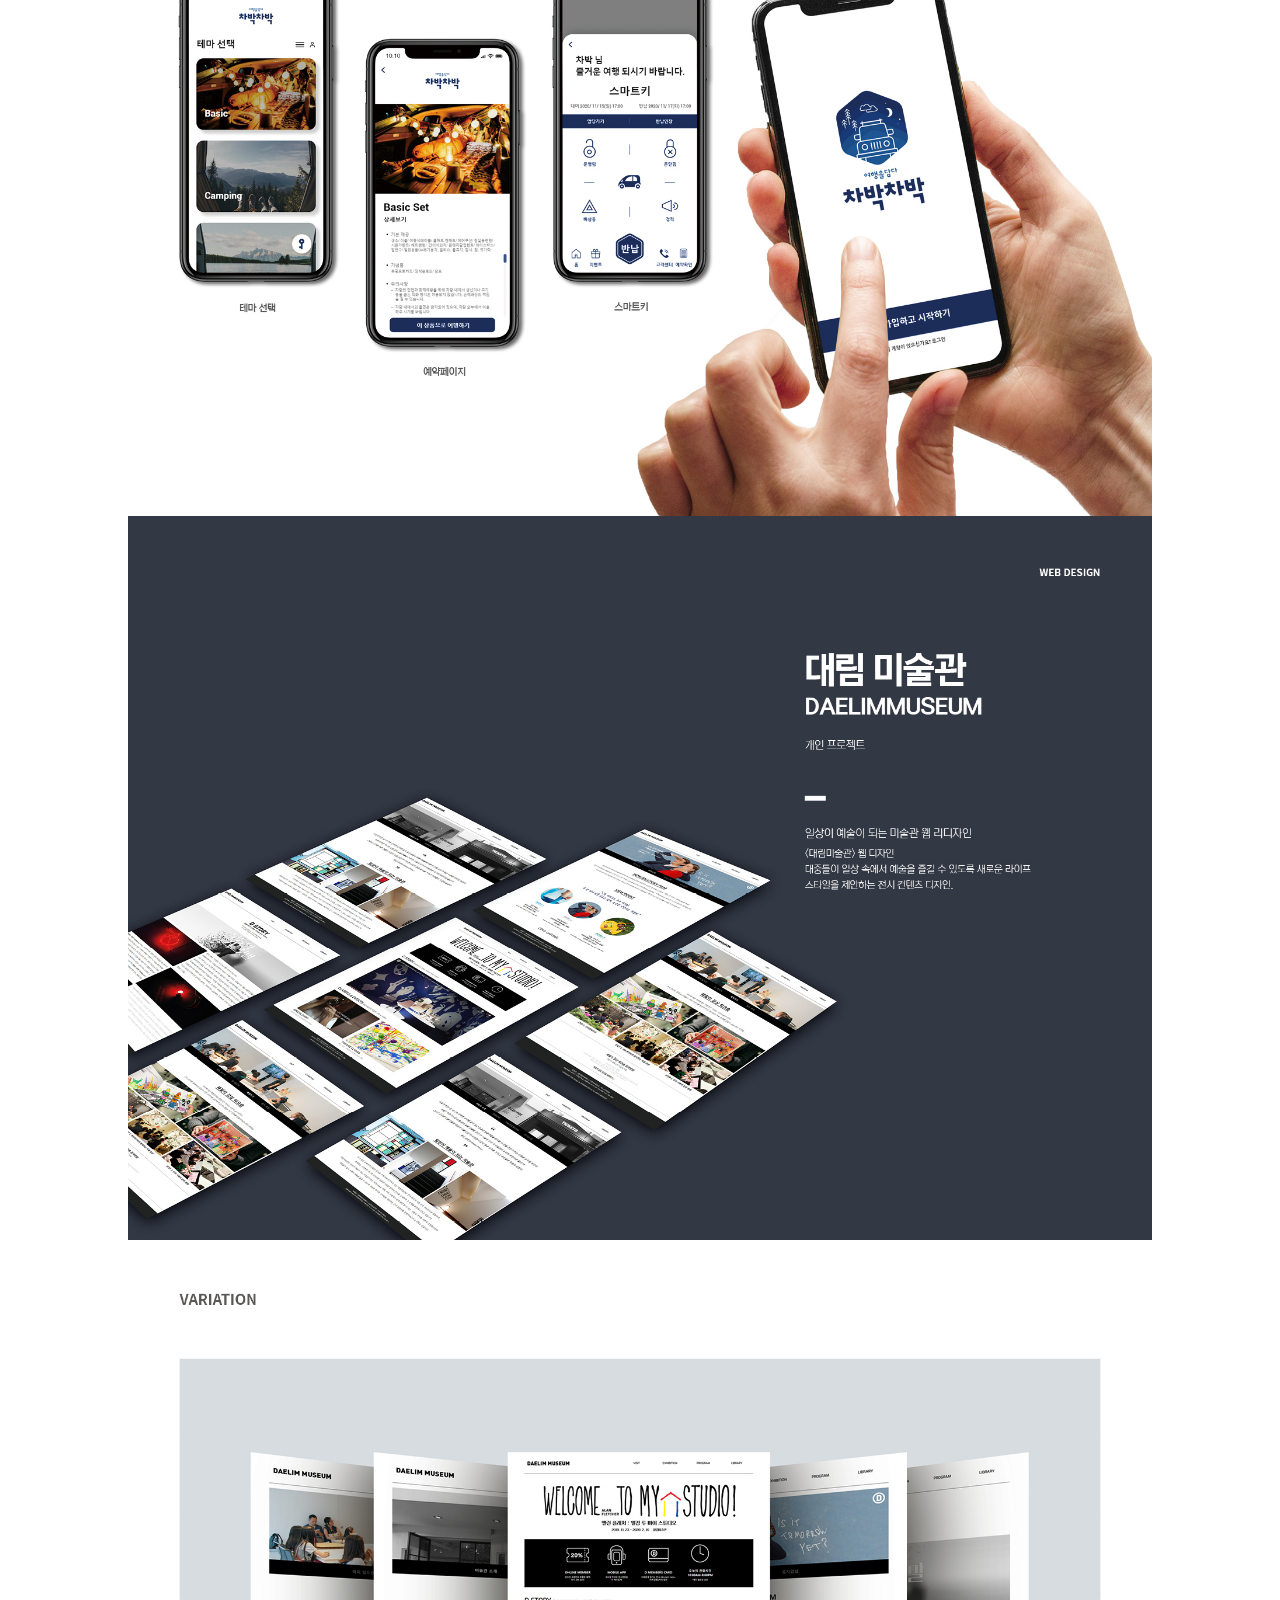
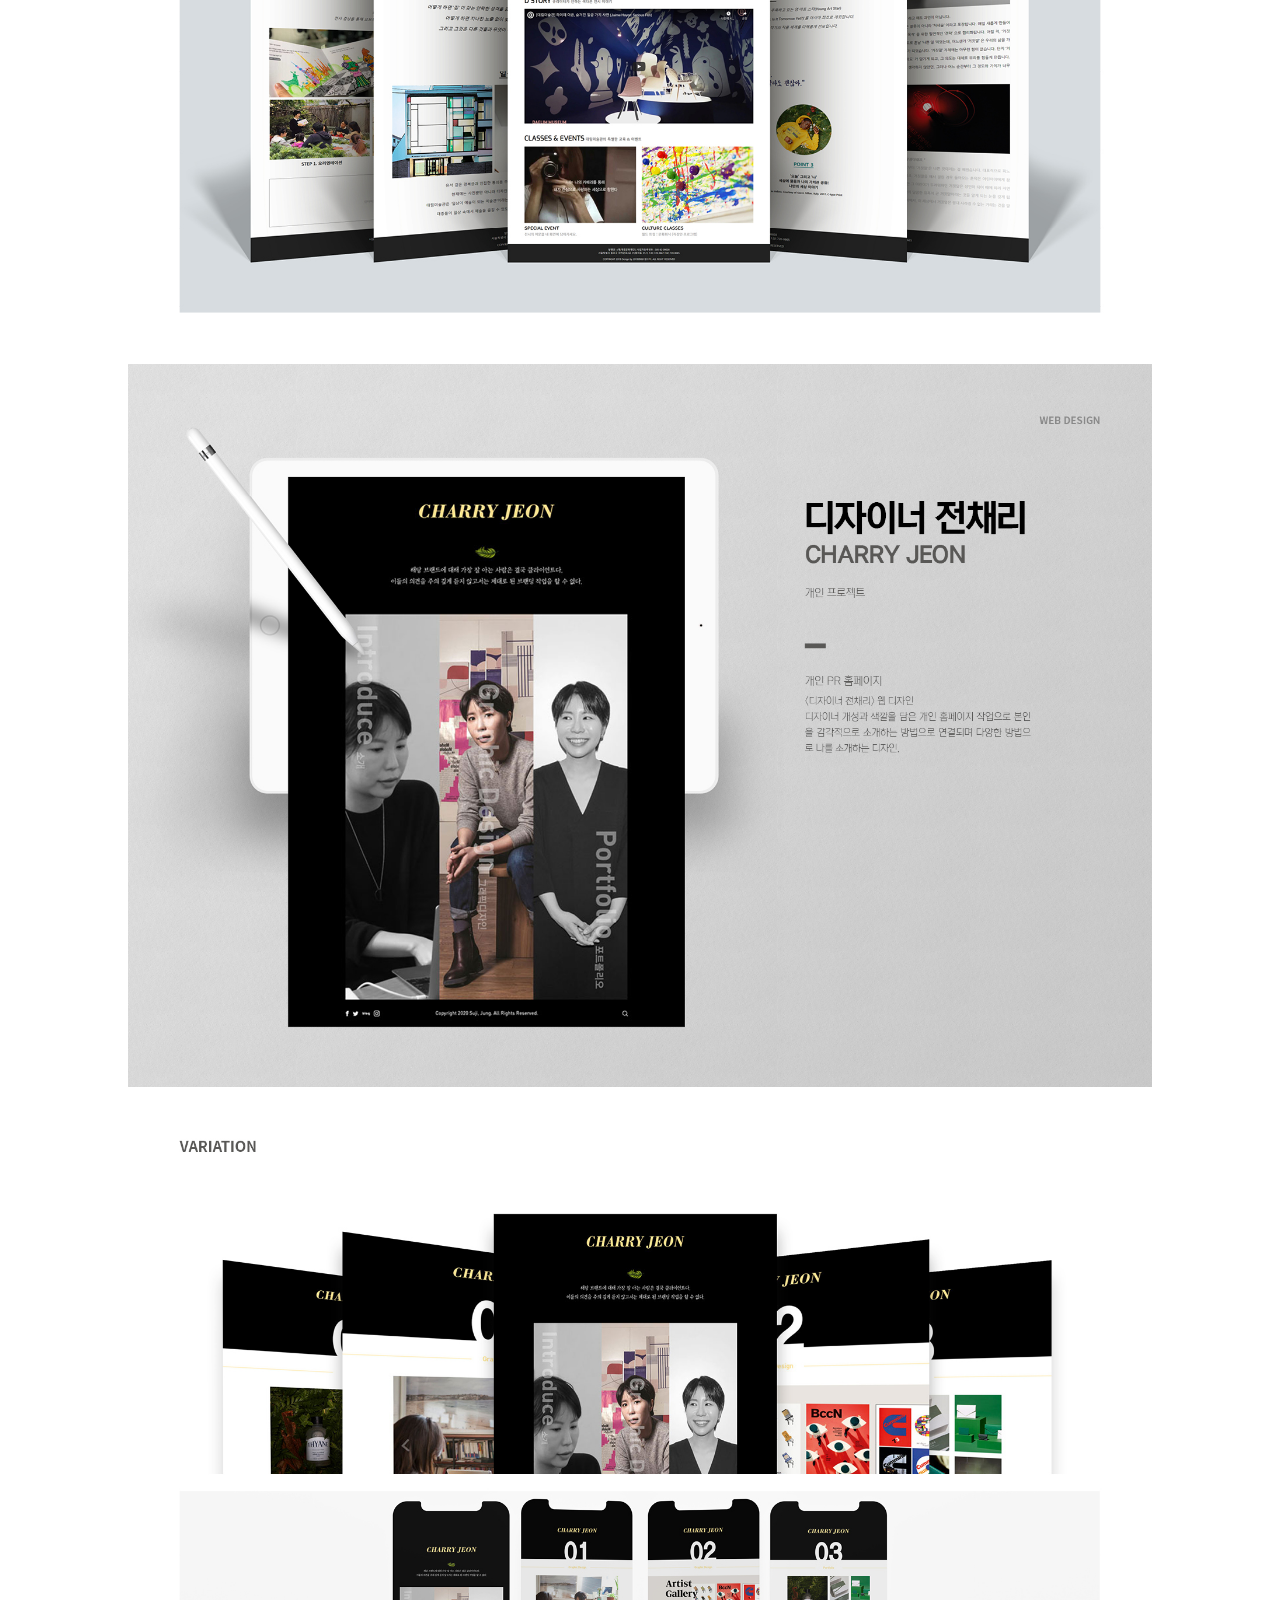
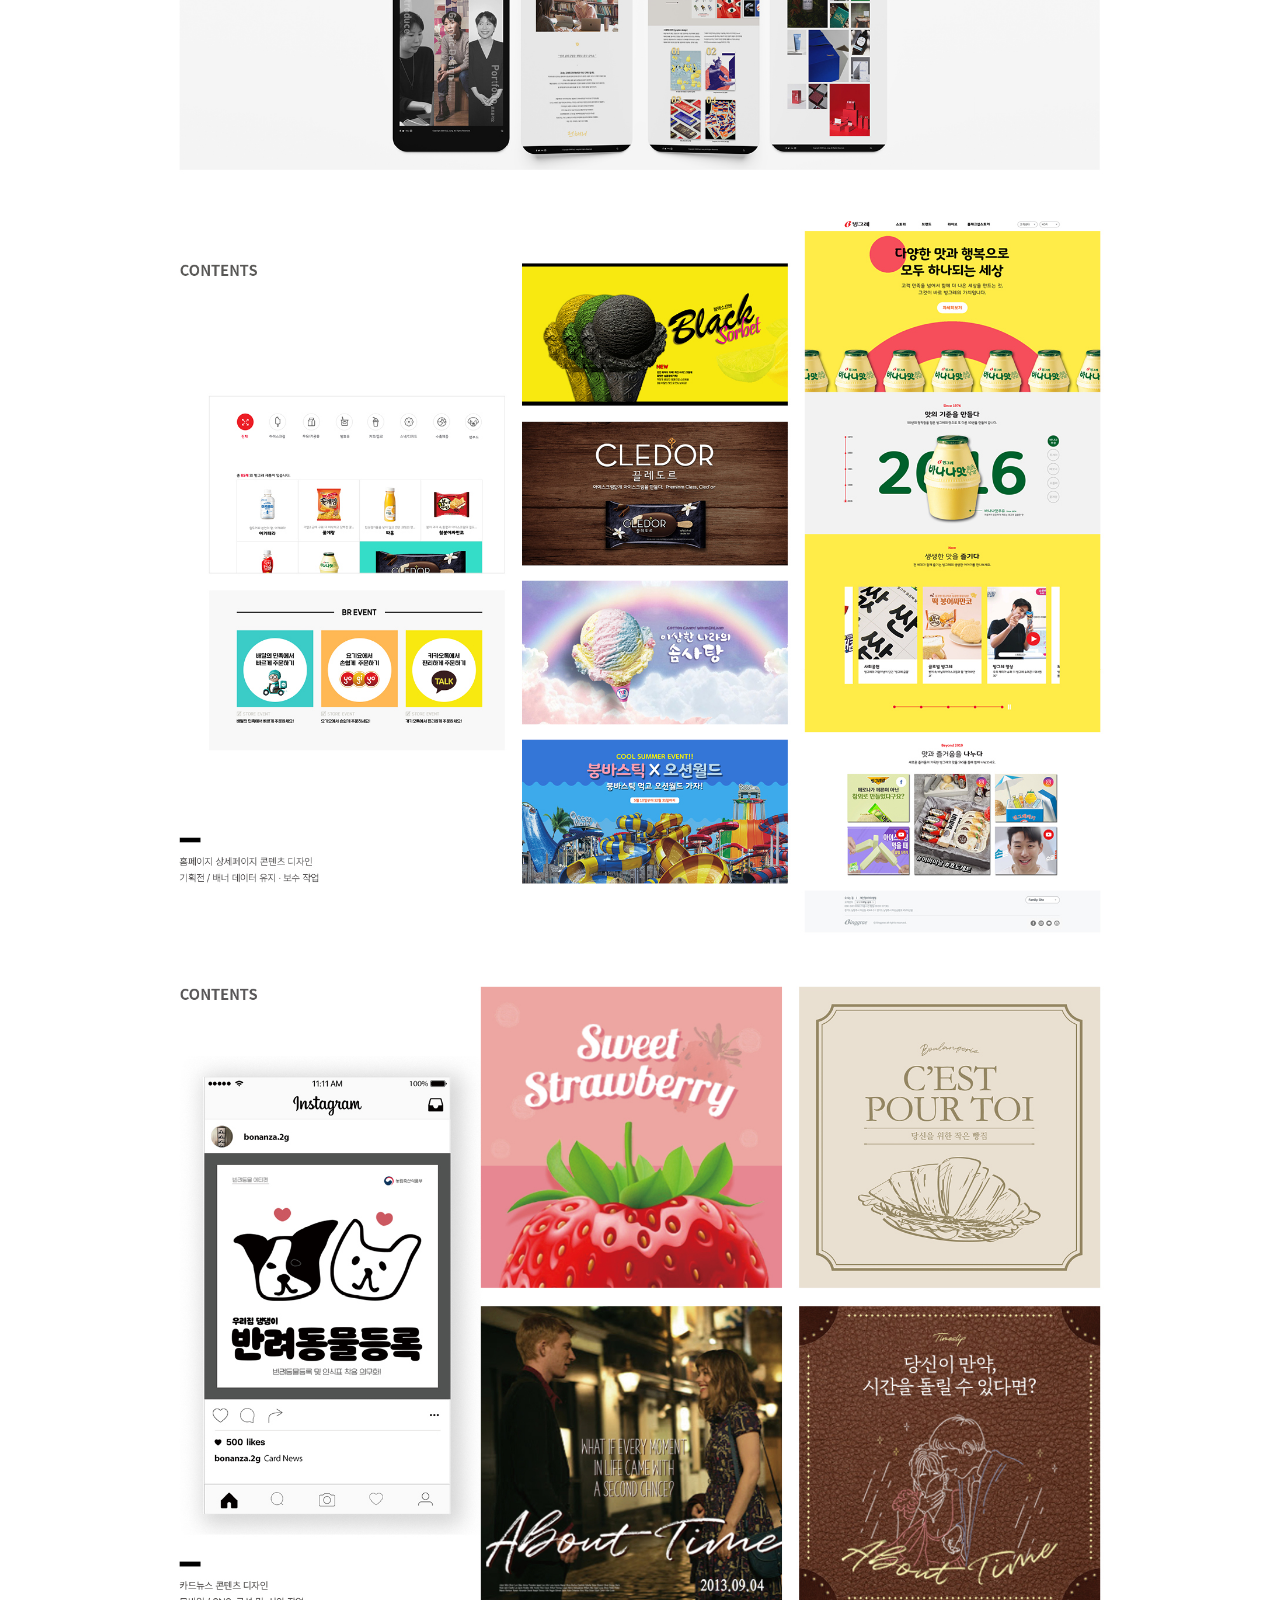
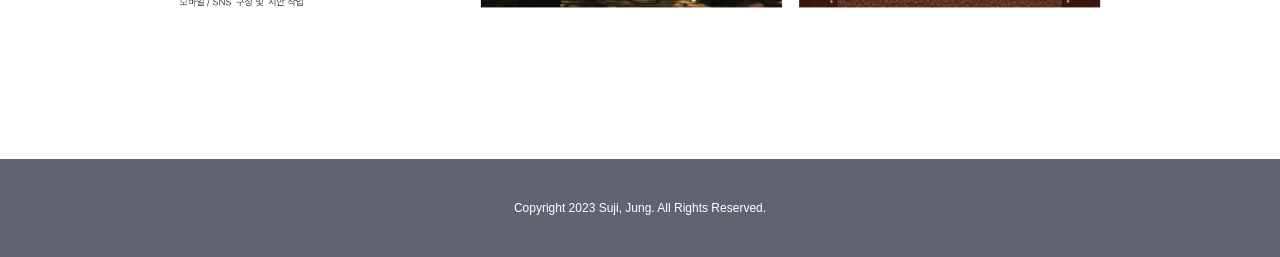
<file: web.html>
<!doctype html>
<html>
<head>
<meta charset="utf-8">
<title>SUJI_portfolio</title>
<!--외부스타일시트연결(link)-->
<link rel="stylesheet" href="css/style.css" type="text/css">
<link rel="preconnect" href="https://fonts.gstatic.com">
<link href="https://fonts.googleapis.com/css2?family=Lato:wght@300;400&family=Noto+Sans+KR:wght@400&display=swap" rel="stylesheet">
</head>

<body>
<div id="menubar">
	<header id="header"><!--메뉴바-->
	<div>
		<ul class="gnb">
			<li><a href="advertising.html">ADVERTISING</a></li>
			<li><a href="branding.html">BRANDING</a></li>
			<li><a href="index.html"><img src="img/logo.png" alt="로고"></a></li>
			<li><a href="edit.html">EDIT</a></li>
			<li><a href="web.html">WEB</a></li>
		</ul>
	</div>
	</header>
</div>

<div class="main1"><!--메인비쥬얼-->
	<div id="visual1">
		<img src="img/web/sub4_main.png" alt="메인이미지">
	</div>
</div>

<div id="container_sub"><!--컨텐츠-->
	<div class="container_sub1">
		<img src="img/web/sub4 (1).jpg" alt="웹디자인">
		<img src="img/web/sub4 (2).jpg" alt="웹디자인">
		<img src="img/web/sub4 (3).jpg" alt="웹디자인">
		<img src="img/web/sub4 (4).jpg" alt="웹디자인">
		<img src="img/web/sub4 (5).jpg" alt="웹디자인">
		<img src="img/web/sub4 (6).jpg" alt="웹디자인">
		<img src="img/web/sub4 (7).jpg" alt="웹디자인">
		<img src="img/web/sub4 (8).jpg" alt="웹디자인">
		<img src="img/web/sub4 (9).jpg" alt="웹디자인">
		<img src="img/web/sub4 (10).jpg" alt="웹디자인">
	</div>
</div>

<footer id="footer"><!--푸터-->
		<address class="company">Copyright 2023 Suji, Jung. All Rights Reserved.</address>
</footer>

</body>
</html>
</file>
<file: css/style.css>
@charset "utf-8";


*{margin:0; padding:0;} 
body {font-size:12px; font-family:sans-serif;}
ul {list-style:none;} 
img {border:0;}
a {text-decoration:none; color:#000;}


#menubar {width:1024px; margin:0 auto;} /* 메뉴바 */
#header {width:1024px;  height:120px; overflow:hidden; text-align: center; vertical-align: middle;}

.logo {width:250px; height:60px;}
.gnb {width:1024px; height:100px; padding: 0; padding-top: 20px; overflow:hidden; font-family: 'Lato', sans-serif;
font-family: 'Noto Sans KR', sans-serif;}

.gnb li {float:left; width:204px; text-align:center; line-height: 80px; display: inline-block; }
.gnb a {display:block; width:100%; color:#616470; transition:all 0.4s; font-weight:bold; font-size:15px;}
.gnb a:hover {box-sizing:border-box; font-size:17.5px; color:#c7b28b; } /* 링크에 마우스를 올렸을 때*/
.gnb .gnb1 {color:#c7b28b;}

#visual{position: absolute; top:0; left:50%; width: 1024px; margin-left: -512px; text-align: center; z-index: 10;}
.main {position: relative; height: 700px; }
.main:after{content:""; display: block; position: absolute; top:0; left:50%; width:50%; height: 700px; background: #bea377;}

#container {width:1024px; margin: 0 auto;} /* 컨텐츠 */
.container_1 img { width:1024px; text-align: center}

#link {width:1024px; margin: auto; padding:90px 0; text-align: center;} /* sns아이콘 */
#link a{display: inline-block; margin-left:20px;}
#link a:first-child{margin-left:0;}

#footer {padding:42px 0;text-align: center; color:#FFFFFF; background:#616470} /* 푸터 */
#footer address {font-style: normal;}


/*서부페이지*/
#visual1 {position: absolute; top:0; left:50%; width: 1024px; margin-left: -512px; text-align: center; z-index: 10; padding-top: 183px;}
.main1 {position: relative; height: 600px; background: #c7b28b; margin-bottom: 100PX;}

#container_sub {width:1024px; margin: 0 auto;} /* 컨텐츠 */
#container_sub div {padding-bottom: 100px;}
#container_sub div > img{display: block; margin:0 auto; width:1024px; text-align: center;}
</file>
